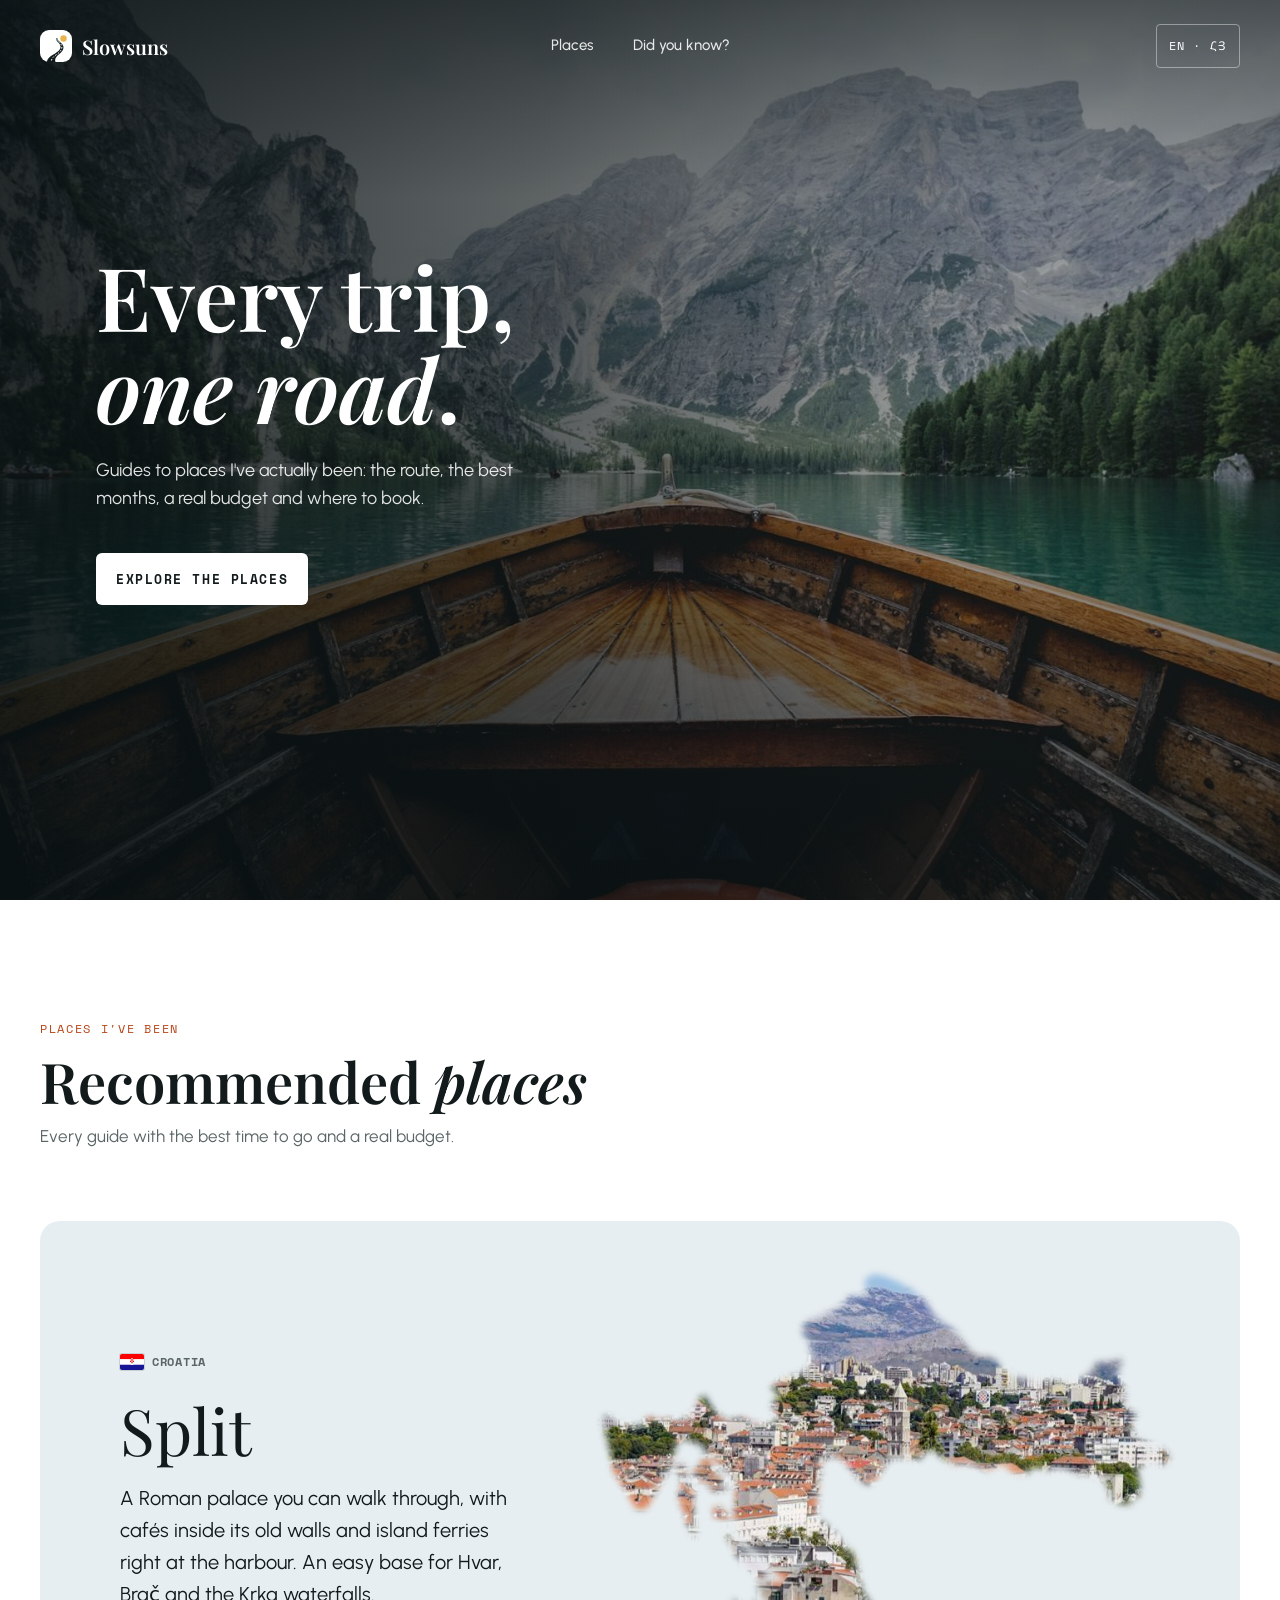
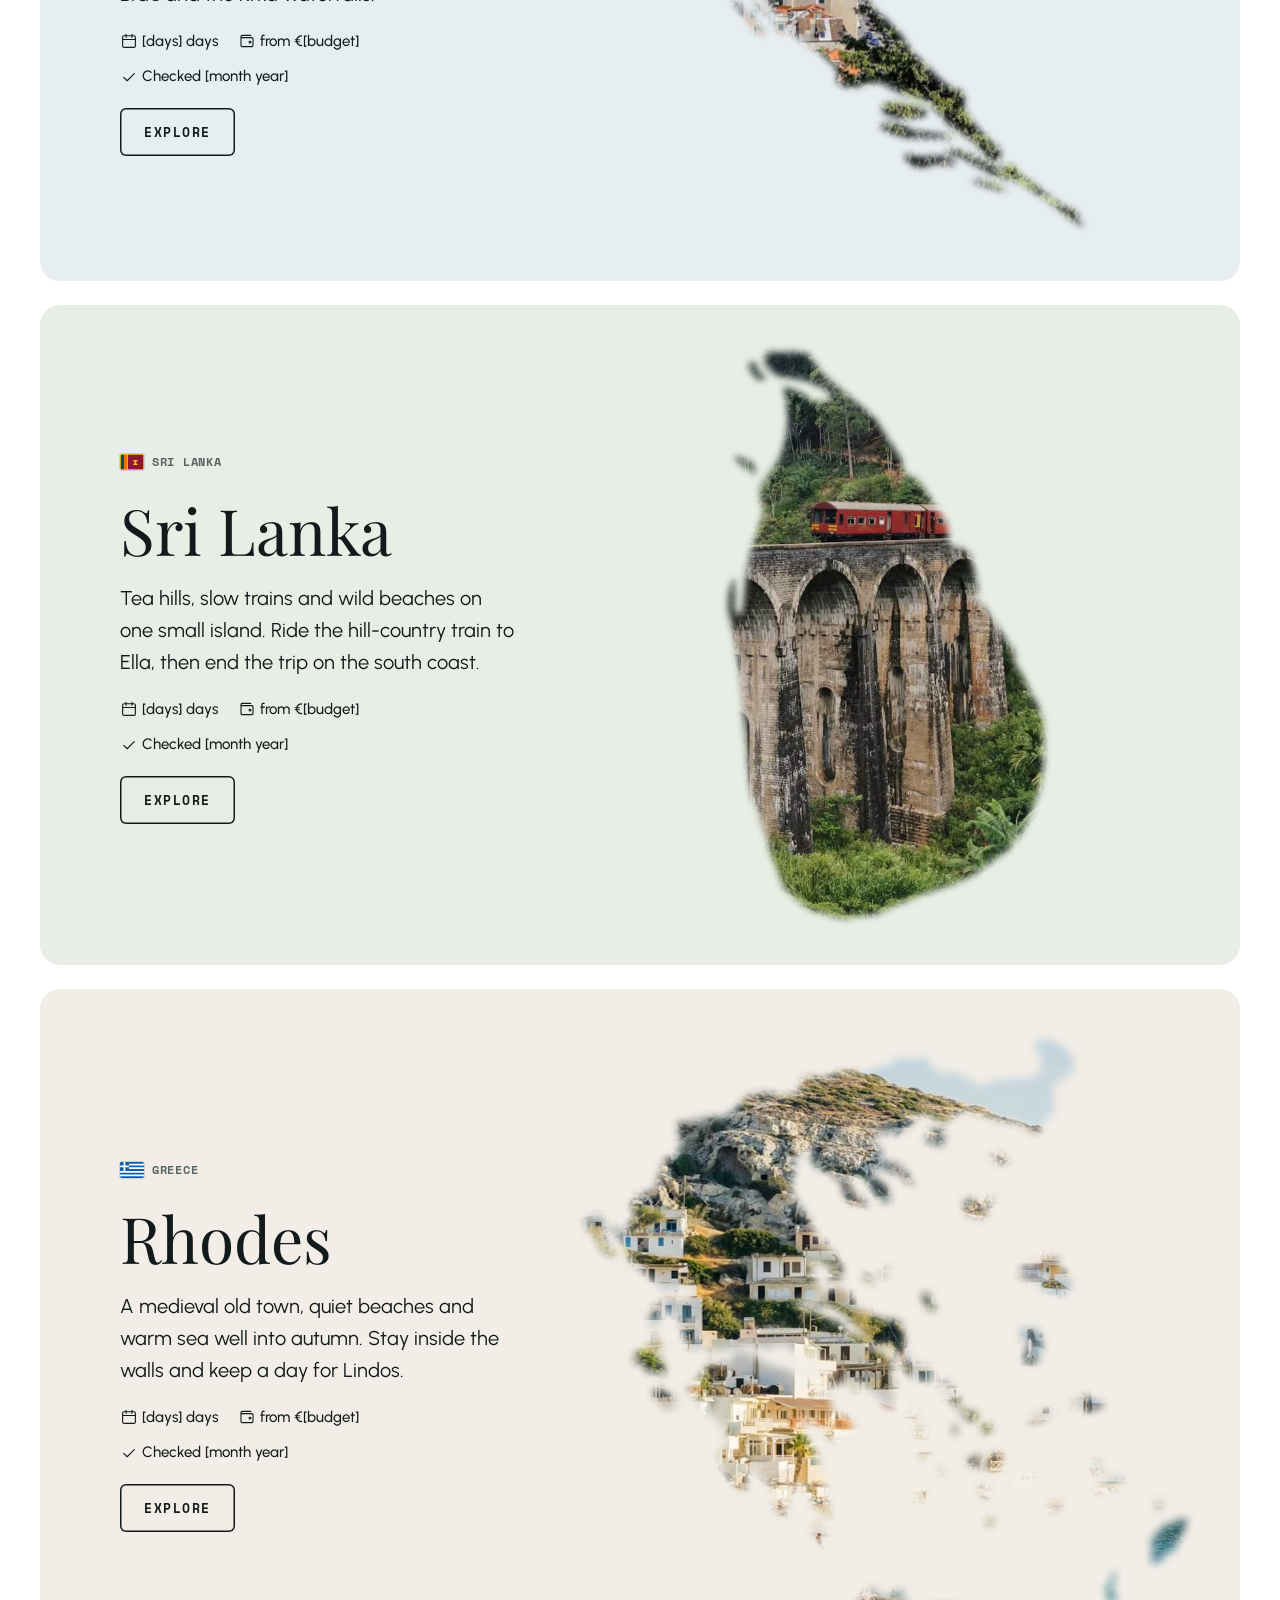
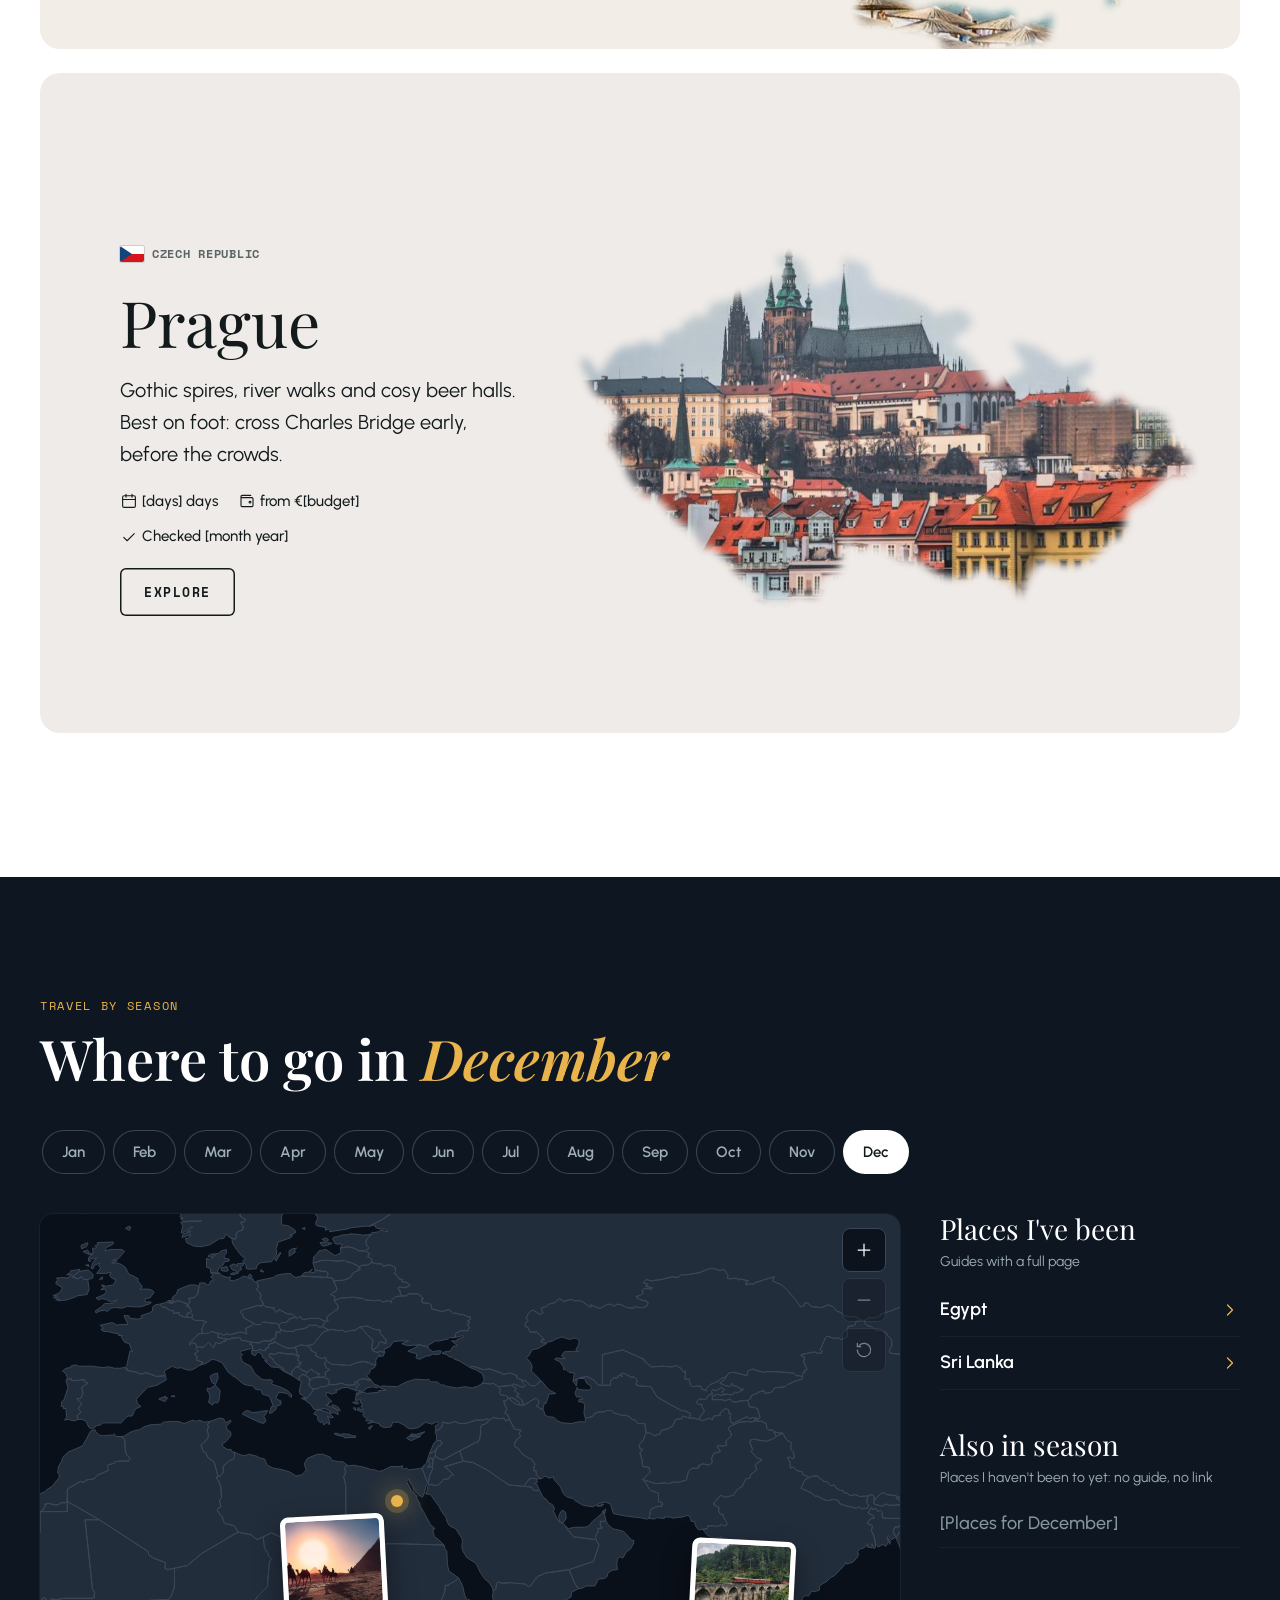
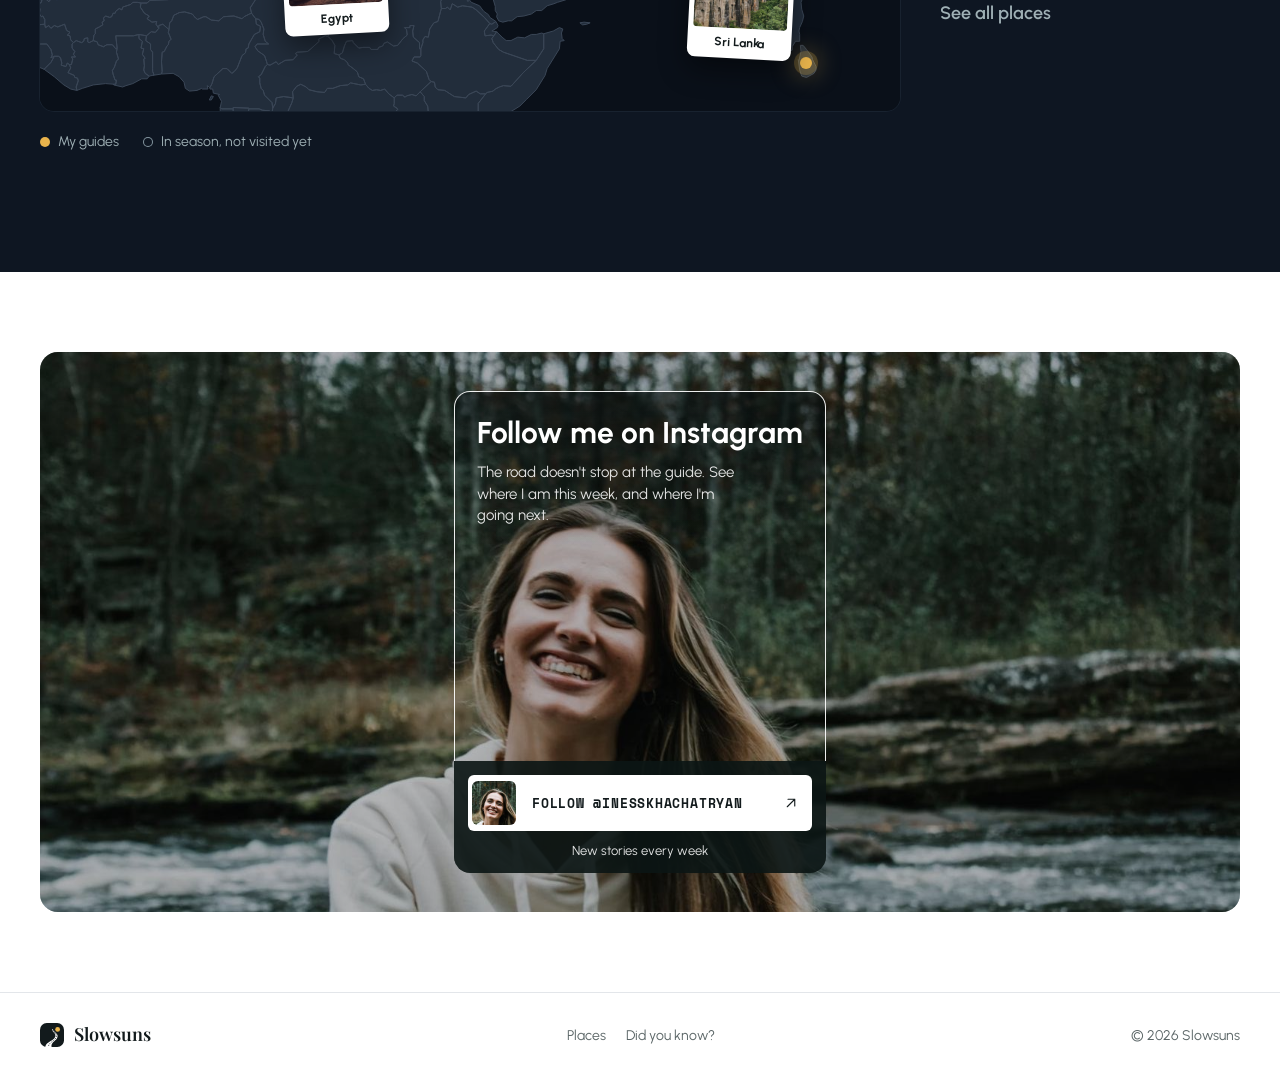
<file: index.html>
<!doctype html>
<html lang="en">
<head>
<meta charset="utf-8">
<meta name="viewport" content="width=device-width, initial-scale=1">
<title>Home · Slowsuns</title>
<link rel="stylesheet" href="tokens.css">
<link rel="stylesheet" href="components/index.css">
<script src="components/site.js" defer></script>
</head>
<body data-en-only>
<a class="skip-link" href="#main">Skip to content</a>

<!-- 1 · Hero: full-bleed moody photo, text left, no cards -->
<section class="hero" aria-label="Intro">
  <div class="hero__photo"><img src="assets/photos/hero.jpg" alt=""></div>
  <header class="site-header site-header--photo">
    <a class="logo" href="index.html"><svg class="logo__mark" viewBox="0 0 32 32" aria-hidden="true"><rect class="logo__tile" width="32" height="32" rx="9"/><path class="logo__road" d="M7 32 C8 24 21 23.5 20.5 16.5 C20.1 12.5 15.6 11.6 16.2 8.2 L17.4 8.2 C17 11.3 22.8 12.4 23.4 16.6 C24.3 23.8 13.5 25 15.5 32 Z"/><path class="logo__lane" d="M11.4 30.5 C12.4 25 21.6 23.8 21.9 17 C22 13.5 17.6 12 16.8 9.4" fill="none" stroke-width="1" stroke-dasharray="1.6 1.6"/><circle class="logo__sun" cx="23.5" cy="8.5" r="3.2"/></svg>Slowsuns</a>
    <nav class="site-nav" aria-label="Main">
      <a href="places.html" data-hy="Վայրեր">Places</a>
      <a href="facts.html" data-hy="Գիտե՞իր">Did you know?</a>
    </nav>
    <div class="site-header__end">
      <button class="lang-switch" type="button" data-toggle-lang aria-label="Switch language">EN · ՀՅ</button>
      <button class="btn-icon menu-btn" type="button" aria-label="Open menu" aria-expanded="false" aria-controls="menu-sheet" data-menu-open><span class="icon icon--menu icon--24" aria-hidden="true"></span></button>
    </div>
  </header>
<div class="offline-bar" data-offline-bar role="status" hidden><p>You're offline. Photos and the map will load when you're back online.</p><button type="button">Try again</button></div>
<div class="wrap"><div class="lang-note" role="note" hidden><span class="icon icon--info" aria-hidden="true"></span><div><p lang="hy">Այս էջը դեռ հայերեն չկա։ Ստորև՝ անգլերեն տարբերակը։</p><p class="lang-note__en">This page isn't in Armenian yet. Here is the English version.</p></div></div></div>
<div class="menu-sheet" id="menu-sheet" hidden>
  <div class="menu-sheet__top"><a class="logo" href="index.html"><svg class="logo__mark" viewBox="0 0 32 32" aria-hidden="true"><rect class="logo__tile" width="32" height="32" rx="9"/><path class="logo__road" d="M7 32 C8 24 21 23.5 20.5 16.5 C20.1 12.5 15.6 11.6 16.2 8.2 L17.4 8.2 C17 11.3 22.8 12.4 23.4 16.6 C24.3 23.8 13.5 25 15.5 32 Z"/><path class="logo__lane" d="M11.4 30.5 C12.4 25 21.6 23.8 21.9 17 C22 13.5 17.6 12 16.8 9.4" fill="none" stroke-width="1" stroke-dasharray="1.6 1.6"/><circle class="logo__sun" cx="23.5" cy="8.5" r="3.2"/></svg>Slowsuns</a><button class="btn-icon" type="button" aria-label="Close menu" data-menu-close><span class="icon icon--close icon--24" aria-hidden="true"></span></button></div>
  <nav aria-label="Main"><a href="places.html" data-hy="Վայրեր">Places</a>
      <a href="facts.html" data-hy="Գիտե՞իր">Did you know?</a></nav>
  <button class="lang-switch" type="button" data-toggle-lang aria-label="Switch language">EN · ՀՅ</button>
</div>
  <div class="hero__text">
    <h1 class="hero__title" data-hy="Ամեն ճամփորդություն՝ մեկ <em>ճանապարհ</em>։">Every trip, <em>one road</em>.</h1>
    <p class="hero__sub">Guides to places I've actually been: the route, the best months, a real budget and where to book.</p>
    <a class="btn btn--primary btn--mono" href="places.html" data-hy="Բացահայտիր վայրերը">Explore the places</a>
  </div>
  
</section>

<main id="main">
  <!-- 2 · Recommended places: full-width cards that stack on scroll -->
  <section aria-labelledby="rec-title">
    <div class="wrap places-intro">
      <p class="eyebrow">Places I've been</p>
      <h2 class="t-h2" id="rec-title">Recommended <em>places</em></h2>
      <p>Every guide with the best time to go and a real budget.</p>
    </div>
    <div class="place-stack">
      <article class="place-panel tint--split">
        <div class="place-panel__text">
          <span class="label label--plain"><img class="flag" src="assets/flags/hr.svg" alt=""><span>Croatia</span></span>
          <h3 class="place-panel__name">Split</h3>
          <p class="place-panel__desc">A Roman palace you can walk through, with cafés inside its old walls and island ferries right at the harbour. An easy base for Hvar, Brač and the Krka waterfalls.</p>
          <p class="meta"><span><span class="icon icon--calendar" aria-hidden="true"></span>[days] days</span><span><span class="icon icon--wallet" aria-hidden="true"></span>from €[budget]</span><span><span class="icon icon--check" aria-hidden="true"></span>Checked [month year]</span></p>
          <a class="btn btn--outline btn--mono place-panel__explore" href="split.html" aria-label="Explore: open the Split guide">Explore</a>
        </div>
        <div class="place-panel__pic"><div class="place-panel__shape shape--croatia place-panel__shape--tall"><img src="assets/photos/split.jpg" alt=""></div></div>
        <span class="place-panel__dim" aria-hidden="true"></span>
      </article>
      <article class="place-panel tint--srilanka">
        <div class="place-panel__text">
          <span class="label label--plain"><img class="flag" src="assets/flags/lk.svg" alt=""><span>Sri Lanka</span></span>
          <h3 class="place-panel__name">Sri Lanka</h3>
          <p class="place-panel__desc">Tea hills, slow trains and wild beaches on one small island. Ride the hill-country train to Ella, then end the trip on the south coast.</p>
          <p class="meta"><span><span class="icon icon--calendar" aria-hidden="true"></span>[days] days</span><span><span class="icon icon--wallet" aria-hidden="true"></span>from €[budget]</span><span><span class="icon icon--check" aria-hidden="true"></span>Checked [month year]</span></p>
          <a class="btn btn--outline btn--mono place-panel__explore" href="sri-lanka.html" aria-label="Explore: open the Sri Lanka guide">Explore</a>
        </div>
        <div class="place-panel__pic"><div class="place-panel__shape shape--sri-lanka place-panel__shape--tall"><img src="assets/photos/sri-lanka.jpg" alt="" loading="lazy"></div></div>
        <span class="place-panel__dim" aria-hidden="true"></span>
      </article>
      <article class="place-panel tint--rhodes">
        <div class="place-panel__text">
          <span class="label label--plain"><img class="flag" src="assets/flags/gr.svg" alt=""><span>Greece</span></span>
          <h3 class="place-panel__name">Rhodes</h3>
          <p class="place-panel__desc">A medieval old town, quiet beaches and warm sea well into autumn. Stay inside the walls and keep a day for Lindos.</p>
          <p class="meta"><span><span class="icon icon--calendar" aria-hidden="true"></span>[days] days</span><span><span class="icon icon--wallet" aria-hidden="true"></span>from €[budget]</span><span><span class="icon icon--check" aria-hidden="true"></span>Checked [month year]</span></p>
          <a class="btn btn--outline btn--mono place-panel__explore" href="rhodes.html" aria-label="Explore: open the Rhodes guide">Explore</a>
        </div>
        <div class="place-panel__pic"><div class="place-panel__shape shape--greece"><img src="assets/photos/rhodes.jpg" alt="" loading="lazy"></div></div>
        <span class="place-panel__dim" aria-hidden="true"></span>
      </article>
      <article class="place-panel tint--prague">
        <div class="place-panel__text">
          <span class="label label--plain"><img class="flag" src="assets/flags/cz.svg" alt=""><span>Czech Republic</span></span>
          <h3 class="place-panel__name">Prague</h3>
          <p class="place-panel__desc">Gothic spires, river walks and cosy beer halls. Best on foot: cross Charles Bridge early, before the crowds.</p>
          <p class="meta"><span><span class="icon icon--calendar" aria-hidden="true"></span>[days] days</span><span><span class="icon icon--wallet" aria-hidden="true"></span>from €[budget]</span><span><span class="icon icon--check" aria-hidden="true"></span>Checked [month year]</span></p>
          <a class="btn btn--outline btn--mono place-panel__explore" href="prague.html" aria-label="Explore: open the Prague guide">Explore</a>
        </div>
        <div class="place-panel__pic"><div class="place-panel__shape shape--czechia"><img src="assets/photos/prague.jpg" alt="" loading="lazy"></div></div>
        <span class="place-panel__dim" aria-hidden="true"></span>
      </article>
    </div>
  </section>

  <!-- 3 · Map: "Where to go in [month]" (navy) -->
  <section class="month-map-sec" id="map" data-theme="navy" data-month-map aria-labelledby="map-title">
    <div class="wrap">
      <p class="eyebrow">Travel by season</p>
      <h2 class="t-h2" id="map-title">Where to go in <em data-month-name>November</em></h2>
      <div class="months" role="group" aria-label="Choose a month">
          <button type="button" class="month-pill" aria-pressed="false" aria-label="January">Jan</button>
          <button type="button" class="month-pill" aria-pressed="false" aria-label="February">Feb</button>
          <button type="button" class="month-pill" aria-pressed="false" aria-label="March">Mar</button>
          <button type="button" class="month-pill" aria-pressed="false" aria-label="April">Apr</button>
          <button type="button" class="month-pill" aria-pressed="false" aria-label="May">May</button>
          <button type="button" class="month-pill" aria-pressed="false" aria-label="June">Jun</button>
          <button type="button" class="month-pill" aria-pressed="false" aria-label="July">Jul</button>
          <button type="button" class="month-pill" aria-pressed="false" aria-label="August">Aug</button>
          <button type="button" class="month-pill" aria-pressed="false" aria-label="September">Sep</button>
          <button type="button" class="month-pill" aria-pressed="false" aria-label="October">Oct</button>
          <button type="button" class="month-pill" aria-pressed="false" aria-label="November">Nov</button>
          <button type="button" class="month-pill" aria-pressed="false" aria-label="December">Dec</button>
      </div>
      <div class="month-map__grid">
        <div>
          <div class="month-map">
            <div class="month-map__clip">
              <svg class="month-map__land" preserveAspectRatio="none" aria-hidden="true" focusable="false" xmlns="http://www.w3.org/2000/svg" viewBox="0 0 1260 727"><rect class="month-map__sea" width="1260" height="727"/><path class="month-map__countries" d="M789,549L779,554L778,561L771,565L758,569L753,571L743,574L735,581L727,581L720,586L709,589L699,590L691,596L686,596L678,598L672,596L669,590L670,586L667,581L667,575L663,561L664,553L668,549L669,541L671,539L677,541L692,540L695,541L711,542L715,546L720,544L722,540L729,531L741,526L775,521L784,542ZM661,566L661,566L661,566ZM663,585L663,585L663,585ZM664,582L664,582L664,582ZM797,598L806,599L801,601L795,602L791,599ZM296,244L296,244L296,244ZM1005,239L1004,242L996,248L1003,251L1011,253L1014,248L1016,252L1020,252L1026,256L1031,257L1022,262L1019,261L1014,265L1005,264L1001,264L998,261L1003,258L999,254L990,259L986,257L984,260L985,264L980,265L975,272L966,271L961,276L965,279L970,279L970,283L973,288L973,290L967,297L966,301L958,299L951,299L953,292L943,288L940,288L923,279L904,268L895,253L878,252L873,250L875,244L871,239L866,239L855,233L850,235L854,238L848,236L846,240L841,240L836,244L836,251L824,251L824,206L854,199L856,200L885,213L886,216L896,224L911,223L926,224L932,222L939,226L943,232L946,230L945,242L951,242L953,251L955,253L968,252L970,257L977,259L976,256L982,250L995,244L998,241ZM1001,255L1001,255L1001,255ZM1008,268L1008,268L1008,268ZM1015,267L1015,267L1015,267ZM121,155L121,155L121,155ZM115,152L115,152L115,152ZM92,95L87,96L91,92ZM113,126L105,129L96,125L90,124L86,126L82,123L92,119L97,115L96,110L89,111L96,106L107,104L110,100L111,95L107,95L102,91L104,85L97,87L83,87L89,79L86,76L87,72L80,75L78,80L75,80L77,72L83,64L77,66L71,64L78,58L77,50L83,50L81,46L85,45L84,42L108,41L106,45L97,49L95,54L104,52L120,52L124,55L114,66L106,68L113,69L105,72L114,72L119,74L125,78L130,88L137,91L144,95L143,97L150,107L146,110L158,110L165,112L167,115L161,123L154,124L154,129L163,129L162,131L148,136L136,136L128,135L121,138L109,137L104,138L99,143L95,141L88,142L82,145L81,142L90,136L95,131L107,131ZM95,105L92,107L90,104ZM114,34L114,34L114,34ZM133,18L133,18L133,18ZM130,18L133,19L131,24L125,21ZM136,14L136,14L136,14ZM107,39L107,39L107,39ZM110,39L110,39L110,39ZM108,36L108,36L108,36ZM112,34L112,34L112,34ZM65,66L65,66L65,66ZM84,79L84,79L84,79ZM75,69L71,69L71,65ZM71,74L72,77L67,75ZM73,75L73,75L73,75ZM70,44L68,48L61,51L60,46L70,42ZM69,61L69,61L69,61ZM71,54L71,57L77,58L73,60L63,55L70,53ZM58,52L58,52L58,52ZM58,59L58,59L58,59ZM56,61L56,61L56,61ZM70,96L65,96L60,92L56,95L47,92L58,84L71,82L78,89L77,94ZM132,137L132,137L132,137ZM827,440L829,449L825,451L821,450L821,457L824,460L817,461L818,464L814,472L814,476L813,477L782,473L770,459L770,457L774,461L783,459L798,459L804,457L809,451L823,439L825,435ZM827,445L827,445L827,445ZM792,457L792,457L792,457ZM783,457L783,457L783,457ZM799,458L799,458L799,458ZM805,455L805,455L805,455ZM608,181L600,181L598,183L585,186L579,186L573,190L568,192L569,197L566,194L553,191L552,193L548,192L539,193L530,190L540,186L527,186L518,187L512,195L504,198L505,203L499,201L494,203L487,200L496,193L496,189L499,187L507,190L507,184L504,182L503,179L499,176L498,170L490,169L479,164L468,166L462,170L454,171L447,173L443,170L438,171L426,169L423,170L414,165L418,157L422,157L420,151L433,141L436,140L437,135L431,127L441,123L459,122L474,124L476,126L492,127L498,126L501,129L511,127L515,130L515,126L521,121L530,120L537,120L539,117L554,117L562,124L559,125L560,130L570,131L573,133L574,139L589,143L599,140L606,146L609,145L617,148L620,147L627,151L630,150L631,154L626,157L630,159L626,162L629,166L627,171L617,171L609,175ZM533,191L533,191L533,191ZM513,737L524,726L523,724L518,721L519,717L519,709L523,705L531,705L535,708L537,706L545,704L551,706L557,700L563,707L563,713L568,721L569,731L567,736L566,737L513,737ZM789,281L789,281L789,281ZM824,251L836,251L836,244L841,240L846,240L848,236L854,238L850,235L855,233L866,239L871,239L875,244L873,250L878,252L895,253L904,268L923,279L940,288L943,288L953,292L951,299L942,296L940,300L931,301L927,311L919,315L910,317L909,322L900,325L896,322L888,320L886,307L876,307L872,302L867,301L864,297L858,295L853,295L840,291L838,288L829,288L827,290L819,290L813,292L809,297L799,299L797,292L798,280L796,276L789,275L790,271L795,272L793,268L786,268L784,262L787,254L789,257L797,258L804,258L808,256L807,252L801,248L798,241L789,241L787,243L786,252L781,245L791,240L801,238L811,243L818,251ZM460,265L460,265L460,265ZM648,248L660,249L664,248L672,253L675,258L673,261L675,265L682,266L688,270L688,271L686,269L683,274L679,274L684,286L681,292L685,294L688,301L682,303L680,299L673,300L664,298L659,302L657,300L648,302L639,302L630,305L622,307L615,307L608,304L599,307L590,305L589,312L583,317L580,316L579,311L584,307L582,304L574,308L565,305L554,313L543,315L538,313L533,309L525,305L517,305L514,312L505,313L498,310L497,307L488,305L480,307L488,303L477,303L479,301L473,295L475,291L464,287L467,283L468,286L474,286L470,282L473,280L469,275L470,272L462,273L463,267L469,262L476,261L478,263L497,261L496,259L507,258L497,254L501,252L524,253L527,251L537,246L550,242L566,243L569,242L573,246L582,246L588,251L591,250L594,252L610,255L623,253L633,255L642,252ZM485,243L489,249L497,252L494,255L487,253L479,255L476,258L470,261L463,266L463,263L470,259L462,259L461,258L464,255L464,252L468,250L464,246L467,243L476,241L479,243ZM285,349L285,358L277,362L268,370L269,378L265,383L261,385L255,363L246,357L243,350L239,348L236,338L245,330L247,325L245,317L247,311L245,309L249,304L263,299L269,300L272,306L279,302L280,304L273,311L274,316L279,319L280,324L273,333L267,337L268,341L275,345L280,345L281,348ZM282,330L282,330L282,330ZM278,343L278,343L278,343ZM156,618L155,625L162,630L162,638L165,642L165,666L165,670L167,675L165,676L160,677L154,673L152,668L153,662L152,652L154,651L150,645L152,637L148,636L150,626L145,622L145,616ZM966,301L967,297L973,290L973,288L970,283L970,279L965,279L961,276L966,271L975,272L980,265L985,264L984,260L986,257L990,259L999,254L1003,258L998,261L1001,264L1005,264L999,266L993,264L985,267L985,272L1001,272L1002,274L1011,271L1015,275L1020,276L1025,274L1037,273L1040,283L1045,283L1051,285L1055,298L1053,300L1045,298L1039,300L1036,297L1029,300L1015,307L1013,306L1011,301L1012,292L1009,292L1009,287L1004,285L996,292L997,295L987,296L985,302L981,299L970,303ZM1001,255L1001,255L1001,255ZM1002,269L1002,269L1002,269ZM580,316L583,317L589,312L590,305L599,307L608,304L615,307L622,307L630,305L639,302L648,302L657,300L659,302L652,308L647,309L645,314L646,319L644,330L642,334L638,335L615,347L591,360L586,359L579,355L580,346L583,341L589,337L587,332L581,332L581,324L579,320ZM261,175L261,178L261,181L272,183L272,187L269,186L266,189L261,190L258,188L254,196L247,188L240,195L230,195L227,189L223,189L219,192L219,189L230,178L231,176L238,175L247,175L250,172ZM376,50L373,52L374,56L365,62L365,54L370,51ZM346,69L344,66L352,56L353,57ZM362,-10L364,-7L358,-5L354,3L354,16L363,17L373,23L375,27L366,31L370,31L367,35L349,41L346,51L347,55L346,60L339,70L324,71L318,75L317,80L307,81L302,80L302,75L297,69L301,65L296,62L288,52L282,43L281,35L283,36L283,36L286,37L288,33L287,29L290,26L297,23L298,19L294,12L299,12L301,8L293,3L294,-3L292,-7L293,-10L362,-10ZM377,49L377,49L377,49ZM369,36L369,36L369,36ZM371,31L371,31L371,31ZM557,700L551,706L545,704L537,706L535,708L531,705L523,705L519,709L511,703L505,696L499,698L493,697L487,698L482,695L477,689L474,681L467,678L465,671L459,666L451,660L451,658L446,653L440,651L438,646L443,643L446,633L449,626L458,625L459,628L467,636L473,635L483,635L485,638L495,638L496,635L502,633L504,629L509,627L518,633L524,632L532,622L538,617L537,609L534,606L542,606L542,603L548,603L546,611L547,620L556,628L556,637L558,637L558,647L557,649L548,649L545,655L553,658L566,670L570,682L573,685ZM558,637L556,637L556,628L547,620L546,611L548,603L542,603L542,606L534,606L537,609L538,617L532,622L524,632L518,633L509,627L504,629L502,633L496,635L495,638L485,638L483,635L473,635L467,636L459,628L458,625L449,626L446,633L443,643L438,646L431,644L432,632L428,625L422,619L423,614L419,610L416,598L410,596L415,590L413,585L418,580L417,575L420,573L425,561L436,560L436,515L436,509L448,509L448,485L520,483L592,485L593,490L596,494L597,514L599,523L613,533L608,538L600,542L599,544L594,544L593,554L587,568L588,578L583,597L577,599L571,608L569,620L564,619L561,624L561,628ZM1114,634L1114,634L1114,634ZM1113,642L1113,642L1113,642ZM1114,632L1118,632L1123,638L1131,649L1132,653L1137,663L1137,668L1134,673L1123,679L1116,677L1113,668L1111,653L1112,654L1115,641ZM165,283L165,283L165,283ZM183,269L187,269L183,275L174,271L184,267ZM197,268L192,267L197,266ZM163,280L163,280L163,280ZM124,225L128,227L127,229L142,232L145,234L153,234L154,232L163,235L166,236L170,238L184,237L185,243L171,251L158,254L144,268L141,272L143,278L148,282L141,285L138,289L135,296L129,296L124,300L119,306L92,306L89,309L83,310L77,315L72,313L67,303L62,301L56,301L54,296L60,290L56,285L61,278L54,271L60,270L63,262L61,254L70,248L66,246L65,243L59,243L56,244L46,244L46,241L39,243L40,239L37,233L33,230L38,226L45,225L45,223L52,221L57,223L77,223L91,225L102,224L109,226L117,226ZM642,737L642,717L646,712L653,703L655,701L664,699L667,696L673,693L679,691L690,692L708,672L727,654L738,637L738,615L752,611L761,606L766,608L764,614L765,622L768,625L762,626L761,637L743,666L740,676L727,697L713,711L703,721L690,729L682,734L679,737L642,737ZM738,615L738,637L727,654L714,654L679,642L672,638L664,628L662,622L665,618L669,612L677,620L683,625L690,625L700,620L710,621L720,616L727,616L735,614ZM418,157L414,165L409,166L405,163L394,163L392,166L386,168L373,170L372,172L361,172L353,170L350,165L351,162L354,159L361,159L365,154L374,151L377,153L381,150L385,155L395,153L408,153ZM345,188L335,191L335,196L330,197L331,200L325,200L321,198L319,200L310,200L312,199L311,192L307,191L311,188L321,189L327,186L339,186L340,183ZM-10,638L-9,638L-6,632L1,630L10,630L16,638L18,646L16,650L21,648L21,648L16,657L9,664L6,667L-6,662L-6,658L-10,656L-10,638ZM-6,661L-6,661L-6,661ZM420,215L417,218L419,225L424,228L418,232L418,237L416,239L407,239L409,234L405,233L397,227L392,232L382,228L378,224L381,222L379,219L383,218L377,214L380,207L376,208L377,204L374,195L382,192L391,193L397,197L397,200L405,204L404,208L413,212L418,210ZM-10,567L-3,572L-3,572L0,579L-1,586L2,590L4,589L7,594L7,601L-4,602L-10,600L-10,567ZM592,444L592,444L592,444ZM654,549L654,549L654,549ZM775,521L741,526L729,531L722,540L720,544L715,546L711,542L695,541L692,540L677,541L671,539L669,541L668,549L664,553L663,548L658,540L651,534L645,525L639,512L625,503L619,493L618,486L619,480L618,475L609,461L600,457L596,450L595,445L588,435L585,429L572,411L565,410L567,406L569,396L582,398L587,394L591,389L599,388L601,384L606,382L593,370L618,363L620,362L634,364L655,375L687,397L707,399L709,399L720,400L723,405L732,405L737,415L742,418L744,422L751,426L754,432L752,435L758,447L761,451L766,453L770,457L770,459L782,473L813,477L814,476L819,485L811,509ZM589,440L589,440L589,440ZM235,732L235,732L235,732ZM297,219L297,219L297,219ZM1270,137L1264,135L1244,143L1231,147L1232,149L1224,152L1214,152L1209,156L1203,156L1195,150L1189,151L1178,149L1175,145L1167,142L1162,136L1155,133L1145,137L1132,136L1128,134L1125,130L1120,131L1120,134L1114,136L1108,127L1096,113L1087,104L1073,98L1076,92L1062,96L1047,101L1046,103L1040,102L1034,104L1035,99L1038,98L1025,95L1023,97L1021,94L1010,95L1007,94L1008,90L1002,81L996,83L987,80L981,80L966,86L948,89L939,89L935,93L926,92L910,96L896,98L888,96L884,101L891,103L887,106L897,108L896,110L885,109L882,112L884,116L880,119L873,121L878,125L889,128L891,130L889,135L884,137L876,137L872,135L870,138L859,137L852,133L846,132L841,135L836,132L830,133L821,138L818,138L807,133L807,137L800,132L792,127L782,127L779,125L767,128L761,124L754,130L745,132L743,135L734,138L737,145L732,147L723,141L719,142L715,147L712,153L715,156L711,160L711,165L715,166L718,173L728,173L739,184L734,185L734,187L742,190L730,197L721,199L716,208L712,210L719,218L721,224L720,230L734,244L725,252L718,251L712,245L708,244L698,240L699,237L689,233L678,235L676,233L659,227L649,228L638,224L632,223L630,225L614,215L608,213L604,210L599,209L596,206L589,204L593,202L601,201L605,194L612,193L603,186L612,186L611,184L621,180L620,178L608,181L609,175L617,171L627,171L629,166L626,162L630,159L626,157L631,154L630,150L627,151L620,147L617,148L609,145L606,146L599,140L589,143L574,139L573,133L570,131L560,130L559,125L562,124L554,117L539,117L537,120L530,120L528,117L527,111L524,109L526,107L535,108L542,105L539,101L530,99L531,96L526,95L523,90L519,87L521,84L520,78L514,75L508,75L503,77L501,73L494,73L486,71L486,66L480,62L483,58L477,54L482,50L478,45L478,38L485,30L485,28L496,26L499,24L510,26L505,22L498,22L492,20L491,16L482,18L500,9L524,-7L527,-10L1270,-10ZM727,200L727,200L727,200ZM399,81L395,85L402,86L403,82L413,84L419,84L422,87L421,93L383,91L387,86L394,85L399,81ZM552,193L553,191L566,194L569,197L576,202L585,200L588,201L586,205L580,206L576,205L570,208L566,208L556,213L551,211L552,205L539,201L553,194ZM487,200L494,203L499,201L505,203L503,208L497,209L497,206L492,214L492,221L485,220L483,218L474,216L463,218L454,222L427,220L420,215L418,210L413,212L404,208L405,204L397,200L397,197L391,193L400,191L415,173L423,170L426,169L438,171L443,170L447,173L454,171L462,170L468,166L472,168L477,174L485,182L488,186L486,194ZM766,453L761,451L760,443L763,436L766,434L770,437L771,446ZM39,243L46,241L46,244L56,244L59,243L65,243L66,246L70,248L61,254L63,262L60,270L54,271L61,278L56,285L60,290L54,296L56,301L50,303L41,301L36,302L39,298L38,285L34,285L35,282L31,282L32,275L35,272L38,264L41,254L38,244ZM431,127L437,135L436,140L433,141L420,151L422,157L418,157L408,153L395,153L385,155L381,150L377,153L374,151L370,147L362,146L350,140L347,144L342,140L344,138L331,136L327,133L325,135L327,130L322,123L324,120L322,115L317,111L320,106L318,100L318,98L318,98L342,93L346,90L355,88L367,87L372,92L375,93L383,91L421,93L429,94L430,98L435,109L434,113L429,115L426,118L432,121ZM1075,319L1079,326L1073,330L1063,333L1046,330L1041,331L1040,335L1044,345L1042,348L1050,357L1058,360L1048,367L1050,375L1041,382L1040,387L1034,388L1029,399L1022,403L1016,412L1004,415L998,412L988,422L987,426L995,430L994,435L997,440L1001,440L1001,443L1006,452L1006,456L1002,457L1000,455L990,458L988,457L978,457L978,461L971,462L965,463L961,458L959,451L954,450L953,446L950,441L941,444L930,445L929,446L923,444L915,444L915,446L903,445L900,447L892,446L895,433L902,429L911,428L912,423L906,421L906,409L895,405L892,402L888,395L883,389L902,395L916,394L922,395L927,393L935,393L947,390L950,377L956,372L961,373L966,371L964,369L971,366L980,368L985,364L984,358L987,351L997,348L992,340L993,339L998,340L1006,339L1005,333L1013,325L1012,320L1008,314L1013,310L1025,305L1039,304L1042,305L1048,303L1058,304L1064,307L1065,314L1068,317L1073,316ZM857,506L857,506L857,506ZM789,549L784,542L775,521L811,509L819,485L814,476L814,472L818,464L817,461L824,460L821,457L821,450L825,451L829,449L832,455L839,461L855,465L867,478L870,478L870,482L865,491L859,495L854,504L849,502L846,506L845,514L846,521L838,522L832,526L831,531L827,534L818,535L813,545L800,545L795,548ZM827,440L825,435L829,432ZM827,445L827,445L827,445ZM293,-10L292,-7L294,-3L293,3L301,8L299,12L294,12L298,19L297,23L290,26L287,29L288,33L286,37L283,36L277,34L273,29L269,36L263,36L249,45L236,48L225,47L215,42L213,36L217,36L221,30L210,34L208,34L210,29L221,26L215,26L224,19L220,20L212,26L207,28L209,17L206,12L218,11L231,11L237,10L226,10L210,11L206,7L210,6L205,4L208,-2L221,-7L227,-8L239,-7L243,-9L228,-9L229,-10L293,-10ZM205,11L205,11L205,11ZM207,21L207,21L207,21ZM234,698L234,698L234,698ZM310,585L316,593L317,601L323,604L322,612L314,616L306,630L305,636L302,637L301,643L296,647L289,665L285,670L281,673L274,666L268,666L255,678L252,688L249,694L245,691L246,696L238,696L237,695L230,698L219,699L213,695L211,686L204,678L195,673L178,674L179,670L178,656L179,642L182,641L186,633L188,631L189,626L192,623L188,613L189,609L190,599L193,596L196,588L204,584L212,583L223,586L228,592L231,594L240,590L243,590L251,595L262,596L269,590L284,589L296,593L299,590L307,586ZM310,585L307,586L299,590L296,593L284,589L269,590L262,596L251,595L243,590L240,590L231,594L228,592L223,586L212,583L204,584L196,588L193,596L190,599L189,609L180,601L174,603L174,607L170,601L171,597L164,598L157,593L160,589L153,585L147,576L148,570L157,570L161,566L188,565L192,560L196,550L197,545L197,519L216,515L236,498L290,466L309,470L318,477L327,473L329,490L334,497L334,500L339,505L336,510L333,546L319,560L308,577ZM218,136L214,135L216,132L203,127L197,129L187,127L196,126L193,123L200,117L202,111L219,104L228,104L233,106L231,117L227,122L217,124L220,127L217,133ZM197,129L193,131L186,129ZM222,103L222,103L222,103ZM217,103L217,103L217,103ZM207,105L207,105L207,105ZM210,104L210,104L210,104ZM205,108L205,108L205,108ZM193,124L193,124L193,124ZM227,102L227,102L227,102ZM1213,413L1211,422L1214,427L1212,431L1203,432L1200,429L1196,431L1179,427L1171,424L1170,420L1164,418L1154,420L1148,418L1139,413L1137,414L1129,408L1115,402L1118,395L1121,389L1127,386L1132,384L1139,384L1141,386L1149,392L1153,392L1158,398L1164,397L1166,401L1172,405L1177,405L1177,408L1183,409L1187,413L1194,411L1201,414ZM-10,413L0,410L7,407L11,403L18,399L28,386L28,382L26,379L27,370L32,362L33,357L41,349L62,340L68,330L74,318L81,316L81,318L87,324L93,325L101,324L107,324L109,322L111,326L118,326L118,326L124,330L125,347L127,353L132,358L130,362L116,362L110,363L109,365L99,368L99,373L101,375L93,379L85,382L79,388L67,390L65,393L59,392L52,396L40,403L40,416L39,423L31,423L27,426L21,426L13,424L7,425L8,428L3,435L0,436L-5,450L-10,454L-10,413ZM-10,454L-5,450L0,436L3,435L8,428L7,425L13,424L21,426L27,426L31,423L39,423L40,416L40,416L40,421L40,436L0,436L0,467L-8,469L-10,471L-10,454ZM378,224L382,228L392,232L388,236L384,235L379,240L380,244L370,237L369,236L369,231L375,224ZM1270,206L1270,206L1255,205L1246,204L1244,200L1248,193L1248,187L1246,182L1242,178L1240,174L1230,170L1224,170L1218,165L1211,163L1208,159L1209,156L1209,156L1214,152L1224,152L1232,149L1231,147L1244,143L1264,135L1270,137L1270,206ZM468,166L479,164L490,169L498,170L499,176L503,179L504,182L507,184L507,190L499,187L496,189L496,193L487,200L486,194L488,186L485,182L477,174L472,168ZM236,221L235,221L236,221ZM-10,471L-8,469L0,467L0,436L40,436L40,421L87,448L66,448L77,550L80,554L79,563L34,563L25,565L16,564L13,568L6,562L3,564L2,569L-3,572L-3,572L-10,567L-10,471ZM322,317L322,317L322,317ZM319,315L319,315L319,315ZM7,601L7,594L4,589L2,590L-1,586L0,579L-3,572L2,569L3,564L6,562L13,568L16,564L25,565L34,563L79,563L80,554L77,550L66,448L87,448L159,495L159,499L166,504L184,511L183,519L187,521L197,519L197,545L196,550L192,560L188,565L161,566L157,570L148,570L143,569L136,569L133,572L121,576L120,580L116,578L111,582L110,585L107,585L105,590L102,591L96,589L93,592L94,596L91,598L92,602L87,605L81,608L81,615L79,617L78,625L72,628L70,627L70,621L65,622L64,626L61,628L53,625L49,628L45,624L44,618L40,617L44,613L39,610L36,601L26,605L21,603L16,607L13,603L8,606ZM1035,712L1035,712L1035,712ZM1036,701L1036,701L1036,701ZM407,239L416,239L422,242L424,246L423,250L418,253L411,253L407,256L399,256L394,251L395,244L401,240ZM220,144L224,148L222,152L216,151L215,146ZM399,81L399,81L399,81ZM421,93L422,87L419,84L413,84L403,82L400,72L413,68L423,68L438,69L447,68L449,70L455,71L468,77L466,81L470,81L459,86L455,93L445,97L430,98L429,94ZM261,181L261,178L261,181ZM261,385L265,383L269,378L268,370L277,362L285,358L285,349L294,353L300,354L306,352L318,355L321,357L329,359L333,368L341,372L356,375L366,378L375,384L384,382L390,375L387,366L392,358L401,354L407,352L414,352L425,356L428,361L438,363L444,363L450,368L446,372L448,378L445,385L448,398L448,485L448,509L436,509L436,515L388,490L339,467L327,473L318,477L309,470L290,466L285,457L270,453L267,444L260,435L260,432L265,429L263,420L266,415L265,400L262,392L258,386ZM6,667L9,664L16,657L21,648L27,648L30,650L32,658L31,661L38,663L40,658L43,660L45,665L41,672L50,676L51,679L55,680L56,684L53,693L54,698L45,696L35,690L21,678ZM581,332L587,332L589,337L583,341L580,346L574,350L571,350L577,336ZM468,77L455,71L449,70L447,68L438,69L423,68L413,68L400,72L401,63L404,60L409,54L419,52L432,61L441,57L440,50L450,48L460,50L467,54L477,54L483,58L480,62L486,66L486,71L480,75L473,75ZM1005,264L1014,265L1019,261L1022,262L1031,257L1026,256L1020,252L1016,252L1014,248L1011,253L1003,251L996,248L1004,242L1005,239L1009,233L1015,232L1021,233L1036,237L1037,230L1044,227L1052,230L1062,232L1064,231L1078,231L1104,233L1108,237L1114,237L1117,240L1117,242L1106,245L1095,250L1092,253L1076,255L1072,261L1062,263L1061,259L1052,261L1052,262L1042,266L1041,271L1037,273L1025,274L1020,276L1015,275L1011,271L1002,274L1001,272L985,272L985,267L993,264L999,266ZM1008,268L1008,268L1008,268ZM1015,267L1015,267L1015,267ZM1002,269L1002,269L1002,269ZM730,392L730,392L730,392ZM732,405L723,405L720,400L709,399L717,388L723,387L727,388L729,393L724,395L728,396ZM392,232L397,227L405,233L409,234L407,239L401,240L395,244L394,240L388,236ZM566,737L567,736L569,731L568,721L563,713L563,707L557,700L573,685L578,686L579,693L583,697L593,698L607,707L624,709L628,704L639,699L645,703L653,703L646,712L642,717L642,737L566,737ZM753,208L753,208L753,208ZM755,206L755,206L755,206ZM784,201L784,201L784,201ZM1005,239L998,241L995,244L982,250L976,256L977,259L970,257L968,252L955,253L953,251L951,242L945,242L946,230L943,232L939,226L932,222L926,224L911,223L896,224L886,216L885,213L856,200L854,199L824,206L824,251L818,251L811,243L801,238L791,240L781,245L783,233L775,232L771,228L767,228L767,224L761,216L754,213L756,211L770,212L764,208L768,202L782,201L790,202L785,199L789,192L790,186L786,182L781,182L776,184L765,180L756,183L751,186L743,188L742,190L734,187L734,185L739,184L728,173L718,173L715,166L711,165L711,160L715,156L712,153L715,147L719,142L723,141L732,147L737,145L734,138L743,135L745,132L754,130L761,124L767,128L779,125L782,127L792,127L800,132L807,137L807,133L818,138L821,138L830,133L836,132L841,135L846,132L852,133L859,137L870,138L872,135L876,137L884,137L889,135L891,130L889,128L878,125L873,121L880,119L884,116L882,112L885,109L896,110L897,108L887,106L891,103L884,101L888,96L896,98L910,96L926,92L935,93L939,89L948,89L966,86L981,80L987,80L996,83L1002,81L1008,90L1007,94L1010,95L1021,94L1023,97L1025,95L1038,98L1035,99L1034,104L1040,102L1046,103L1047,101L1062,96L1076,92L1073,98L1087,104L1096,113L1108,127L1114,136L1120,134L1120,131L1125,130L1128,134L1132,136L1145,137L1155,133L1162,136L1167,142L1175,145L1178,149L1189,151L1195,150L1203,156L1196,157L1194,163L1184,165L1182,171L1183,179L1181,181L1173,184L1171,182L1163,182L1153,179L1151,181L1143,199L1146,201L1145,204L1139,204L1135,202L1115,206L1115,208L1120,209L1119,217L1124,228L1119,230L1121,232L1117,234L1117,240L1114,237L1108,237L1104,233L1078,231L1064,231L1062,232L1052,230L1044,227L1037,230L1036,237L1021,233L1015,232L1009,233ZM579,355L586,359L591,360L615,347L620,362L618,363L593,370L606,382L601,384L599,388L591,389L587,394L582,398L569,396L569,393L571,383L575,374L575,370L576,359ZM230,195L240,195L247,188L254,196L258,188L261,190L266,189L269,186L272,187L272,183L279,184L280,182L293,181L295,185L311,188L307,191L311,192L312,199L310,197L294,201L293,203L297,206L294,209L296,215L299,218L309,223L315,234L325,242L329,243L339,243L341,245L339,249L353,254L363,259L369,265L368,269L362,263L350,261L346,268L346,271L353,274L353,279L346,282L346,286L340,291L336,292L339,282L342,282L339,274L336,267L326,264L324,258L316,257L312,252L304,251L298,249L286,239L282,237L275,231L267,218L258,214L252,213L243,219L236,221L238,217L229,214L231,209L226,205L232,201L228,197ZM296,244L296,244L296,244ZM297,219L297,219L297,219ZM271,232L271,232L271,232ZM314,258L314,258L314,258ZM291,306L291,306L291,306ZM334,288L328,297L331,303L328,307L321,305L296,293L300,289L305,288L311,291L321,290L325,289ZM262,256L264,260L262,274L260,277L255,276L253,280L247,276L249,268L248,263L245,259L245,255L249,256L257,251ZM248,278L248,278L248,278ZM246,254L246,254L246,254ZM580,346L579,355L576,359L572,357L569,362L572,366L568,371L575,370L575,374L571,383L569,393L568,394L560,373L563,368L566,365L571,350L574,350ZM563,368L560,373L560,372ZM576,359L575,370L568,371L572,366L569,362L572,357ZM25,98L25,98L25,98ZM58,84L47,92L56,95L60,92L65,96L70,96L72,110L69,118L54,120L53,121L39,126L26,127L29,125L23,126L27,123L20,123L25,120L19,120L29,115L33,108L23,102L26,96L24,94L33,93L42,94L41,93L47,89L39,89L44,86L45,83L54,82L58,81ZM659,302L664,298L673,300L680,299L682,303L688,301L695,315L705,317L702,321L704,326L699,330L696,334L695,340L701,344L707,352L716,358L719,358L725,366L723,376L727,376L727,382L734,388L727,388L723,387L717,388L709,399L707,399L687,397L655,375L634,364L620,362L615,347L638,335L642,334L644,330L646,319L645,314L647,309L652,308ZM826,425L823,428L816,428ZM799,299L809,297L813,292L819,290L827,290L829,288L838,288L840,291L853,295L858,295L864,297L867,301L872,302L876,307L886,307L888,320L884,331L878,338L879,344L883,345L879,350L882,360L883,370L892,371L894,378L883,389L888,395L892,402L895,405L906,409L906,421L912,423L911,428L902,429L895,433L892,446L889,447L880,445L861,443L840,439L836,425L828,422L820,424L810,429L796,427L784,420L781,417L771,414L767,410L762,399L753,389L752,385L746,387L740,384L734,388L727,382L727,376L723,376L725,366L719,358L716,358L707,352L701,344L695,340L696,334L699,330L704,326L702,321L705,317L695,315L688,301L685,294L681,292L684,286L679,274L683,274L686,269L688,271L693,276L698,279L704,280L709,280L724,271L727,270L731,274L730,279L727,281L734,286L737,285L740,295L745,297L753,298L758,303L765,306L778,307L792,304L799,305ZM1270,485L1267,485L1266,476L1263,464L1259,466L1255,473L1252,471L1250,465L1252,459L1259,458L1265,448L1261,446L1241,446L1234,445L1234,437L1231,434L1227,436L1224,431L1220,433L1218,430L1213,438L1221,442L1222,446L1217,446L1212,453L1220,457L1218,464L1222,472L1224,483L1224,489L1221,490L1219,483L1219,489L1212,488L1213,483L1208,489L1201,491L1198,494L1199,500L1196,505L1191,510L1182,513L1181,510L1178,515L1164,530L1159,532L1153,538L1146,542L1142,546L1142,551L1136,553L1130,553L1126,560L1122,559L1118,561L1115,569L1116,579L1119,589L1117,597L1113,606L1112,611L1113,616L1113,626L1107,626L1102,634L1102,639L1095,641L1093,643L1091,650L1085,653L1078,649L1073,643L1070,637L1070,631L1063,614L1056,605L1051,593L1047,576L1041,569L1041,565L1036,557L1034,552L1032,538L1028,525L1027,515L1026,511L1028,502L1028,495L1025,491L1030,488L1024,488L1026,485L1021,482L1018,487L1021,490L1018,495L1006,500L999,499L994,495L981,482L996,478L999,473L989,475L984,474L977,470L971,462L971,462L978,461L978,457L988,457L990,458L1000,455L1002,457L1006,456L1006,452L1001,443L1001,440L997,440L994,435L995,430L987,426L988,422L998,412L1004,415L1016,412L1022,403L1029,399L1034,388L1040,387L1041,382L1050,375L1048,367L1058,360L1050,357L1042,348L1044,345L1040,335L1041,331L1046,330L1063,333L1073,330L1079,326L1088,321L1094,331L1102,336L1100,338L1100,345L1104,349L1105,357L1102,359L1099,356L1095,357L1099,364L1099,372L1104,371L1109,376L1117,378L1117,381L1127,386L1121,389L1118,395L1115,402L1129,408L1137,414L1139,413L1148,418L1154,420L1164,418L1170,420L1171,424L1179,427L1196,431L1200,429L1203,432L1212,431L1214,427L1211,422L1213,413L1219,411L1222,414L1222,420L1222,425L1233,428L1240,425L1245,427L1261,426L1260,419L1255,417L1256,415L1260,415L1268,413L1269,410L1270,409L1270,485ZM1270,640L1270,640L1270,640ZM1266,623L1266,623L1266,623ZM1268,613L1268,613L1268,613ZM1270,607L1269,611L1269,611L1266,607L1269,601L1270,592L1270,607ZM1269,595L1269,595L1269,595ZM1027,615L1027,615L1027,615ZM1031,651L1031,651L1031,651ZM414,165L423,170L415,173L400,191L391,193L382,192L374,195L369,197L361,196L356,194L345,188L340,183L345,182L346,173L352,173L353,170L361,172L372,172L373,170L386,168L392,166L394,163L405,163L409,166ZM-10,600L-4,602L7,601L8,606L13,603L16,607L21,603L26,605L36,601L39,610L44,613L40,617L44,618L45,624L49,628L47,630L47,636L51,641L49,645L52,649L46,649L48,652L46,660L43,660L40,658L38,663L31,661L32,658L30,650L27,648L21,648L21,648L16,650L18,646L16,638L10,630L1,630L-6,632L-9,638L-10,638L-10,600ZM483,308L483,308L483,308ZM395,286L395,286L395,286ZM398,293L398,293L398,293ZM396,283L396,283L396,283ZM397,287L397,287L397,287ZM389,273L383,270L386,269ZM429,279L437,283L440,288L433,286L427,281ZM433,277L433,277L433,277ZM435,277L435,277L435,277ZM444,281L444,281L444,281ZM446,259L446,259L446,259ZM431,292L431,292L431,292ZM425,313L425,313L425,313ZM475,321L475,321L475,321ZM473,303L473,303L473,303ZM472,306L472,306L472,306ZM455,303L455,303L455,303ZM452,302L452,302L452,302ZM454,310L454,310L454,310ZM453,307L453,307L453,307ZM470,293L470,293L470,293ZM461,296L461,296L461,296ZM459,305L459,305L459,305ZM466,308L466,308L466,308ZM440,296L440,296L440,296ZM441,299L441,299L441,299ZM443,306L443,306L443,306ZM448,297L448,297L448,297ZM448,294L448,294L448,294ZM451,296L451,296L451,296ZM445,304L445,304L445,304ZM462,288L459,284L462,284ZM465,275L467,278L462,278L458,276ZM457,261L457,261L457,261ZM454,267L454,267L454,267ZM453,298L453,298L453,298ZM443,301L443,301L443,301ZM483,316L481,313L487,310ZM434,321L440,323L445,322L454,323L457,325L462,325L463,327L446,328L445,326L435,324L431,322ZM464,246L468,250L464,252L464,255L461,258L450,254L442,255L437,258L433,257L435,261L428,264L420,261L419,266L428,275L422,276L424,278L419,280L427,283L436,287L437,294L431,291L424,292L430,298L426,299L421,296L424,303L424,309L421,305L416,309L413,303L411,306L407,302L407,296L401,293L405,288L410,287L423,291L426,289L417,285L406,287L401,286L397,279L391,275L388,270L392,269L400,259L399,256L407,256L411,253L418,253L423,250L432,250L442,248L451,251L462,250L461,246ZM145,616L145,622L150,626L148,636L152,637L150,645L154,651L152,652L153,662L152,668L154,673L160,677L157,681L149,681L136,688L126,691L121,693L108,690L108,689L109,689L111,689L112,683L110,683L107,674L106,669L109,664L112,655L115,652L112,642L113,636L111,618L137,618ZM261,175L250,172L247,175L238,175L237,169L240,162L244,158L236,156L227,156L222,152L224,148L220,144L222,142L218,136L217,133L220,127L217,124L227,122L231,117L233,106L234,101L242,101L245,104L248,103L250,98L254,98L253,94L250,92L254,90L250,86L263,87L268,91L275,93L279,92L278,97L283,98L292,95L298,91L303,92L308,95L312,95L313,99L318,100L320,106L317,111L322,115L324,120L322,123L327,130L325,135L319,134L296,141L293,144L297,147L298,152L313,160L311,163L301,168L303,176L299,174L293,173L278,177L272,175L270,178L264,175ZM311,92L307,94L305,90L308,88ZM318,98L318,98L318,98ZM282,92L282,92L282,92ZM246,87L246,87L246,87ZM249,88L249,88L249,88ZM672,253L664,248L660,249L648,248L651,243L648,234L640,229L630,225L632,223L638,224L649,228L659,227L676,233L678,235L689,233L699,237L698,240L708,244L705,245L711,251L708,254L694,249L691,251ZM283,737L283,725L283,723L306,724L306,725L306,725L305,731L306,736L313,734L317,735L319,737L283,737ZM260,233L261,240L257,250L252,247L249,238L251,236ZM238,175L231,176L230,178L219,189L219,192L223,189L227,189L230,195L228,197L232,201L226,205L231,209L229,214L238,217L236,221L236,221L235,221L224,228L219,229L211,227L207,225L201,226L194,223L185,228L182,231L184,237L170,238L166,236L163,235L154,232L153,234L145,234L142,232L127,229L128,227L124,225L127,223L132,200L136,202L133,197L131,190L124,188L119,180L121,178L115,178L116,176L98,172L93,172L89,169L93,168L88,163L106,159L113,163L116,162L129,162L123,149L130,149L132,153L143,154L150,152L148,149L160,145L165,142L165,136L169,133L176,132L180,137L183,136L190,141L196,142L196,146L204,144L204,148L212,151L216,151L222,152L227,156L236,156L244,158L240,162L237,169ZM131,195L131,195L131,195ZM388,20L388,23L384,21ZM384,22L384,22L384,22ZM395,24L395,24L395,24ZM527,-10L524,-7L500,9L482,18L475,18L456,20L450,22L424,26L426,24L422,22L418,24L419,20L405,17L404,13L407,5L403,0L404,-3L401,-8L404,-10L527,-10ZM412,20L412,20L412,20ZM414,20L414,20L414,20ZM405,18L405,18L405,18ZM410,23L410,23L410,23ZM407,23L407,23L407,23ZM573,685L570,682L566,670L553,658L545,655L548,649L557,649L558,647L558,637L561,628L561,624L564,619L569,620L571,608L577,599L583,597L588,578L594,578L597,576L601,580L604,571L612,576L619,574L633,576L639,580L651,591L659,600L651,611L652,618L661,617L665,618L662,622L664,628L672,638L679,642L714,654L727,654L708,672L690,692L679,691L673,693L667,696L664,699L655,701L653,703L645,703L639,699L628,704L624,709L607,707L593,698L583,697L579,693L578,686ZM477,54L467,54L460,50L450,48L440,50L443,44L433,44L429,37L430,34L437,33L441,31L454,30L454,29L468,30L472,31L485,30L478,38L478,45L482,50ZM419,41L428,43L421,46L414,47L410,42ZM423,38L418,40L413,37L419,35ZM428,42L428,42L428,42ZM588,578L587,568L593,554L594,544L599,544L600,542L608,538L613,533L617,540L620,548L622,558L627,568L628,564L632,569L644,574L650,582L657,587L659,591L668,597L662,601L659,600L651,591L639,580L633,576L619,574L612,576L604,571L601,580L597,576L594,578ZM631,556L631,556L631,556ZM632,561L632,561L632,561ZM251,706L254,707L251,712L248,712ZM259,737L264,728L264,723L266,725L283,725L283,725L283,737L259,737ZM592,485L520,483L448,485L448,398L445,385L448,378L446,372L450,368L453,369L459,368L475,371L484,374L491,375L496,377L502,376L514,370L527,370L532,369L530,372L534,374L537,372L540,375L556,373L560,372L560,373L568,394L566,397L562,412L560,415L554,411L548,405L546,399L542,393L540,388L537,392L544,405L552,413L552,417L556,423L557,428L564,440L572,455L579,461L576,461L576,467L578,473L584,477ZM669,612L665,618L661,617L652,618L651,611L659,600L662,601L668,597L671,603L670,606L662,611ZM65,2L65,2L65,2ZM64,7L64,7L64,7ZM58,-2L58,-2L58,-2ZM65,-3L64,0L58,-3ZM68,-3L68,-3L68,-3ZM298,75L293,79L296,81L292,83L289,88L287,83L282,82L278,76L284,73L289,76L289,73L298,72ZM263,87L250,86L250,80L244,78L244,65L250,67L257,60L254,60L252,64L246,62L250,59L261,58L266,54L273,52L273,58L270,61L270,65L277,66L277,69L270,70L269,74L262,79L260,84ZM274,77L276,83L272,84L266,83L265,79ZM283,86L288,87L284,89L279,88ZM275,88L275,88L275,88ZM297,85L297,85L297,85ZM299,78L299,78L299,78ZM272,87L272,87L272,87ZM267,86L267,86L267,86ZM274,75L274,75L274,75ZM279,58L279,58L279,58ZM328,85L323,84L324,81ZM374,151L365,154L361,159L354,159L351,162L345,160L340,160L327,158L323,162L316,162L313,160L298,152L297,147L293,144L296,141L319,134L325,135L327,133L331,136L344,138L342,140L347,144L350,140L362,146L370,147ZM557,326L542,325L544,322L551,323L564,319L557,324ZM542,325L557,326L544,332L539,330L537,328ZM310,200L319,200L321,198L325,200L331,200L330,197L335,196L335,191L345,188L356,194L361,196L369,197L374,195L377,204L376,208L372,205L361,205L350,203L343,206L337,204L336,209L341,212L342,215L348,221L355,225L358,231L350,225L339,224L329,215L333,215L326,210L325,205L319,202L315,208L310,205ZM347,230L347,230L347,230ZM354,229L354,229L354,229ZM349,227L349,227L349,227ZM330,217L330,217L330,217ZM325,206L325,206L325,206ZM325,209L325,209L325,209ZM329,214L329,214L329,214ZM329,219L329,219L329,219ZM332,218L332,218L332,218ZM321,210L321,210L321,210ZM359,233L359,233L359,233ZM369,236L370,237L359,231ZM108,689L108,690L108,689ZM49,628L53,625L61,628L64,626L65,622L70,621L70,627L72,628L78,625L84,627L85,631L93,634L98,631L106,631L111,637L113,636L112,642L115,652L112,655L109,664L106,669L107,674L110,683L112,683L111,689L109,689L96,688L78,690L62,695L54,698L53,693L56,684L55,680L51,679L50,676L41,672L45,665L43,660L46,660L48,652L46,649L52,649L49,645L51,641L47,636L47,630ZM362,737L364,727L369,716L371,709L370,700L376,692L382,689L390,693L394,697L406,700L417,701L421,695L429,695L440,691L451,690L455,687L470,690L477,689L482,695L487,698L493,697L499,698L505,696L511,703L519,709L519,717L518,721L523,724L524,726L513,737L362,737ZM319,737L317,735L313,734L306,736L305,731L306,725L321,725L326,727L336,728L340,731L341,724L345,717L346,709L357,707L371,709L369,716L364,727L362,737L319,737ZM1270,409L1269,410L1268,413L1260,415L1256,415L1255,413L1240,411L1236,408L1230,411L1222,420L1222,414L1219,411L1213,413L1201,414L1194,411L1187,413L1183,409L1177,408L1177,405L1172,405L1166,401L1164,397L1158,398L1153,392L1149,392L1141,386L1139,384L1132,384L1127,386L1117,381L1117,378L1109,376L1104,371L1099,372L1099,364L1095,357L1099,356L1102,359L1105,357L1104,349L1100,345L1100,338L1102,336L1094,331L1088,321L1084,321L1075,319L1073,316L1068,317L1065,314L1064,307L1058,304L1048,303L1046,301L1053,300L1055,298L1051,285L1045,283L1040,283L1037,273L1041,271L1042,266L1052,262L1052,261L1061,259L1062,263L1072,261L1076,255L1092,253L1095,250L1106,245L1117,242L1117,240L1117,234L1121,232L1119,230L1124,228L1119,217L1120,209L1115,208L1115,206L1135,202L1139,204L1145,204L1146,201L1143,199L1151,181L1153,179L1163,182L1171,182L1173,184L1181,181L1183,179L1182,171L1184,165L1194,163L1196,157L1203,156L1209,156L1208,159L1211,163L1218,165L1224,170L1230,170L1240,174L1242,178L1246,182L1248,187L1248,193L1244,200L1246,204L1255,205L1270,206L1270,206L1270,409ZM436,515L436,560L425,561L420,573L417,575L418,580L413,585L415,590L410,596L416,598L419,610L423,614L422,619L418,618L408,623L409,626L397,637L392,641L377,642L374,644L377,646L371,653L359,654L349,660L346,656L337,661L333,660L332,656L329,647L319,640L315,634L318,630L335,630L330,626L327,616L328,608L324,598L321,594L316,593L310,585L308,577L319,560L333,546L336,510L339,505L334,500L334,497L329,490L327,473L339,467L388,490ZM438,646L440,651L446,653L451,658L451,660L459,666L465,671L467,678L474,681L477,689L470,690L455,687L451,690L440,691L429,695L421,695L417,701L406,700L394,697L390,693L382,689L376,692L370,700L371,709L357,707L346,709L345,717L341,724L340,716L329,705L327,698L324,695L322,687L322,680L320,678L324,675L330,663L333,660L337,661L346,656L349,660L359,654L371,653L377,646L374,644L377,642L392,641L397,637L409,626L408,623L418,618L422,619L428,625L432,632L431,644ZM249,694L252,688L255,678L268,666L274,666L281,673L285,670L289,665L296,647L301,643L302,637L305,636L306,630L314,616L322,612L323,604L317,601L316,593L321,594L324,598L328,608L327,616L330,626L335,630L318,630L315,634L319,640L329,647L332,656L333,660L330,663L324,675L320,678L322,680L322,687L324,695L327,698L329,705L340,716L341,724L340,731L336,728L326,727L321,725L306,725L306,724L283,723L283,725L266,725L264,723L266,714L261,705L263,704L254,702L253,696L249,696ZM1270,505L1269,505L1264,499L1262,493L1268,493L1267,485L1270,485L1270,505ZM156,618L145,616L137,618L111,618L113,636L111,637L106,631L98,631L93,634L85,631L84,627L78,625L79,617L81,615L81,608L87,605L92,602L91,598L94,596L93,592L96,589L102,591L105,590L107,585L110,585L111,582L116,578L120,580L121,576L133,572L136,569L143,569L148,570L147,576L153,585L160,589L157,593L164,598L171,597L170,601L174,607L169,613L163,612ZM485,243L479,243L476,241L467,243L464,246L461,246L462,250L451,251L442,248L432,250L423,250L424,246L422,242L416,239L418,237L418,232L424,228L419,225L417,218L420,215L427,220L454,222L463,218L474,216L483,218L485,220L492,221L490,225L484,228L483,233L478,237ZM378,224L375,224L369,231L369,236L359,231L358,231L355,225L348,221L342,215L341,212L336,209L337,204L343,206L350,203L361,205L372,205L376,208L380,207L377,214L383,218L379,219L381,222ZM1256,415L1255,417L1260,419L1261,426L1245,427L1240,425L1233,428L1222,425L1222,420L1230,411L1236,408L1240,411L1255,413ZM165,676L167,675L165,670L165,666L165,642L162,638L162,630L155,625L156,618L163,612L169,613L174,607L174,603L180,601L189,609L188,613L192,623L189,626L188,631L186,633L182,641L179,642L178,656L179,670L178,674ZM197,129L203,127L216,132L214,135L218,136L222,142L220,144L215,146L216,151L212,151L204,148L204,144L196,146L196,142L190,141L183,136L180,137L176,132L186,129L193,131ZM530,120L521,121L515,126L515,130L511,127L501,129L498,126L492,127L476,126L474,124L459,122L441,123L431,127L432,121L426,118L429,115L434,113L435,109L430,98L445,97L455,93L459,86L470,81L466,81L468,77L473,75L480,75L486,71L494,73L501,73L503,77L508,75L514,75L520,78L521,84L519,87L523,90L526,95L531,96L530,99L539,101L542,105L535,108L526,107L524,109L527,111L528,117ZM1224,483L1222,472L1218,464L1220,457L1212,453L1217,446L1222,446L1221,442L1213,438L1218,430L1220,433L1224,431L1227,436L1231,434L1234,437L1234,445L1241,446L1261,446L1265,448L1259,458L1252,459L1250,465L1252,471L1255,473L1259,466L1263,464L1266,476L1267,485L1268,493L1262,493L1264,499L1261,495L1260,488L1254,474L1247,477L1243,471L1241,475L1243,481L1239,487L1235,484L1228,488ZM1250,483L1250,483L1250,483ZM1255,480L1255,480L1255,480ZM1245,484L1242,474L1246,479ZM1258,487L1258,487L1258,487ZM1259,491L1259,491L1259,491ZM1244,473L1244,473L1244,473ZM759,438L759,438L759,438ZM688,271L688,270L691,269L700,274L704,280L698,279L693,276ZM737,285L734,286L727,281L730,279L731,274L727,270L724,271L709,280L705,271L698,267L702,264L695,259L698,256L691,251L694,249L708,254L711,251L705,245L708,244L712,245L718,251L725,252L734,244L740,251L742,254L748,259L756,263L746,264L741,278L739,277ZM697,259L697,259L697,259ZM691,254L691,254L691,254ZM261,178L261,175L264,175L270,178L272,175L278,177L293,173L299,174L303,176L301,168L311,163L313,160L316,162L323,162L327,158L340,160L345,160L351,162L350,165L353,170L352,173L346,173L345,182L340,183L339,186L327,186L321,189L311,188L295,185L293,181L280,182L279,184L272,183L261,181ZM688,270L682,266L675,265L673,261L675,258L672,253L691,251L698,256L695,259L702,264L698,267L705,271L709,280L704,280L700,274L691,269ZM691,254L691,254L691,254ZM697,259L697,259L697,259ZM166,236L163,235L166,236ZM249,304L245,309L247,311L245,317L247,325L245,330L236,338L239,348L243,350L246,357L255,363L261,385L258,386L262,392L265,400L266,415L263,420L265,429L260,432L260,435L267,444L270,453L285,457L290,466L236,498L216,515L197,519L187,521L183,519L184,511L166,504L159,499L159,495L87,448L40,421L40,416L40,403L52,396L59,392L65,393L67,390L79,388L85,382L93,379L101,375L99,373L99,368L109,365L110,363L116,362L130,362L132,358L127,353L125,347L124,330L118,326L122,326L132,320L140,317L146,316L152,312L161,309L177,308L181,305L191,304L203,304L211,307L224,302L229,304L233,302L241,305ZM380,244L379,240L384,235L388,236L394,240L395,244L394,251L399,256L400,259L392,269L388,270L386,266L381,264L380,259L383,245ZM951,299L958,299L966,301L970,303L981,299L985,302L987,296L997,295L996,292L1004,285L1009,287L1009,292L1012,292L1011,301L1013,306L1015,307L1029,300L1036,297L1039,300L1045,298L1053,300L1046,301L1048,303L1042,305L1039,304L1025,305L1013,310L1008,314L1012,320L1013,325L1005,333L1006,339L998,340L993,339L992,340L997,348L987,351L984,358L985,364L980,368L971,366L964,369L966,371L961,373L956,372L950,377L947,390L935,393L927,393L922,395L916,394L902,395L883,389L894,378L892,371L883,370L882,360L879,350L883,345L879,344L878,338L884,331L888,320L896,322L900,325L909,322L910,317L919,315L927,311L931,301L940,300L942,296ZM1079,326L1075,319L1084,321L1088,321Z"/></svg>
              <div class="month-map__marks"></div>
            </div>
            <div class="map-failed state" data-map-failed hidden><p class="state__title">The map didn't load.</p><p class="state__text">Every place for this month is in the list. You can also see all the guides on one page.</p><div class="state__actions"><a class="btn btn--mono btn--outline" href="places.html">See all places</a></div></div>
            <div class="month-map__empty" hidden><p data-month-empty>No guides for this month yet.</p></div>
            <div class="map-zoom" role="group" aria-label="Map zoom">
              <button type="button" data-zoom="in" aria-label="Zoom in"><span class="icon icon--plus" aria-hidden="true"></span></button>
              <button type="button" data-zoom="out" aria-label="Zoom out"><span class="icon icon--minus" aria-hidden="true"></span></button>
              <button type="button" data-zoom="reset" aria-label="Reset map"><span class="icon icon--reset" aria-hidden="true"></span></button>
            </div>
          </div>
          <div class="map-legend">
            <span><i class="is-guide"></i>My guides</span>
            <span><i class="is-plain"></i>In season, not visited yet</span>
          </div>
        </div>
        <aside class="place-list" aria-label="Places this month">
          <h3>Places I've been</h3>
          <p class="place-list__note">Guides with a full page</p>
          <ul data-list="visited"></ul>
          <h3>Also in season</h3>
          <p class="place-list__note">Places I haven't been to yet: no guide, no link</p>
          <ul data-list="plain"></ul>
          <p class="place-list__note"><a href="places.html">See all places</a></p>
        </aside>
      </div>
    </div>
    <script type="application/json" id="month-data">{"places": {"split": {"name": "Split", "x": 27.3, "y": 30.8, "t": "translate(-110%, -112%) rotate(-4deg)", "img": "assets/photos/split.jpg", "href": "split.html"}, "srilanka": {"name": "Sri Lanka", "x": 89.1, "y": 90.3, "t": "translate(-112%, -104%) rotate(3deg)", "img": "assets/photos/sri-lanka.jpg", "href": "sri-lanka.html"}, "rhodes": {"name": "Rhodes", "x": 38.5, "y": 42.8, "t": "translate(-118%, -112%) rotate(-5deg)", "img": "assets/photos/rhodes.jpg", "href": "rhodes.html"}, "prague": {"name": "Prague", "x": 25.4, "y": 19.9, "t": "translate(14%, -112%) rotate(3deg)", "img": "assets/photos/prague.jpg", "href": "prague.html"}, "cyprus": {"name": "Cyprus", "x": 43.5, "y": 45.0, "t": "translate(18%, -118%) rotate(4deg)", "img": "assets/photos/cyprus.jpg", "href": "cyprus.html"}, "egypt": {"name": "Egypt", "x": 41.5, "y": 57.8, "t": "translate(-110%, 12%) rotate(-3deg)", "img": "assets/photos/egypt.jpg", "href": "egypt.html"}}, "months": [{"visited": [{"id": "egypt", "temp": ""}, {"id": "srilanka", "temp": ""}], "plain": []}, {"visited": [{"id": "egypt", "temp": ""}, {"id": "srilanka", "temp": ""}], "plain": []}, {"visited": [{"id": "egypt", "temp": ""}, {"id": "srilanka", "temp": ""}], "plain": []}, {"visited": [{"id": "prague", "temp": ""}, {"id": "cyprus", "temp": ""}, {"id": "egypt", "temp": ""}, {"id": "srilanka", "temp": ""}], "plain": []}, {"visited": [{"id": "split", "temp": ""}, {"id": "prague", "temp": ""}, {"id": "rhodes", "temp": ""}, {"id": "cyprus", "temp": ""}], "plain": []}, {"visited": [{"id": "split", "temp": ""}, {"id": "rhodes", "temp": ""}, {"id": "cyprus", "temp": ""}], "plain": []}, {"visited": [], "plain": []}, {"visited": [], "plain": []}, {"visited": [{"id": "split", "temp": ""}, {"id": "prague", "temp": ""}, {"id": "rhodes", "temp": ""}, {"id": "cyprus", "temp": ""}], "plain": []}, {"visited": [{"id": "prague", "temp": ""}, {"id": "rhodes", "temp": ""}, {"id": "cyprus", "temp": ""}, {"id": "egypt", "temp": ""}], "plain": []}, {"visited": [{"id": "rhodes", "temp": "14–21 °C"}, {"id": "cyprus", "temp": "13–23 °C"}, {"id": "egypt", "temp": "15–26 °C"}, {"id": "srilanka", "temp": "23–30 °C"}], "plain": [{"name": "Jordan", "temp": "9–19 °C"}, {"name": "Oman", "temp": "22–30 °C"}]}, {"visited": [{"id": "egypt", "temp": ""}, {"id": "srilanka", "temp": ""}], "plain": []}]}</script>
  </section>

  <!-- 4 · Instagram band -->
  <section class="ig-sec" aria-labelledby="ig-title">
    <div class="wrap">
      <div class="ig">
        <img src="assets/photos/instagram.jpg" alt="" loading="lazy">
        <div class="ig__card">
          <div class="ig__frame">
            <h2 class="ig__title" id="ig-title">Follow me on <em>Instagram</em></h2>
            <p>The road doesn't stop at the guide. See where I am this week, and where I'm going next.</p>
          </div>
          <div class="ig__panel">
            <a class="btn btn--instagram btn--mono" href="https://www.instagram.com/inesskhachatryan/" target="_blank" rel="noopener"><img src="assets/photos/profile.jpg" alt=""><span>Follow @inesskhachatryan</span><span class="icon icon--arrow-up-right" aria-hidden="true"></span></a>
            <span class="ig__note">New stories every week</span>
          </div>
        </div>
        
      </div>
    </div>
  </section>
</main>

<footer class="site-footer">
  <div class="wrap site-footer__in">
    <a class="logo" href="index.html"><svg class="logo__mark" viewBox="0 0 32 32" aria-hidden="true"><rect class="logo__tile" width="32" height="32" rx="9"/><path class="logo__road" d="M7 32 C8 24 21 23.5 20.5 16.5 C20.1 12.5 15.6 11.6 16.2 8.2 L17.4 8.2 C17 11.3 22.8 12.4 23.4 16.6 C24.3 23.8 13.5 25 15.5 32 Z"/><path class="logo__lane" d="M11.4 30.5 C12.4 25 21.6 23.8 21.9 17 C22 13.5 17.6 12 16.8 9.4" fill="none" stroke-width="1" stroke-dasharray="1.6 1.6"/><circle class="logo__sun" cx="23.5" cy="8.5" r="3.2"/></svg>Slowsuns</a>
    <nav aria-label="Footer"><a href="places.html">Places</a><a href="facts.html">Did you know?</a></nav>
    <span>© 2026 Slowsuns</span>
  </div>
</footer>
</body>
</html>
</file>
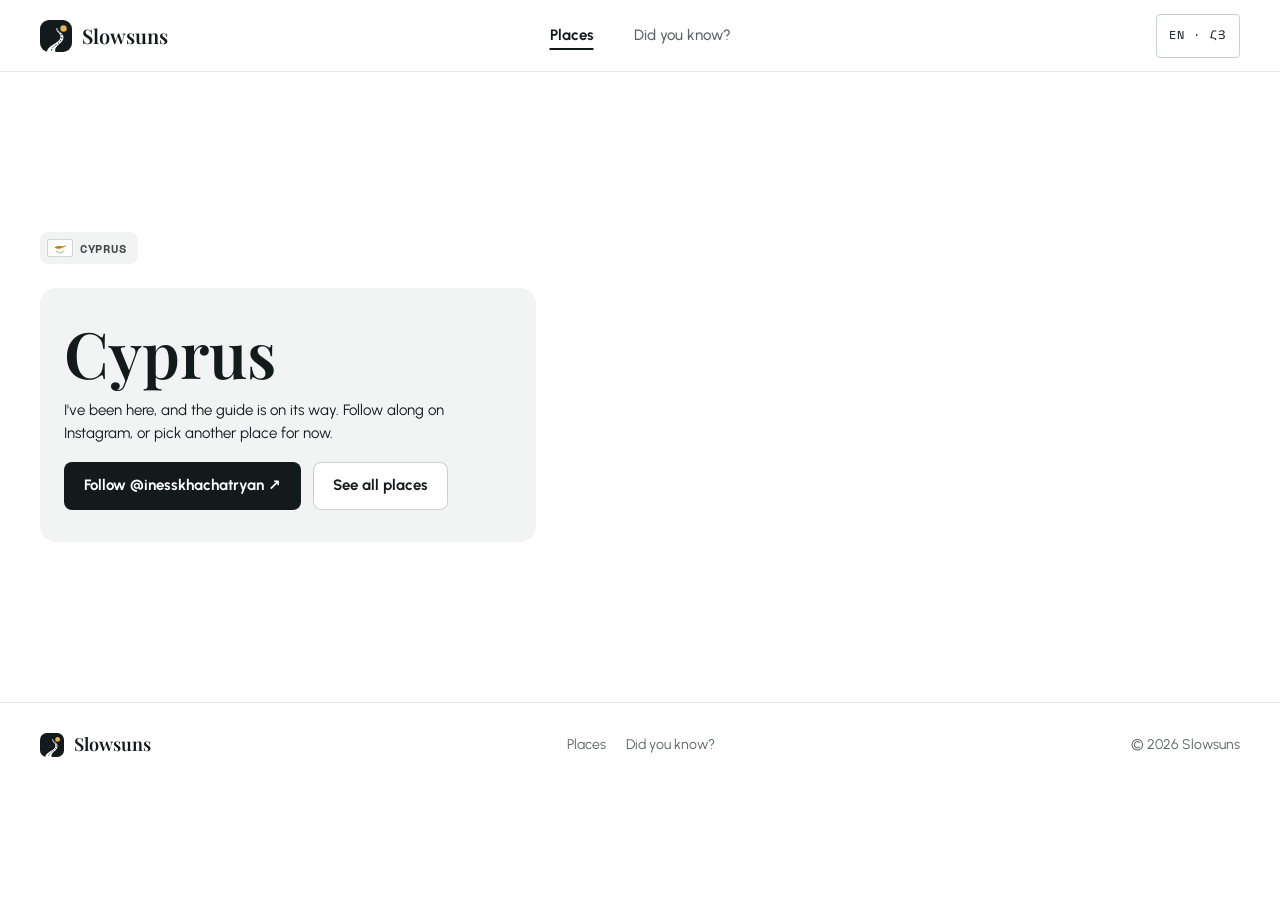
<file: cyprus.html>
<!doctype html>
<html lang="en">
<head>
<meta charset="utf-8">
<meta name="viewport" content="width=device-width, initial-scale=1">
<title>Cyprus: guide coming soon · Slowsuns</title>
<link rel="stylesheet" href="tokens.css">
<link rel="stylesheet" href="components/index.css">
<script src="components/site.js" defer></script>
</head>
<body data-en-only>
<a class="skip-link" href="#main">Skip to content</a>

<header class="site-header">
    <a class="logo" href="index.html"><svg class="logo__mark" viewBox="0 0 32 32" aria-hidden="true"><rect class="logo__tile" width="32" height="32" rx="9"/><path class="logo__road" d="M7 32 C8 24 21 23.5 20.5 16.5 C20.1 12.5 15.6 11.6 16.2 8.2 L17.4 8.2 C17 11.3 22.8 12.4 23.4 16.6 C24.3 23.8 13.5 25 15.5 32 Z"/><path class="logo__lane" d="M11.4 30.5 C12.4 25 21.6 23.8 21.9 17 C22 13.5 17.6 12 16.8 9.4" fill="none" stroke-width="1" stroke-dasharray="1.6 1.6"/><circle class="logo__sun" cx="23.5" cy="8.5" r="3.2"/></svg>Slowsuns</a>
    <nav class="site-nav" aria-label="Main">
      <a href="places.html" aria-current="page" data-hy="Վայրեր">Places</a>
      <a href="facts.html" data-hy="Գիտե՞իր">Did you know?</a>
    </nav>
    <div class="site-header__end">
      <button class="lang-switch" type="button" data-toggle-lang aria-label="Switch language">EN · ՀՅ</button>
      <button class="btn-icon menu-btn" type="button" aria-label="Open menu" aria-expanded="false" aria-controls="menu-sheet" data-menu-open><span class="icon icon--menu icon--24" aria-hidden="true"></span></button>
    </div>
  </header>
<div class="offline-bar" data-offline-bar role="status" hidden><p>You're offline. Photos and the map will load when you're back online.</p><button type="button">Try again</button></div>
<div class="wrap"><div class="lang-note" role="note" hidden><span class="icon icon--info" aria-hidden="true"></span><div><p lang="hy">Այս էջը դեռ հայերեն չկա։ Ստորև՝ անգլերեն տարբերակը։</p><p class="lang-note__en">This page isn't in Armenian yet. Here is the English version.</p></div></div></div>
<div class="menu-sheet" id="menu-sheet" hidden>
  <div class="menu-sheet__top"><a class="logo" href="index.html"><svg class="logo__mark" viewBox="0 0 32 32" aria-hidden="true"><rect class="logo__tile" width="32" height="32" rx="9"/><path class="logo__road" d="M7 32 C8 24 21 23.5 20.5 16.5 C20.1 12.5 15.6 11.6 16.2 8.2 L17.4 8.2 C17 11.3 22.8 12.4 23.4 16.6 C24.3 23.8 13.5 25 15.5 32 Z"/><path class="logo__lane" d="M11.4 30.5 C12.4 25 21.6 23.8 21.9 17 C22 13.5 17.6 12 16.8 9.4" fill="none" stroke-width="1" stroke-dasharray="1.6 1.6"/><circle class="logo__sun" cx="23.5" cy="8.5" r="3.2"/></svg>Slowsuns</a><button class="btn-icon" type="button" aria-label="Close menu" data-menu-close><span class="icon icon--close icon--24" aria-hidden="true"></span></button></div>
  <nav aria-label="Main"><a href="places.html" aria-current="page" data-hy="Վայրեր">Places</a>
      <a href="facts.html" data-hy="Գիտե՞իր">Did you know?</a></nav>
  <button class="lang-switch" type="button" data-toggle-lang aria-label="Switch language">EN · ՀՅ</button>
</div>

<main id="main" class="wrap lost">
  <span class="label"><img class="flag" src="assets/flags/cy.svg" alt=""><span>Cyprus</span></span>
  <div class="state state--sunken">
    <h1 class="t-page">Cyprus</h1>
    <p class="state__text">I've been here, and the guide is on its way. Follow along on Instagram, or pick another place for now.</p>
    <div class="state__actions">
      <a class="btn btn--small btn--solid" href="https://www.instagram.com/inesskhachatryan/" target="_blank" rel="noopener">Follow @inesskhachatryan ↗</a>
      <a class="btn btn--small btn--ghost" href="places.html">See all places</a>
    </div>
  </div>
</main>


<footer class="site-footer">
  <div class="wrap site-footer__in">
    <a class="logo" href="index.html"><svg class="logo__mark" viewBox="0 0 32 32" aria-hidden="true"><rect class="logo__tile" width="32" height="32" rx="9"/><path class="logo__road" d="M7 32 C8 24 21 23.5 20.5 16.5 C20.1 12.5 15.6 11.6 16.2 8.2 L17.4 8.2 C17 11.3 22.8 12.4 23.4 16.6 C24.3 23.8 13.5 25 15.5 32 Z"/><path class="logo__lane" d="M11.4 30.5 C12.4 25 21.6 23.8 21.9 17 C22 13.5 17.6 12 16.8 9.4" fill="none" stroke-width="1" stroke-dasharray="1.6 1.6"/><circle class="logo__sun" cx="23.5" cy="8.5" r="3.2"/></svg>Slowsuns</a>
    <nav aria-label="Footer"><a href="places.html">Places</a><a href="facts.html">Did you know?</a></nav>
    <span>© 2026 Slowsuns</span>
  </div>
</footer>
</body>
</html>
</file>
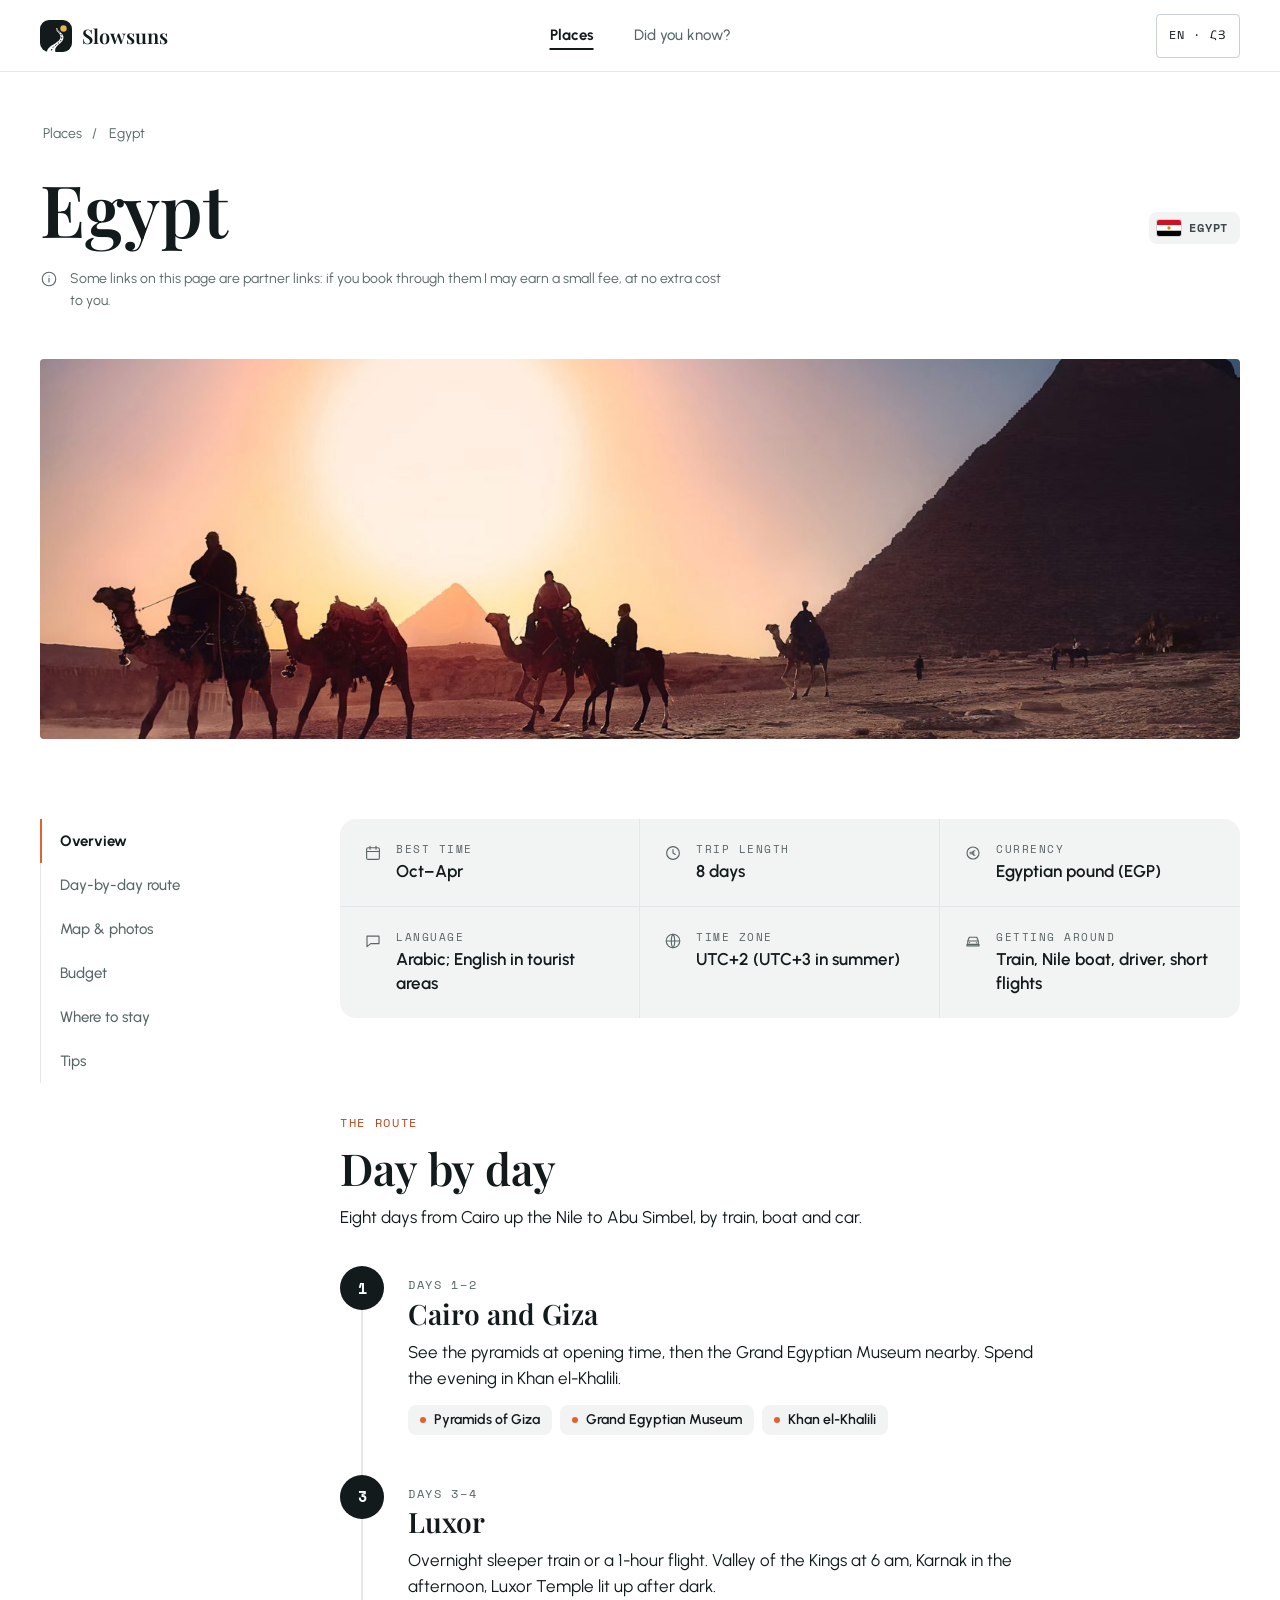
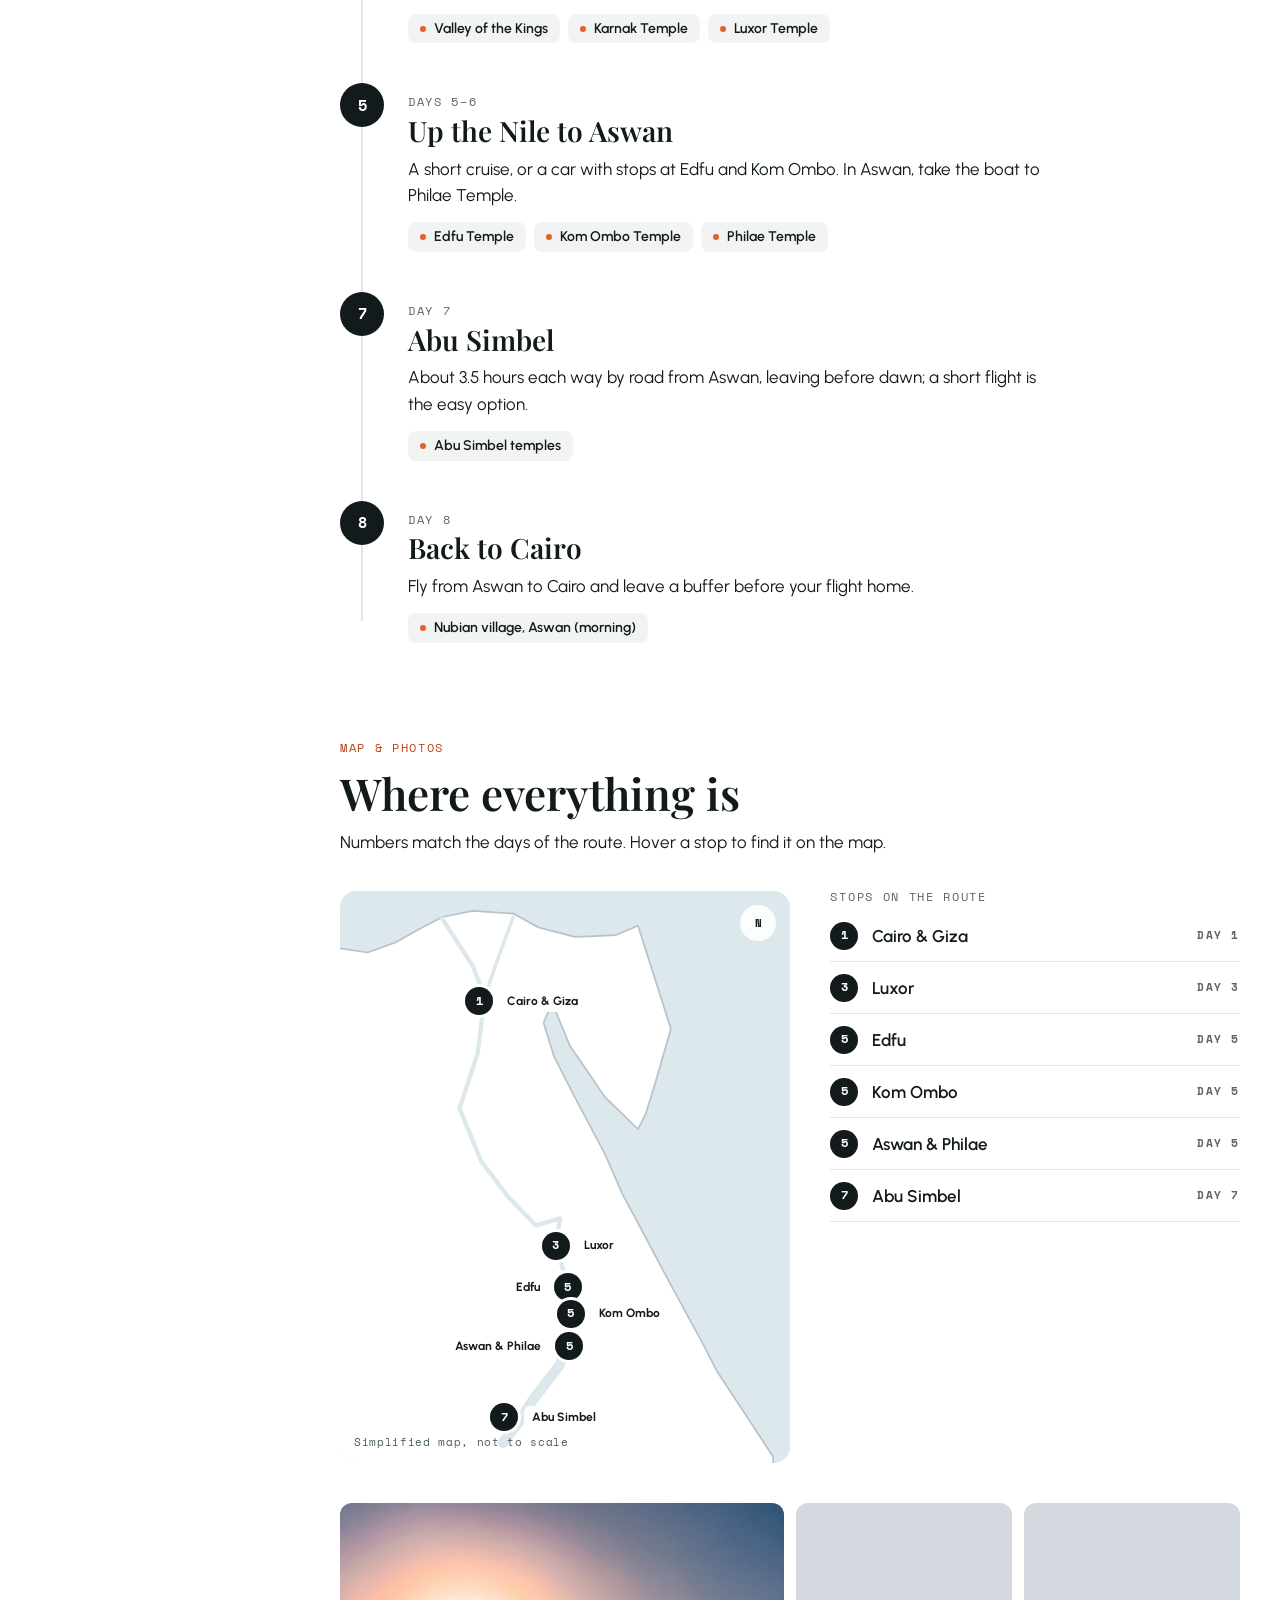
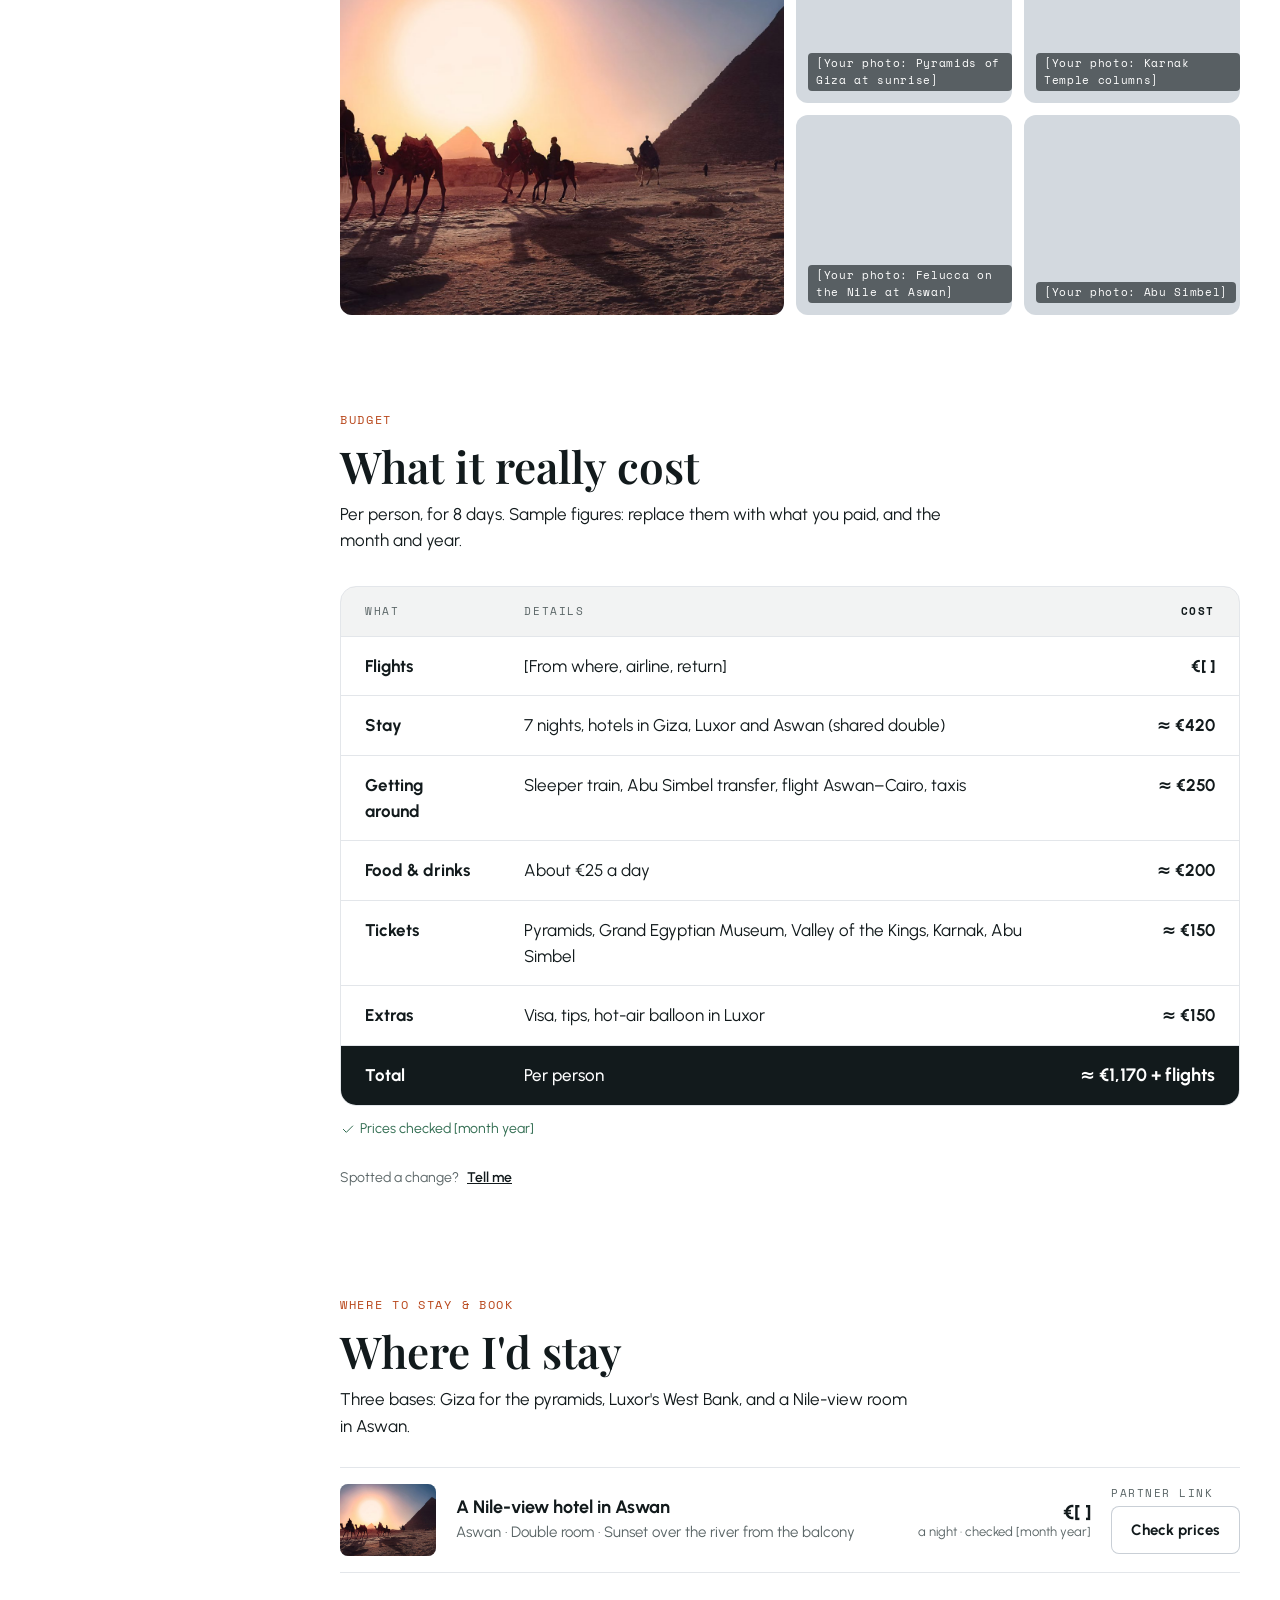
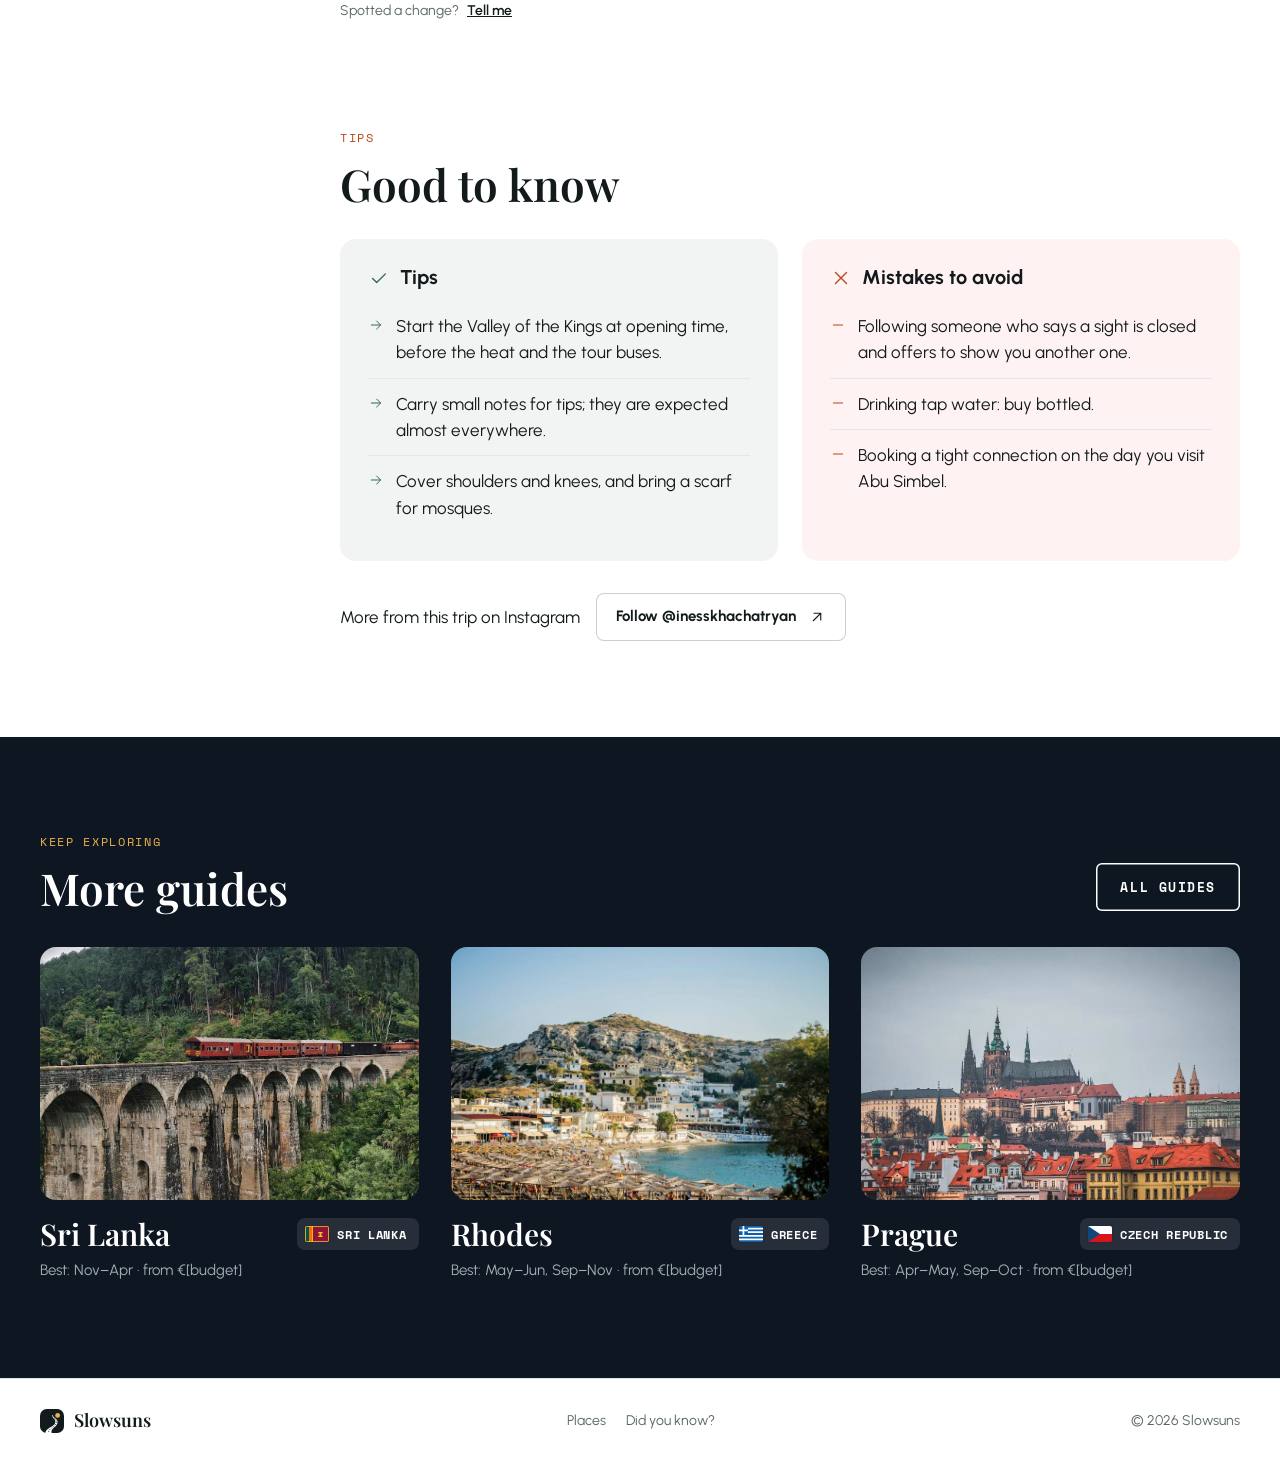
<file: egypt.html>
<!doctype html>
<html lang="en">
<head>
<meta charset="utf-8">
<meta name="viewport" content="width=device-width, initial-scale=1">
<title>Egypt guide · Slowsuns</title>
<link rel="stylesheet" href="tokens.css">
<link rel="stylesheet" href="components/index.css">
<script src="components/site.js" defer></script>
</head>
<body data-en-only>
<a class="skip-link" href="#main">Skip to content</a>
<header class="site-header">
    <a class="logo" href="index.html"><svg class="logo__mark" viewBox="0 0 32 32" aria-hidden="true"><rect class="logo__tile" width="32" height="32" rx="9"/><path class="logo__road" d="M7 32 C8 24 21 23.5 20.5 16.5 C20.1 12.5 15.6 11.6 16.2 8.2 L17.4 8.2 C17 11.3 22.8 12.4 23.4 16.6 C24.3 23.8 13.5 25 15.5 32 Z"/><path class="logo__lane" d="M11.4 30.5 C12.4 25 21.6 23.8 21.9 17 C22 13.5 17.6 12 16.8 9.4" fill="none" stroke-width="1" stroke-dasharray="1.6 1.6"/><circle class="logo__sun" cx="23.5" cy="8.5" r="3.2"/></svg>Slowsuns</a>
    <nav class="site-nav" aria-label="Main">
      <a href="places.html" aria-current="page" data-hy="Վայրեր">Places</a>
      <a href="facts.html" data-hy="Գիտե՞իր">Did you know?</a>
    </nav>
    <div class="site-header__end">
      <button class="lang-switch" type="button" data-toggle-lang aria-label="Switch language">EN · ՀՅ</button>
      <button class="btn-icon menu-btn" type="button" aria-label="Open menu" aria-expanded="false" aria-controls="menu-sheet" data-menu-open><span class="icon icon--menu icon--24" aria-hidden="true"></span></button>
    </div>
  </header>
<div class="offline-bar" data-offline-bar role="status" hidden><p>You're offline. Photos and the map will load when you're back online.</p><button type="button">Try again</button></div>
<div class="wrap"><div class="lang-note" role="note" hidden><span class="icon icon--info" aria-hidden="true"></span><div><p lang="hy">Այս էջը դեռ հայերեն չկա։ Ստորև՝ անգլերեն տարբերակը։</p><p class="lang-note__en">This page isn't in Armenian yet. Here is the English version.</p></div></div></div>
<div class="menu-sheet" id="menu-sheet" hidden>
  <div class="menu-sheet__top"><a class="logo" href="index.html"><svg class="logo__mark" viewBox="0 0 32 32" aria-hidden="true"><rect class="logo__tile" width="32" height="32" rx="9"/><path class="logo__road" d="M7 32 C8 24 21 23.5 20.5 16.5 C20.1 12.5 15.6 11.6 16.2 8.2 L17.4 8.2 C17 11.3 22.8 12.4 23.4 16.6 C24.3 23.8 13.5 25 15.5 32 Z"/><path class="logo__lane" d="M11.4 30.5 C12.4 25 21.6 23.8 21.9 17 C22 13.5 17.6 12 16.8 9.4" fill="none" stroke-width="1" stroke-dasharray="1.6 1.6"/><circle class="logo__sun" cx="23.5" cy="8.5" r="3.2"/></svg>Slowsuns</a><button class="btn-icon" type="button" aria-label="Close menu" data-menu-close><span class="icon icon--close icon--24" aria-hidden="true"></span></button></div>
  <nav aria-label="Main"><a href="places.html" aria-current="page" data-hy="Վայրեր">Places</a>
      <a href="facts.html" data-hy="Գիտե՞իր">Did you know?</a></nav>
  <button class="lang-switch" type="button" data-toggle-lang aria-label="Switch language">EN · ՀՅ</button>
</div>

<main id="main">
  <section class="wrap dest-head" aria-labelledby="d-title">
    <ol class="crumbs" aria-label="Breadcrumb"><li><a href="places.html">Places</a></li><li aria-hidden="true">/</li><li><a href="places.html">Egypt</a></li></ol>
    <div class="dest-title">
      <h1 id="d-title">Egypt</h1>
      <span class="label"><img class="flag" src="assets/flags/eg.svg" alt=""><span>Egypt</span></span>
    </div>
    <p class="declaration"><span class="icon icon--info" aria-hidden="true"></span><span>Some links on this page are partner links: if you book through them I may earn a small fee, at no extra cost to you.</span></p>
    <figure class="photo cover"><img src="assets/photos/egypt.jpg" alt="Egypt"></figure>
  </section>

  <div class="wrap dest-layout">
    <nav class="toc" aria-label="On this page"><ol><li><a href="#d-overview" aria-current="true">Overview</a></li><li><a href="#d-route">Day-by-day route</a></li><li><a href="#d-map">Map &amp; photos</a></li><li><a href="#d-budget">Budget</a></li><li><a href="#d-stay">Where to stay</a></li><li><a href="#d-tips">Tips</a></li></ol></nav>

    <article class="dest-main">
      <section class="dest-sec" id="d-overview" aria-label="Overview">
        <dl class="quick-facts"><div><span class="icon icon--calendar" aria-hidden="true"></span><div><dt class="fact-label">Best time</dt><dd>Oct–Apr</dd></div></div><div><span class="icon icon--clock" aria-hidden="true"></span><div><dt class="fact-label">Trip length</dt><dd>8 days</dd></div></div><div><span class="icon icon--currency" aria-hidden="true"></span><div><dt class="fact-label">Currency</dt><dd>Egyptian pound (EGP)</dd></div></div><div><span class="icon icon--message" aria-hidden="true"></span><div><dt class="fact-label">Language</dt><dd>Arabic; English in tourist areas</dd></div></div><div><span class="icon icon--globe" aria-hidden="true"></span><div><dt class="fact-label">Time zone</dt><dd>UTC+2 (UTC+3 in summer)</dd></div></div><div><span class="icon icon--car" aria-hidden="true"></span><div><dt class="fact-label">Getting around</dt><dd>Train, Nile boat, driver, short flights</dd></div></div></dl>
      </section>

      <section class="dest-sec" id="d-route" aria-labelledby="d-route-h">
        <p class="eyebrow">The route</p>
        <h2 class="t-h2-page" id="d-route-h">Day by day</h2>
        <p class="t-body">Eight days from Cairo up the Nile to Abu Simbel, by train, boat and car.</p>
        <ol class="days">
          <li class="day"><span class="day__num" aria-hidden="true">1</span><div><span class="mono-label">Days 1–2</span><h3 class="day__title">Cairo and Giza</h3><p>See the pyramids at opening time, then the Grand Egyptian Museum nearby. Spend the evening in Khan el-Khalili.</p><ul class="stops"><li>Pyramids of Giza</li><li>Grand Egyptian Museum</li><li>Khan el-Khalili</li></ul></div></li>
          <li class="day"><span class="day__num" aria-hidden="true">3</span><div><span class="mono-label">Days 3–4</span><h3 class="day__title">Luxor</h3><p>Overnight sleeper train or a 1-hour flight. Valley of the Kings at 6 am, Karnak in the afternoon, Luxor Temple lit up after dark.</p><ul class="stops"><li>Valley of the Kings</li><li>Karnak Temple</li><li>Luxor Temple</li></ul></div></li>
          <li class="day"><span class="day__num" aria-hidden="true">5</span><div><span class="mono-label">Days 5–6</span><h3 class="day__title">Up the Nile to Aswan</h3><p>A short cruise, or a car with stops at Edfu and Kom Ombo. In Aswan, take the boat to Philae Temple.</p><ul class="stops"><li>Edfu Temple</li><li>Kom Ombo Temple</li><li>Philae Temple</li></ul></div></li>
          <li class="day"><span class="day__num" aria-hidden="true">7</span><div><span class="mono-label">Day 7</span><h3 class="day__title">Abu Simbel</h3><p>About 3.5 hours each way by road from Aswan, leaving before dawn; a short flight is the easy option.</p><ul class="stops"><li>Abu Simbel temples</li></ul></div></li>
          <li class="day"><span class="day__num" aria-hidden="true">8</span><div><span class="mono-label">Day 8</span><h3 class="day__title">Back to Cairo</h3><p>Fly from Aswan to Cairo and leave a buffer before your flight home.</p><ul class="stops"><li>Nubian village, Aswan (morning)</li></ul></div></li>
        </ol>
      </section>

      <section class="dest-sec" id="d-map" aria-labelledby="d-map-h">
        <p class="eyebrow">Map &amp; photos</p>
        <h2 class="t-h2-page" id="d-map-h">Where everything is</h2>
        <p class="t-body">Numbers match the days of the route. Hover a stop to find it on the map.</p>
        <div class="island">
          <div class="island__map">
            <svg viewBox="0 0 520 660" preserveAspectRatio="none" role="img" aria-label="Simplified map of Egypt with the Nile and the stops of the route"><path d="M-1 66 L32 71 L65 59 L88 46 L118 30 L153 23 L200 26 L229 42 L271 53 L318 51 L344 40 L382 159 L365 218 L353 257 L344 275 L306 238 L265 178 L245 129 L235 152 L247 191 L271 238 L306 304 L326 350 L347 389 L382 455 L418 521 L435 554 L500 653 L500 663 L-1 663 Z" class="island__land"></path><path d="M264 515 L263 502 L265 482 L263 455 L256 432 L249 409 L254 378 L226 386 L194 353 L163 312 L138 251 L159 187 L167 122 L153 86 L118 32" fill="none" class="island__water" stroke-linecap="round" stroke-linejoin="round" stroke-width="5"></path><path d="M167 122 L182 79 L200 30" fill="none" class="island__water" stroke-linecap="round" stroke-linejoin="round" stroke-width="4"></path><path d="M264 521 L253 548 L223 587 L206 614 L188 637" fill="none" class="island__water" stroke-linecap="round" stroke-linejoin="round" stroke-width="12"></path></svg>
            <span class="pin" style="left: 30.9%; top: 19.2%" data-stop="cai" aria-hidden="true"><b>1</b><span>Cairo &amp; Giza</span></span>
            <span class="pin" style="left: 47.9%; top: 62.0%" data-stop="lux" aria-hidden="true"><b>3</b><span>Luxor</span></span>
            <span class="pin pin--left" style="left: 50.6%; top: 69.2%" data-stop="edf" aria-hidden="true"><b>5</b><span>Edfu</span></span>
            <span class="pin" style="left: 51.2%; top: 73.9%" data-stop="kom" aria-hidden="true"><b>5</b><span>Kom Ombo</span></span>
            <span class="pin pin--left" style="left: 50.9%; top: 79.6%" data-stop="asw" aria-hidden="true"><b>5</b><span>Aswan &amp; Philae</span></span>
            <span class="pin" style="left: 36.5%; top: 92.0%" data-stop="abu" aria-hidden="true"><b>7</b><span>Abu Simbel</span></span>
            <span class="island__north" aria-hidden="true">N</span>
            <span class="island__note">Simplified map, not to scale</span>
          </div>
          <div class="island__legend">
            <h3>Stops on the route</h3>
            <ol>
              <li data-stop="cai"><b aria-hidden="true">1</b>Cairo &amp; Giza<small class="mono-label">Day 1</small></li>
              <li data-stop="lux"><b aria-hidden="true">3</b>Luxor<small class="mono-label">Day 3</small></li>
              <li data-stop="edf"><b aria-hidden="true">5</b>Edfu<small class="mono-label">Day 5</small></li>
              <li data-stop="kom"><b aria-hidden="true">5</b>Kom Ombo<small class="mono-label">Day 5</small></li>
              <li data-stop="asw"><b aria-hidden="true">5</b>Aswan &amp; Philae<small class="mono-label">Day 5</small></li>
              <li data-stop="abu"><b aria-hidden="true">7</b>Abu Simbel<small class="mono-label">Day 7</small></li>
            </ol>
            
          </div>
        </div>
        <div class="gallery">
          <figure class="photo"><img src="assets/photos/egypt.jpg" alt="Egypt" loading="lazy"></figure>
          <figure class="photo"><span class="photo__label">[Your photo: Pyramids of Giza at sunrise]</span></figure>
          <figure class="photo"><span class="photo__label">[Your photo: Karnak Temple columns]</span></figure>
          <figure class="photo"><span class="photo__label">[Your photo: Felucca on the Nile at Aswan]</span></figure>
          <figure class="photo"><span class="photo__label">[Your photo: Abu Simbel]</span></figure>
        </div>
      </section>

      <section class="dest-sec" id="d-budget" aria-labelledby="d-budget-h">
        <p class="eyebrow">Budget</p>
        <h2 class="t-h2-page" id="d-budget-h">What it really cost</h2>
        <p class="t-body">Per person, for 8 days. Sample figures: replace them with what you paid, and the month and year.</p>
        <div class="table-box">
          <table class="budget">
            <thead><tr><th scope="col">What</th><th scope="col">Details</th><th scope="col" class="num">Cost</th></tr></thead>
            <tbody>
              <tr><th scope="row">Flights</th><td>[From where, airline, return]</td><td class="num">€[ ]</td></tr>
              <tr><th scope="row">Stay</th><td>7 nights, hotels in Giza, Luxor and Aswan (shared double)</td><td class="num">≈ €420</td></tr>
              <tr><th scope="row">Getting around</th><td>Sleeper train, Abu Simbel transfer, flight Aswan–Cairo, taxis</td><td class="num">≈ €250</td></tr>
              <tr><th scope="row">Food &amp; drinks</th><td>About €25 a day</td><td class="num">≈ €200</td></tr>
              <tr><th scope="row">Tickets</th><td>Pyramids, Grand Egyptian Museum, Valley of the Kings, Karnak, Abu Simbel</td><td class="num">≈ €150</td></tr>
              <tr><th scope="row">Extras</th><td>Visa, tips, hot-air balloon in Luxor</td><td class="num">≈ €150</td></tr>
            </tbody>
            <tfoot><tr><th scope="row">Total</th><td>Per person</td><td class="num">≈ €1,170 + flights</td></tr></tfoot>
          </table>
        </div>
        <p class="table-note"><span class="checked"><span class="icon icon--check" aria-hidden="true"></span>Prices checked [month year]</span></p>
        <p class="spotted">Spotted a change? <a href="https://ig.me/m/inesskhachatryan" target="_blank" rel="noopener">Tell me</a></p>
      </section>

      <section class="dest-sec" id="d-stay" aria-labelledby="d-stay-h">
        <p class="eyebrow">Where to stay &amp; book</p>
        <h2 class="t-h2-page" id="d-stay-h">Where I'd stay</h2>
        <p class="t-body">Three bases: Giza for the pyramids, Luxor's West Bank, and a Nile-view room in Aswan.</p>
        <div class="hotel">
          <figure class="photo hotel__thumb"><img src="assets/photos/egypt.jpg" alt="" loading="lazy"></figure>
          <div class="hotel__info"><h3>A Nile-view hotel in Aswan</h3><p>Aswan · Double room · Sunset over the river from the balcony</p></div>
          <p class="hotel__price"><b>€[ ]</b><span>a night · checked [month year]</span></p>
          <div class="hotel__book"><span class="partner-tag">Partner link</span><a class="btn btn--small btn--ghost" href="#" rel="sponsored noopener" target="_blank">Check prices</a></div>
        </div>
        <p class="spotted">Spotted a change? <a href="https://ig.me/m/inesskhachatryan" target="_blank" rel="noopener">Tell me</a></p>
      </section>

      <section class="dest-sec" id="d-tips" aria-labelledby="d-tips-h">
        <p class="eyebrow">Tips</p>
        <h2 class="t-h2-page" id="d-tips-h">Good to know</h2>
        <div class="tips">
          <div class="tips--good">
            <h3><span class="icon icon--check" aria-hidden="true"></span>Tips</h3>
            <ul>
              <li><span class="icon icon--arrow-right" aria-hidden="true"></span>Start the Valley of the Kings at opening time, before the heat and the tour buses.</li>
              <li><span class="icon icon--arrow-right" aria-hidden="true"></span>Carry small notes for tips; they are expected almost everywhere.</li>
              <li><span class="icon icon--arrow-right" aria-hidden="true"></span>Cover shoulders and knees, and bring a scarf for mosques.</li>
            </ul>
          </div>
          <div class="tips--bad">
            <h3><span class="icon icon--close" aria-hidden="true"></span>Mistakes to avoid</h3>
            <ul>
              <li><span class="icon icon--dash" aria-hidden="true"></span>Following someone who says a sight is closed and offers to show you another one.</li>
              <li><span class="icon icon--dash" aria-hidden="true"></span>Drinking tap water: buy bottled.</li>
              <li><span class="icon icon--dash" aria-hidden="true"></span>Booking a tight connection on the day you visit Abu Simbel.</li>
            </ul>
          </div>
        </div>
        <div class="follow"><p class="t-body">More from this trip on Instagram</p><a class="btn btn--small btn--ghost" href="https://www.instagram.com/inesskhachatryan/" target="_blank" rel="noopener">Follow @inesskhachatryan <span class="icon icon--arrow-up-right" aria-hidden="true"></span></a></div>
      </section>
    </article>
  </div>

  <section class="more" data-theme="navy" aria-labelledby="more-h">
    <div class="wrap">
      <div class="more__head"><div><p class="eyebrow">Keep exploring</p><h2 class="t-h2-page" id="more-h">More guides</h2></div><a class="btn btn--outline btn--mono" href="places.html">All guides</a></div>
      <div class="guide-cards">
<a class="guide-card" href="sri-lanka.html"><figure class="photo guide-card__photo"><img src="assets/photos/sri-lanka.jpg" alt="" loading="lazy"></figure><span class="guide-card__head"><span class="guide-card__name">Sri Lanka</span><span class="label"><img class="flag" src="assets/flags/lk.svg" alt=""><span>Sri Lanka</span></span></span><span class="guide-card__meta">Best: Nov–Apr · from €[budget]</span></a>
<a class="guide-card" href="rhodes.html"><figure class="photo guide-card__photo"><img src="assets/photos/rhodes.jpg" alt="" loading="lazy"></figure><span class="guide-card__head"><span class="guide-card__name">Rhodes</span><span class="label"><img class="flag" src="assets/flags/gr.svg" alt=""><span>Greece</span></span></span><span class="guide-card__meta">Best: May–Jun, Sep–Nov · from €[budget]</span></a>
<a class="guide-card" href="prague.html"><figure class="photo guide-card__photo"><img src="assets/photos/prague.jpg" alt="" loading="lazy"></figure><span class="guide-card__head"><span class="guide-card__name">Prague</span><span class="label"><img class="flag" src="assets/flags/cz.svg" alt=""><span>Czech Republic</span></span></span><span class="guide-card__meta">Best: Apr–May, Sep–Oct · from €[budget]</span></a>
      </div>
    </div>
  </section>
</main>

<footer class="site-footer">
  <div class="wrap site-footer__in">
    <a class="logo" href="index.html"><svg class="logo__mark" viewBox="0 0 32 32" aria-hidden="true"><rect class="logo__tile" width="32" height="32" rx="9"/><path class="logo__road" d="M7 32 C8 24 21 23.5 20.5 16.5 C20.1 12.5 15.6 11.6 16.2 8.2 L17.4 8.2 C17 11.3 22.8 12.4 23.4 16.6 C24.3 23.8 13.5 25 15.5 32 Z"/><path class="logo__lane" d="M11.4 30.5 C12.4 25 21.6 23.8 21.9 17 C22 13.5 17.6 12 16.8 9.4" fill="none" stroke-width="1" stroke-dasharray="1.6 1.6"/><circle class="logo__sun" cx="23.5" cy="8.5" r="3.2"/></svg>Slowsuns</a>
    <nav aria-label="Footer"><a href="places.html">Places</a><a href="facts.html">Did you know?</a></nav>
    <span>© 2026 Slowsuns</span>
  </div>
</footer>
</body>
</html>
</file>
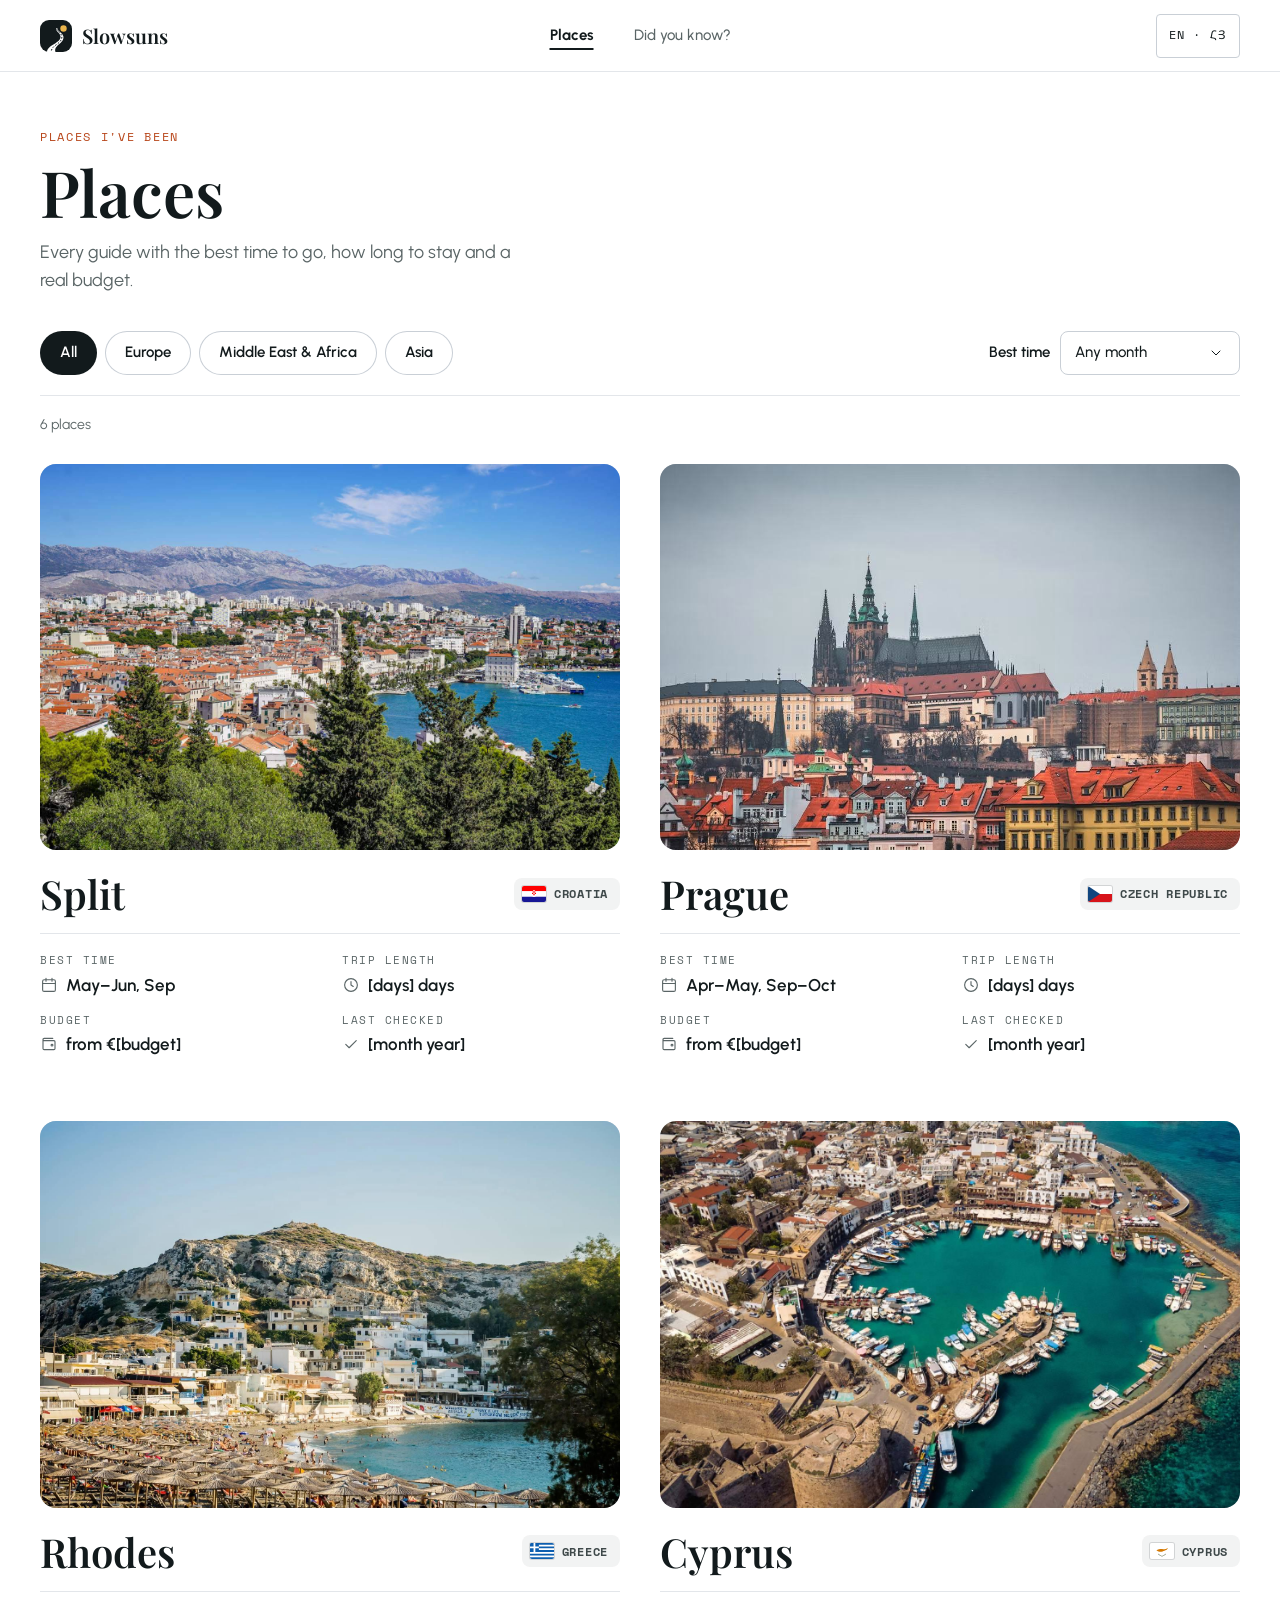
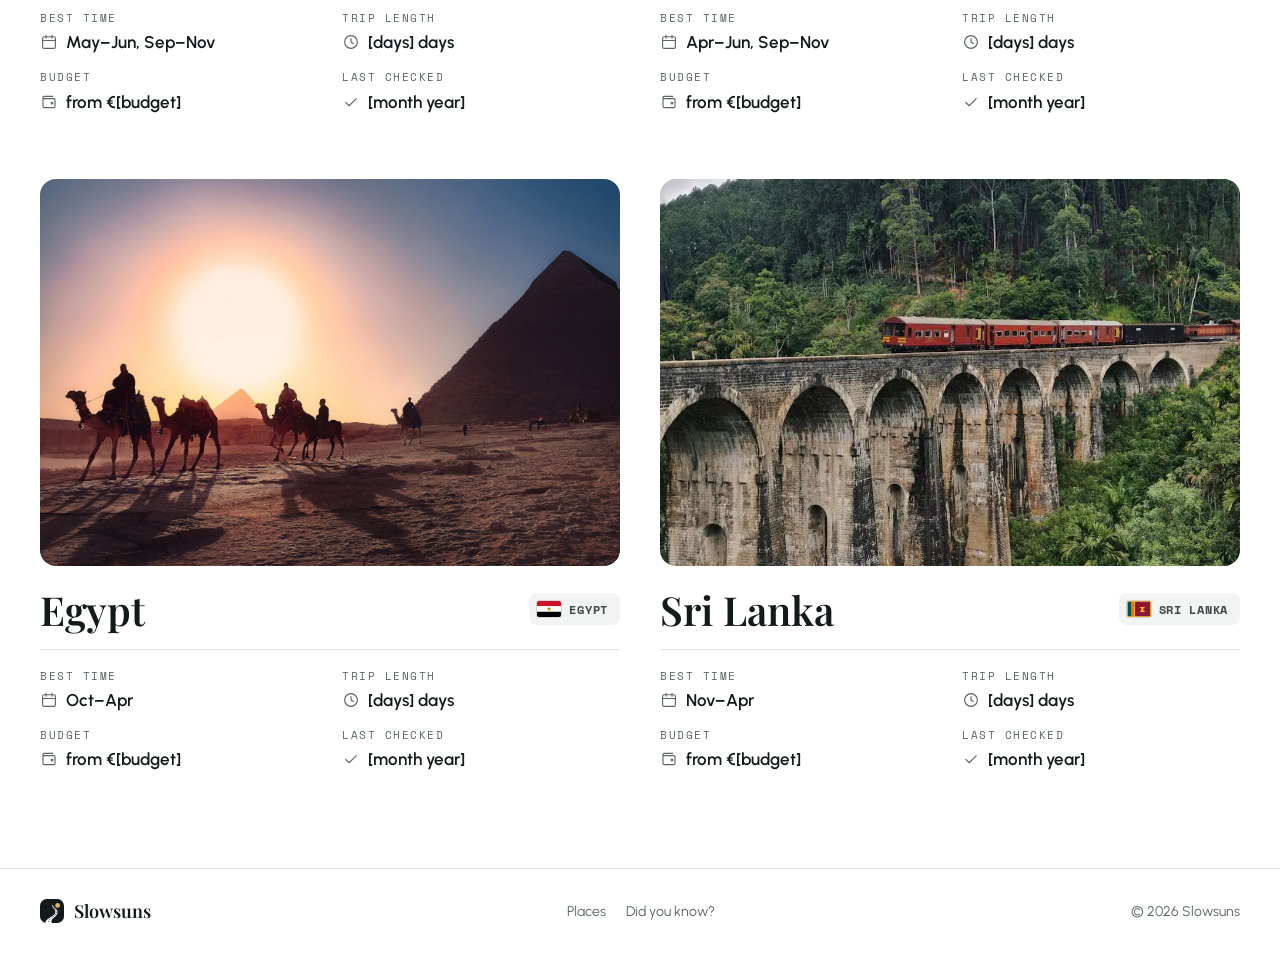
<file: places.html>
<!doctype html>
<html lang="en">
<head>
<meta charset="utf-8">
<meta name="viewport" content="width=device-width, initial-scale=1">
<title>Places · Slowsuns</title>
<link rel="stylesheet" href="tokens.css">
<link rel="stylesheet" href="components/index.css">
<script src="components/site.js" defer></script>
</head>
<body data-en-only>
<a class="skip-link" href="#main">Skip to content</a>
<header class="site-header">
    <a class="logo" href="index.html"><svg class="logo__mark" viewBox="0 0 32 32" aria-hidden="true"><rect class="logo__tile" width="32" height="32" rx="9"/><path class="logo__road" d="M7 32 C8 24 21 23.5 20.5 16.5 C20.1 12.5 15.6 11.6 16.2 8.2 L17.4 8.2 C17 11.3 22.8 12.4 23.4 16.6 C24.3 23.8 13.5 25 15.5 32 Z"/><path class="logo__lane" d="M11.4 30.5 C12.4 25 21.6 23.8 21.9 17 C22 13.5 17.6 12 16.8 9.4" fill="none" stroke-width="1" stroke-dasharray="1.6 1.6"/><circle class="logo__sun" cx="23.5" cy="8.5" r="3.2"/></svg>Slowsuns</a>
    <nav class="site-nav" aria-label="Main">
      <a href="places.html" aria-current="page" data-hy="Վայրեր">Places</a>
      <a href="facts.html" data-hy="Գիտե՞իր">Did you know?</a>
    </nav>
    <div class="site-header__end">
      <button class="lang-switch" type="button" data-toggle-lang aria-label="Switch language">EN · ՀՅ</button>
      <button class="btn-icon menu-btn" type="button" aria-label="Open menu" aria-expanded="false" aria-controls="menu-sheet" data-menu-open><span class="icon icon--menu icon--24" aria-hidden="true"></span></button>
    </div>
  </header>
<div class="offline-bar" data-offline-bar role="status" hidden><p>You're offline. Photos and the map will load when you're back online.</p><button type="button">Try again</button></div>
<div class="wrap"><div class="lang-note" role="note" hidden><span class="icon icon--info" aria-hidden="true"></span><div><p lang="hy">Այս էջը դեռ հայերեն չկա։ Ստորև՝ անգլերեն տարբերակը։</p><p class="lang-note__en">This page isn't in Armenian yet. Here is the English version.</p></div></div></div>
<div class="menu-sheet" id="menu-sheet" hidden>
  <div class="menu-sheet__top"><a class="logo" href="index.html"><svg class="logo__mark" viewBox="0 0 32 32" aria-hidden="true"><rect class="logo__tile" width="32" height="32" rx="9"/><path class="logo__road" d="M7 32 C8 24 21 23.5 20.5 16.5 C20.1 12.5 15.6 11.6 16.2 8.2 L17.4 8.2 C17 11.3 22.8 12.4 23.4 16.6 C24.3 23.8 13.5 25 15.5 32 Z"/><path class="logo__lane" d="M11.4 30.5 C12.4 25 21.6 23.8 21.9 17 C22 13.5 17.6 12 16.8 9.4" fill="none" stroke-width="1" stroke-dasharray="1.6 1.6"/><circle class="logo__sun" cx="23.5" cy="8.5" r="3.2"/></svg>Slowsuns</a><button class="btn-icon" type="button" aria-label="Close menu" data-menu-close><span class="icon icon--close icon--24" aria-hidden="true"></span></button></div>
  <nav aria-label="Main"><a href="places.html" aria-current="page" data-hy="Վայրեր">Places</a>
      <a href="facts.html" data-hy="Գիտե՞իր">Did you know?</a></nav>
  <button class="lang-switch" type="button" data-toggle-lang aria-label="Switch language">EN · ՀՅ</button>
</div>

<main id="main" class="wrap page-top page-end page-head">
  <p class="eyebrow">Places I've been</p>
  <h1 class="t-page">Places</h1>
  <p class="t-lede">Every guide with the best time to go, how long to stay and a real budget.</p>

  <div class="filters">
    <div class="filters__chips" role="group" aria-label="Filter by region">
      <button type="button" class="chip" data-region="all" aria-pressed="true">All</button>
      <button type="button" class="chip" data-region="eu" aria-pressed="false">Europe</button>
      <button type="button" class="chip" data-region="mea" aria-pressed="false">Middle East &amp; Africa</button>
      <button type="button" class="chip" data-region="asia" aria-pressed="false">Asia</button>
    </div>
    <label class="filters__month" for="best-month">Best time
      <span class="select"><select id="best-month"><option value="-1">Any month</option><option value="0">January</option><option value="1">February</option><option value="2">March</option><option value="3">April</option><option value="4">May</option><option value="5">June</option><option value="6">July</option><option value="7">August</option><option value="8">September</option><option value="9">October</option><option value="10">November</option><option value="11">December</option></select><span class="icon icon--chevron-down" aria-hidden="true"></span></span>
    </label>
  </div>

  <p class="count" data-count aria-live="polite">6 places</p>

  <div class="place-grid" data-place-grid>
      <a class="place-card" href="split.html" data-region="eu" data-best="4,5,8">
        <figure class="photo place-card__photo"><img src="assets/photos/split.jpg" alt="" loading="lazy"></figure>
        <span class="place-card__head"><span class="place-card__name">Split</span><span class="label"><img class="flag" src="assets/flags/hr.svg" alt=""><span>Croatia</span></span></span>
        <dl class="facts-2">
          <div><dt class="fact-label">Best time</dt><dd><span class="icon icon--calendar" aria-hidden="true"></span>May–Jun, Sep</dd></div>
          <div><dt class="fact-label">Trip length</dt><dd><span class="icon icon--clock" aria-hidden="true"></span>[days] days</dd></div>
          <div><dt class="fact-label">Budget</dt><dd><span class="icon icon--wallet" aria-hidden="true"></span>from €[budget]</dd></div>
          <div><dt class="fact-label">Last checked</dt><dd><span class="icon icon--check" aria-hidden="true"></span>[month year]</dd></div>
        </dl>
      </a>
      <a class="place-card" href="prague.html" data-region="eu" data-best="3,4,8,9">
        <figure class="photo place-card__photo"><img src="assets/photos/prague.jpg" alt="" loading="lazy"></figure>
        <span class="place-card__head"><span class="place-card__name">Prague</span><span class="label"><img class="flag" src="assets/flags/cz.svg" alt=""><span>Czech Republic</span></span></span>
        <dl class="facts-2">
          <div><dt class="fact-label">Best time</dt><dd><span class="icon icon--calendar" aria-hidden="true"></span>Apr–May, Sep–Oct</dd></div>
          <div><dt class="fact-label">Trip length</dt><dd><span class="icon icon--clock" aria-hidden="true"></span>[days] days</dd></div>
          <div><dt class="fact-label">Budget</dt><dd><span class="icon icon--wallet" aria-hidden="true"></span>from €[budget]</dd></div>
          <div><dt class="fact-label">Last checked</dt><dd><span class="icon icon--check" aria-hidden="true"></span>[month year]</dd></div>
        </dl>
      </a>
      <a class="place-card" href="rhodes.html" data-region="eu" data-best="4,5,8,9,10">
        <figure class="photo place-card__photo"><img src="assets/photos/rhodes.jpg" alt="" loading="lazy"></figure>
        <span class="place-card__head"><span class="place-card__name">Rhodes</span><span class="label"><img class="flag" src="assets/flags/gr.svg" alt=""><span>Greece</span></span></span>
        <dl class="facts-2">
          <div><dt class="fact-label">Best time</dt><dd><span class="icon icon--calendar" aria-hidden="true"></span>May–Jun, Sep–Nov</dd></div>
          <div><dt class="fact-label">Trip length</dt><dd><span class="icon icon--clock" aria-hidden="true"></span>[days] days</dd></div>
          <div><dt class="fact-label">Budget</dt><dd><span class="icon icon--wallet" aria-hidden="true"></span>from €[budget]</dd></div>
          <div><dt class="fact-label">Last checked</dt><dd><span class="icon icon--check" aria-hidden="true"></span>[month year]</dd></div>
        </dl>
      </a>
      <a class="place-card" href="cyprus.html" data-region="eu" data-best="3,4,5,8,9,10">
        <figure class="photo place-card__photo"><img src="assets/photos/cyprus.jpg" alt="" loading="lazy"></figure>
        <span class="place-card__head"><span class="place-card__name">Cyprus</span><span class="label"><img class="flag" src="assets/flags/cy.svg" alt=""><span>Cyprus</span></span></span>
        <dl class="facts-2">
          <div><dt class="fact-label">Best time</dt><dd><span class="icon icon--calendar" aria-hidden="true"></span>Apr–Jun, Sep–Nov</dd></div>
          <div><dt class="fact-label">Trip length</dt><dd><span class="icon icon--clock" aria-hidden="true"></span>[days] days</dd></div>
          <div><dt class="fact-label">Budget</dt><dd><span class="icon icon--wallet" aria-hidden="true"></span>from €[budget]</dd></div>
          <div><dt class="fact-label">Last checked</dt><dd><span class="icon icon--check" aria-hidden="true"></span>[month year]</dd></div>
        </dl>
      </a>
      <a class="place-card" href="egypt.html" data-region="mea" data-best="9,10,11,0,1,2,3">
        <figure class="photo place-card__photo"><img src="assets/photos/egypt.jpg" alt="" loading="lazy"></figure>
        <span class="place-card__head"><span class="place-card__name">Egypt</span><span class="label"><img class="flag" src="assets/flags/eg.svg" alt=""><span>Egypt</span></span></span>
        <dl class="facts-2">
          <div><dt class="fact-label">Best time</dt><dd><span class="icon icon--calendar" aria-hidden="true"></span>Oct–Apr</dd></div>
          <div><dt class="fact-label">Trip length</dt><dd><span class="icon icon--clock" aria-hidden="true"></span>[days] days</dd></div>
          <div><dt class="fact-label">Budget</dt><dd><span class="icon icon--wallet" aria-hidden="true"></span>from €[budget]</dd></div>
          <div><dt class="fact-label">Last checked</dt><dd><span class="icon icon--check" aria-hidden="true"></span>[month year]</dd></div>
        </dl>
      </a>
      <a class="place-card" href="sri-lanka.html" data-region="asia" data-best="10,11,0,1,2,3">
        <figure class="photo place-card__photo"><img src="assets/photos/sri-lanka.jpg" alt="" loading="lazy"></figure>
        <span class="place-card__head"><span class="place-card__name">Sri Lanka</span><span class="label"><img class="flag" src="assets/flags/lk.svg" alt=""><span>Sri Lanka</span></span></span>
        <dl class="facts-2">
          <div><dt class="fact-label">Best time</dt><dd><span class="icon icon--calendar" aria-hidden="true"></span>Nov–Apr</dd></div>
          <div><dt class="fact-label">Trip length</dt><dd><span class="icon icon--clock" aria-hidden="true"></span>[days] days</dd></div>
          <div><dt class="fact-label">Budget</dt><dd><span class="icon icon--wallet" aria-hidden="true"></span>from €[budget]</dd></div>
          <div><dt class="fact-label">Last checked</dt><dd><span class="icon icon--check" aria-hidden="true"></span>[month year]</dd></div>
        </dl>
      </a>
  </div>
  <div class="empty" data-empty hidden>
    <p>No guides match these filters yet.</p>
    <button type="button" class="btn btn--outline btn--mono" data-clear>Clear filters</button>
  </div>
</main>

<footer class="site-footer">
  <div class="wrap site-footer__in">
    <a class="logo" href="index.html"><svg class="logo__mark" viewBox="0 0 32 32" aria-hidden="true"><rect class="logo__tile" width="32" height="32" rx="9"/><path class="logo__road" d="M7 32 C8 24 21 23.5 20.5 16.5 C20.1 12.5 15.6 11.6 16.2 8.2 L17.4 8.2 C17 11.3 22.8 12.4 23.4 16.6 C24.3 23.8 13.5 25 15.5 32 Z"/><path class="logo__lane" d="M11.4 30.5 C12.4 25 21.6 23.8 21.9 17 C22 13.5 17.6 12 16.8 9.4" fill="none" stroke-width="1" stroke-dasharray="1.6 1.6"/><circle class="logo__sun" cx="23.5" cy="8.5" r="3.2"/></svg>Slowsuns</a>
    <nav aria-label="Footer"><a href="places.html">Places</a><a href="facts.html">Did you know?</a></nav>
    <span>© 2026 Slowsuns</span>
  </div>
</footer>
</body>
</html>
</file>
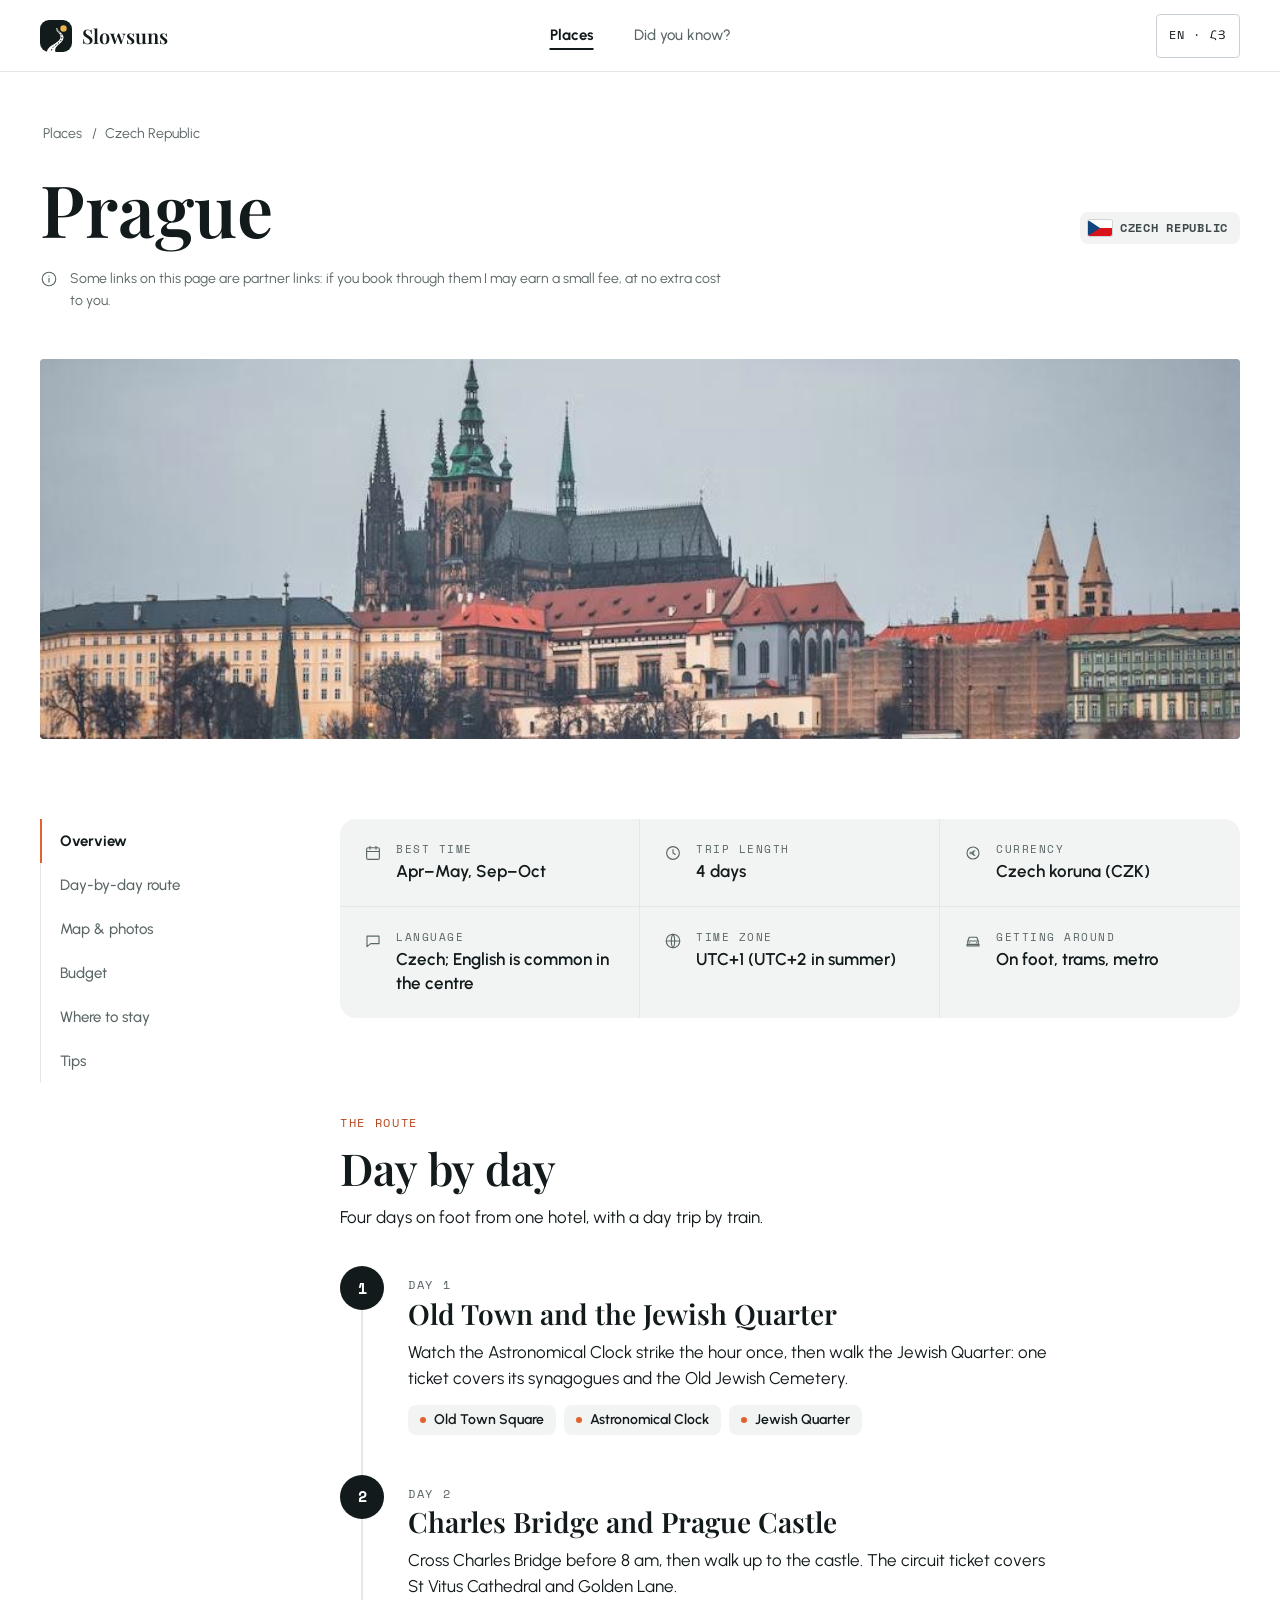
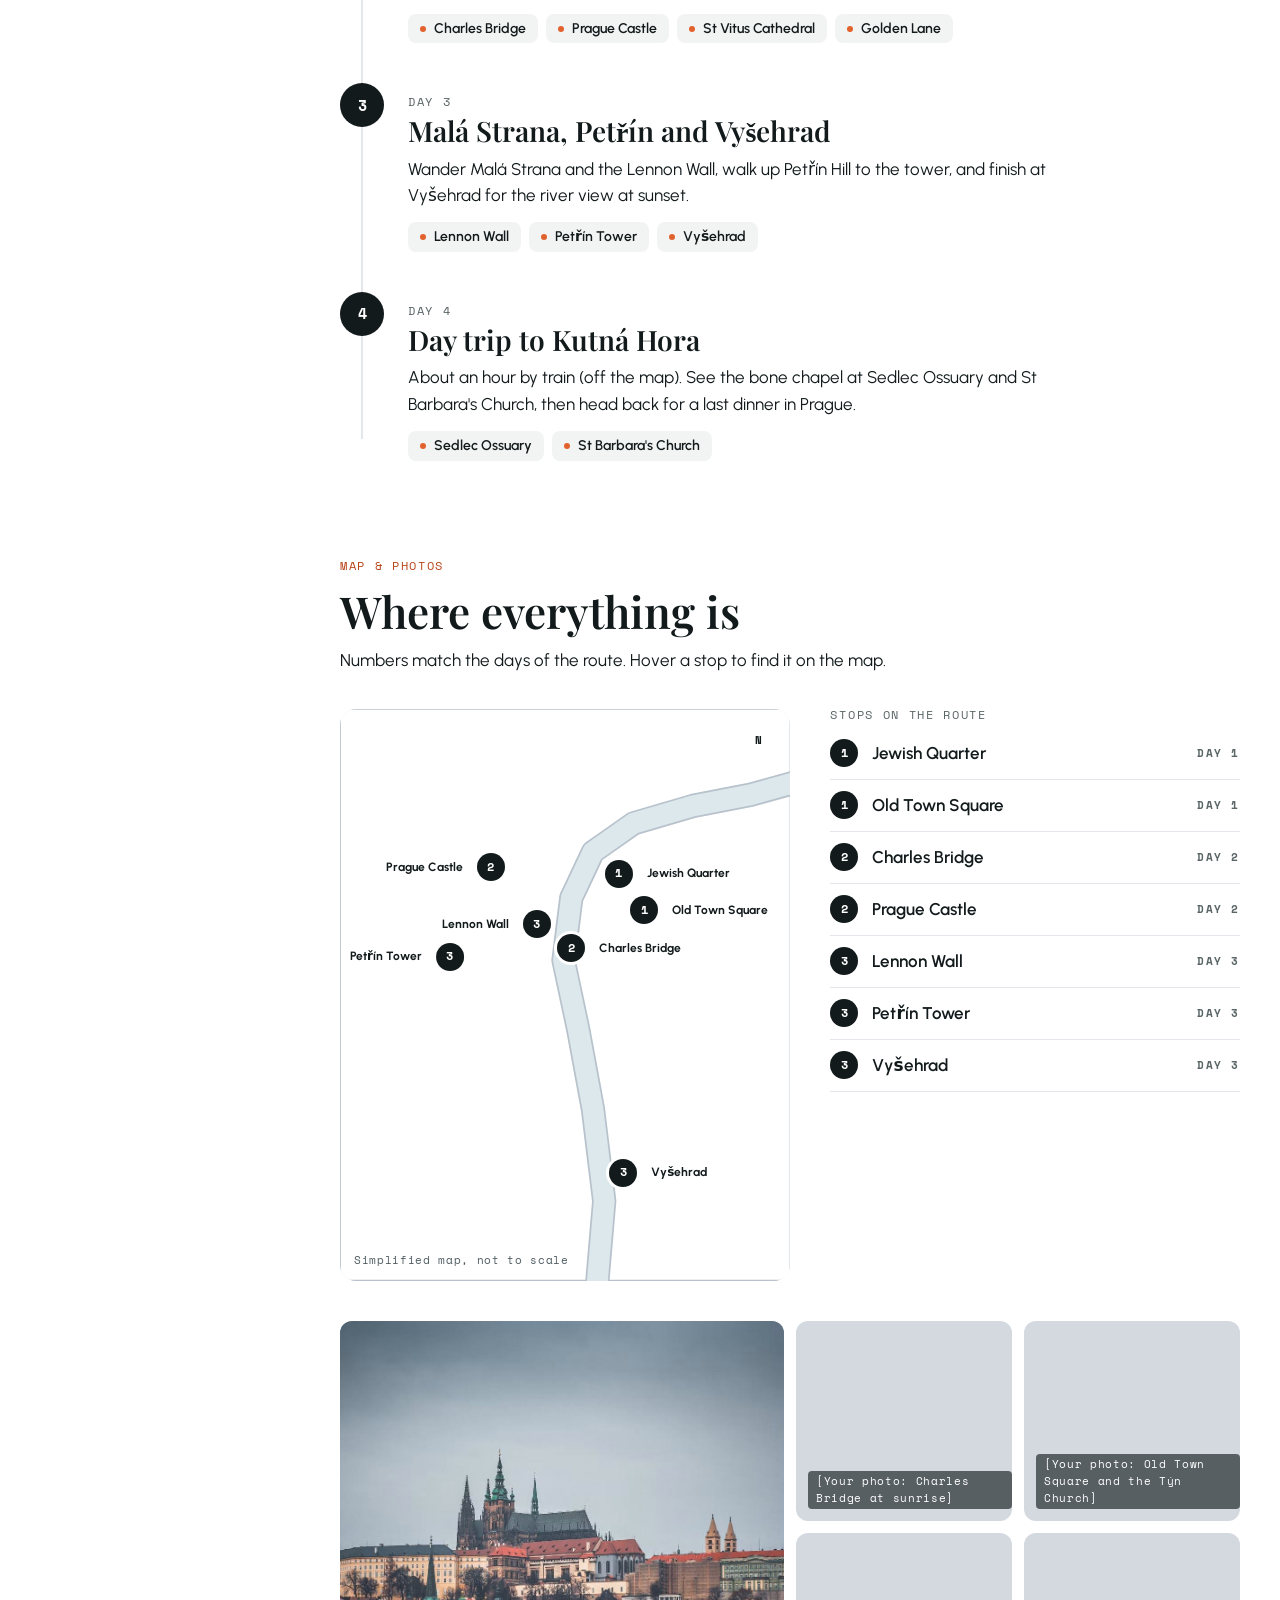
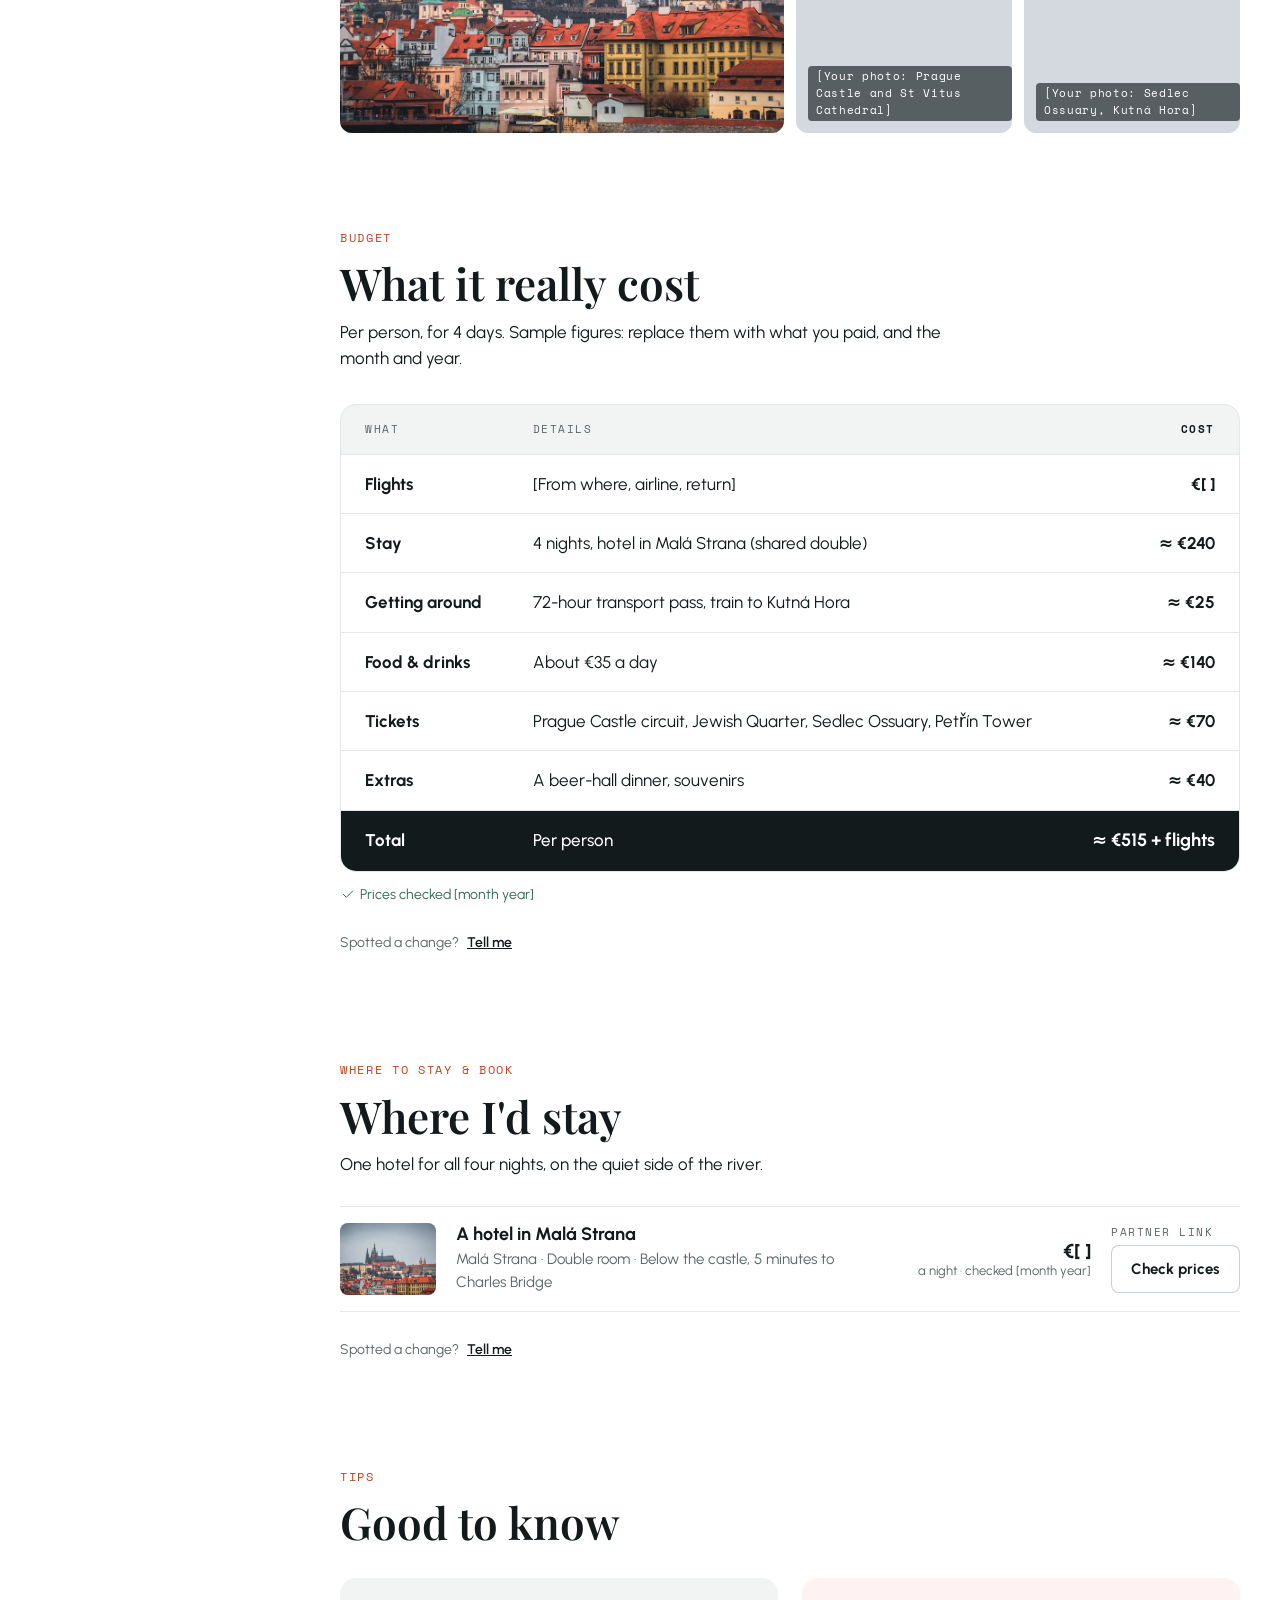
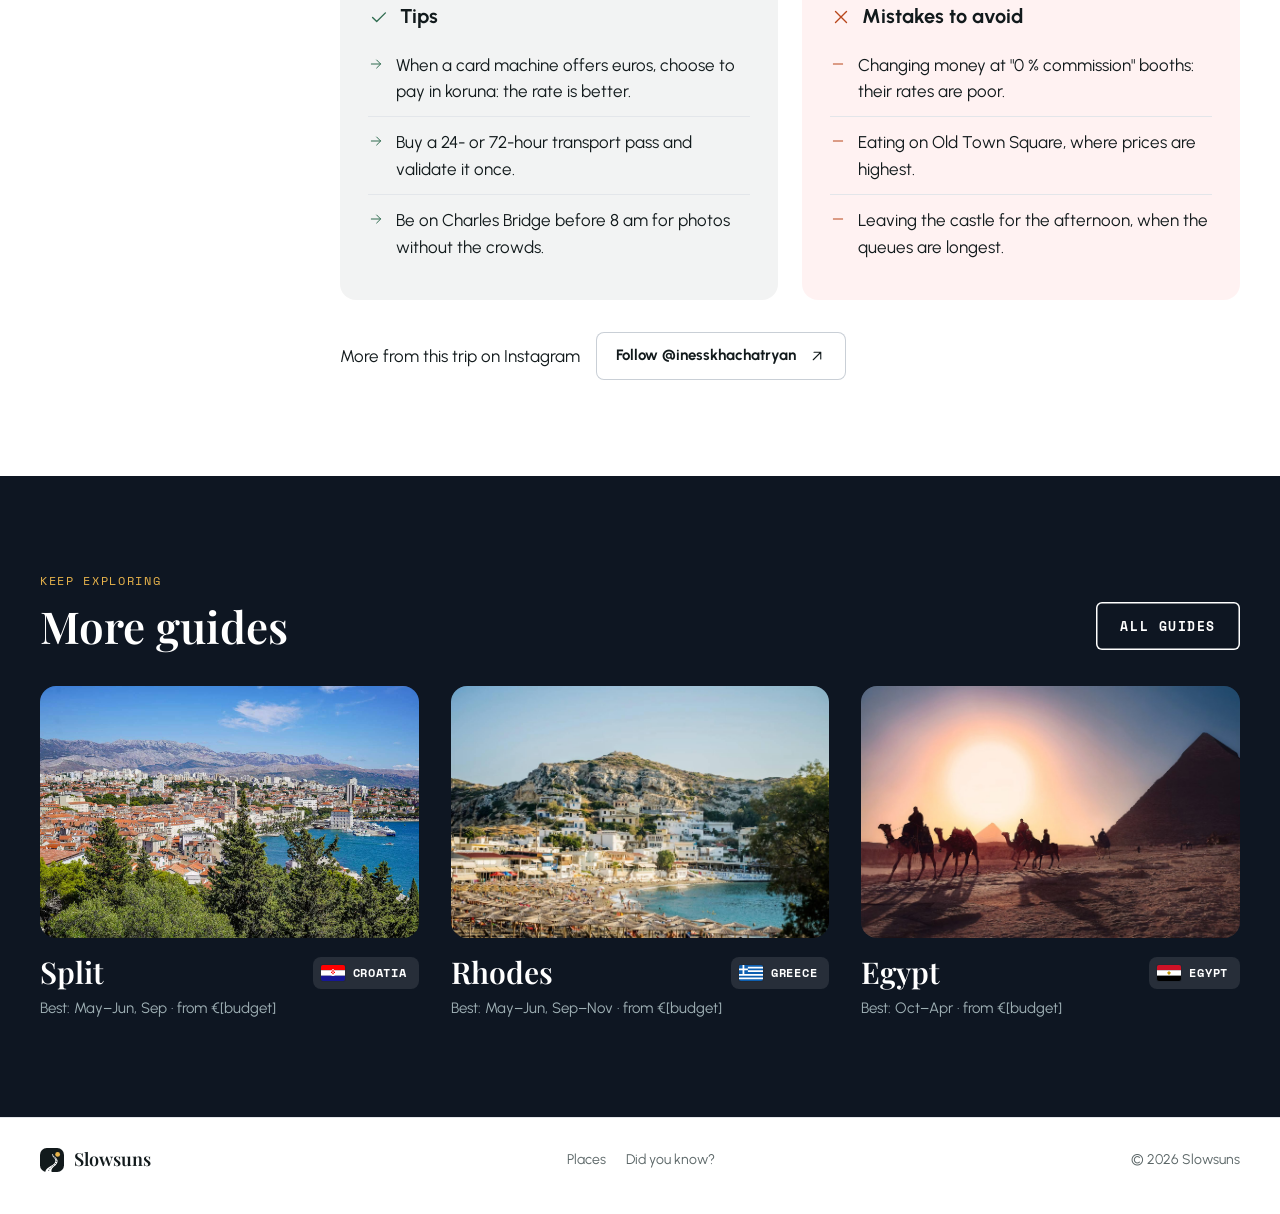
<file: prague.html>
<!doctype html>
<html lang="en">
<head>
<meta charset="utf-8">
<meta name="viewport" content="width=device-width, initial-scale=1">
<title>Prague guide · Slowsuns</title>
<link rel="stylesheet" href="tokens.css">
<link rel="stylesheet" href="components/index.css">
<script src="components/site.js" defer></script>
</head>
<body data-en-only>
<a class="skip-link" href="#main">Skip to content</a>
<header class="site-header">
    <a class="logo" href="index.html"><svg class="logo__mark" viewBox="0 0 32 32" aria-hidden="true"><rect class="logo__tile" width="32" height="32" rx="9"/><path class="logo__road" d="M7 32 C8 24 21 23.5 20.5 16.5 C20.1 12.5 15.6 11.6 16.2 8.2 L17.4 8.2 C17 11.3 22.8 12.4 23.4 16.6 C24.3 23.8 13.5 25 15.5 32 Z"/><path class="logo__lane" d="M11.4 30.5 C12.4 25 21.6 23.8 21.9 17 C22 13.5 17.6 12 16.8 9.4" fill="none" stroke-width="1" stroke-dasharray="1.6 1.6"/><circle class="logo__sun" cx="23.5" cy="8.5" r="3.2"/></svg>Slowsuns</a>
    <nav class="site-nav" aria-label="Main">
      <a href="places.html" aria-current="page" data-hy="Վայրեր">Places</a>
      <a href="facts.html" data-hy="Գիտե՞իր">Did you know?</a>
    </nav>
    <div class="site-header__end">
      <button class="lang-switch" type="button" data-toggle-lang aria-label="Switch language">EN · ՀՅ</button>
      <button class="btn-icon menu-btn" type="button" aria-label="Open menu" aria-expanded="false" aria-controls="menu-sheet" data-menu-open><span class="icon icon--menu icon--24" aria-hidden="true"></span></button>
    </div>
  </header>
<div class="offline-bar" data-offline-bar role="status" hidden><p>You're offline. Photos and the map will load when you're back online.</p><button type="button">Try again</button></div>
<div class="wrap"><div class="lang-note" role="note" hidden><span class="icon icon--info" aria-hidden="true"></span><div><p lang="hy">Այս էջը դեռ հայերեն չկա։ Ստորև՝ անգլերեն տարբերակը։</p><p class="lang-note__en">This page isn't in Armenian yet. Here is the English version.</p></div></div></div>
<div class="menu-sheet" id="menu-sheet" hidden>
  <div class="menu-sheet__top"><a class="logo" href="index.html"><svg class="logo__mark" viewBox="0 0 32 32" aria-hidden="true"><rect class="logo__tile" width="32" height="32" rx="9"/><path class="logo__road" d="M7 32 C8 24 21 23.5 20.5 16.5 C20.1 12.5 15.6 11.6 16.2 8.2 L17.4 8.2 C17 11.3 22.8 12.4 23.4 16.6 C24.3 23.8 13.5 25 15.5 32 Z"/><path class="logo__lane" d="M11.4 30.5 C12.4 25 21.6 23.8 21.9 17 C22 13.5 17.6 12 16.8 9.4" fill="none" stroke-width="1" stroke-dasharray="1.6 1.6"/><circle class="logo__sun" cx="23.5" cy="8.5" r="3.2"/></svg>Slowsuns</a><button class="btn-icon" type="button" aria-label="Close menu" data-menu-close><span class="icon icon--close icon--24" aria-hidden="true"></span></button></div>
  <nav aria-label="Main"><a href="places.html" aria-current="page" data-hy="Վայրեր">Places</a>
      <a href="facts.html" data-hy="Գիտե՞իր">Did you know?</a></nav>
  <button class="lang-switch" type="button" data-toggle-lang aria-label="Switch language">EN · ՀՅ</button>
</div>

<main id="main">
  <section class="wrap dest-head" aria-labelledby="d-title">
    <ol class="crumbs" aria-label="Breadcrumb"><li><a href="places.html">Places</a></li><li aria-hidden="true">/</li><li><a href="places.html">Czech Republic</a></li></ol>
    <div class="dest-title">
      <h1 id="d-title">Prague</h1>
      <span class="label"><img class="flag" src="assets/flags/cz.svg" alt=""><span>Czech Republic</span></span>
    </div>
    <p class="declaration"><span class="icon icon--info" aria-hidden="true"></span><span>Some links on this page are partner links: if you book through them I may earn a small fee, at no extra cost to you.</span></p>
    <figure class="photo cover"><img src="assets/photos/prague.jpg" alt="Prague Castle above the river"></figure>
  </section>

  <div class="wrap dest-layout">
    <nav class="toc" aria-label="On this page"><ol><li><a href="#d-overview" aria-current="true">Overview</a></li><li><a href="#d-route">Day-by-day route</a></li><li><a href="#d-map">Map &amp; photos</a></li><li><a href="#d-budget">Budget</a></li><li><a href="#d-stay">Where to stay</a></li><li><a href="#d-tips">Tips</a></li></ol></nav>

    <article class="dest-main">
      <section class="dest-sec" id="d-overview" aria-label="Overview">
        <dl class="quick-facts"><div><span class="icon icon--calendar" aria-hidden="true"></span><div><dt class="fact-label">Best time</dt><dd>Apr–May, Sep–Oct</dd></div></div><div><span class="icon icon--clock" aria-hidden="true"></span><div><dt class="fact-label">Trip length</dt><dd>4 days</dd></div></div><div><span class="icon icon--currency" aria-hidden="true"></span><div><dt class="fact-label">Currency</dt><dd>Czech koruna (CZK)</dd></div></div><div><span class="icon icon--message" aria-hidden="true"></span><div><dt class="fact-label">Language</dt><dd>Czech; English is common in the centre</dd></div></div><div><span class="icon icon--globe" aria-hidden="true"></span><div><dt class="fact-label">Time zone</dt><dd>UTC+1 (UTC+2 in summer)</dd></div></div><div><span class="icon icon--car" aria-hidden="true"></span><div><dt class="fact-label">Getting around</dt><dd>On foot, trams, metro</dd></div></div></dl>
      </section>

      <section class="dest-sec" id="d-route" aria-labelledby="d-route-h">
        <p class="eyebrow">The route</p>
        <h2 class="t-h2-page" id="d-route-h">Day by day</h2>
        <p class="t-body">Four days on foot from one hotel, with a day trip by train.</p>
        <ol class="days">
          <li class="day"><span class="day__num" aria-hidden="true">1</span><div><span class="mono-label">Day 1</span><h3 class="day__title">Old Town and the Jewish Quarter</h3><p>Watch the Astronomical Clock strike the hour once, then walk the Jewish Quarter: one ticket covers its synagogues and the Old Jewish Cemetery.</p><ul class="stops"><li>Old Town Square</li><li>Astronomical Clock</li><li>Jewish Quarter</li></ul></div></li>
          <li class="day"><span class="day__num" aria-hidden="true">2</span><div><span class="mono-label">Day 2</span><h3 class="day__title">Charles Bridge and Prague Castle</h3><p>Cross Charles Bridge before 8 am, then walk up to the castle. The circuit ticket covers St Vitus Cathedral and Golden Lane.</p><ul class="stops"><li>Charles Bridge</li><li>Prague Castle</li><li>St Vitus Cathedral</li><li>Golden Lane</li></ul></div></li>
          <li class="day"><span class="day__num" aria-hidden="true">3</span><div><span class="mono-label">Day 3</span><h3 class="day__title">Malá Strana, Petřín and Vyšehrad</h3><p>Wander Malá Strana and the Lennon Wall, walk up Petřín Hill to the tower, and finish at Vyšehrad for the river view at sunset.</p><ul class="stops"><li>Lennon Wall</li><li>Petřín Tower</li><li>Vyšehrad</li></ul></div></li>
          <li class="day"><span class="day__num" aria-hidden="true">4</span><div><span class="mono-label">Day 4</span><h3 class="day__title">Day trip to Kutná Hora</h3><p>About an hour by train (off the map). See the bone chapel at Sedlec Ossuary and St Barbara's Church, then head back for a last dinner in Prague.</p><ul class="stops"><li>Sedlec Ossuary</li><li>St Barbara's Church</li></ul></div></li>
        </ol>
      </section>

      <section class="dest-sec" id="d-map" aria-labelledby="d-map-h">
        <p class="eyebrow">Map &amp; photos</p>
        <h2 class="t-h2-page" id="d-map-h">Where everything is</h2>
        <p class="t-body">Numbers match the days of the route. Hover a stop to find it on the map.</p>
        <div class="island">
          <div class="island__map">
            <svg viewBox="0 0 520 660" preserveAspectRatio="none" role="img" aria-label="Simplified map of central Prague with the Vltava river and the stops of the route"><rect width="520" height="660" class="island__land"></rect><path d="M296 673 L305 568 L292 462 L275 370 L258 290 L267 218 L292 165 L339 132 L407 112 L474 99 L546 79" fill="none" class="island__coast-line" stroke-width="28" stroke-linecap="round" stroke-linejoin="round"></path><path d="M296 673 L305 568 L292 462 L275 370 L258 290 L267 218 L292 165 L339 132 L407 112 L474 99 L546 79" fill="none" class="island__water" stroke-width="24" stroke-linecap="round" stroke-linejoin="round"></path></svg>
            <span class="pin" style="left: 61.9%; top: 28.8%" data-stop="jew" aria-hidden="true"><b>1</b><span>Jewish Quarter</span></span>
            <span class="pin" style="left: 67.5%; top: 35.2%" data-stop="ots" aria-hidden="true"><b>1</b><span>Old Town Square</span></span>
            <span class="pin" style="left: 51.3%; top: 41.8%" data-stop="chb" aria-hidden="true"><b>2</b><span>Charles Bridge</span></span>
            <span class="pin pin--left" style="left: 33.5%; top: 27.7%" data-stop="cas" aria-hidden="true"><b>2</b><span>Prague Castle</span></span>
            <span class="pin pin--left" style="left: 43.7%; top: 37.6%" data-stop="len" aria-hidden="true"><b>3</b><span>Lennon Wall</span></span>
            <span class="pin pin--left" style="left: 24.4%; top: 43.3%" data-stop="pet" aria-hidden="true"><b>3</b><span>Petřín Tower</span></span>
            <span class="pin" style="left: 62.9%; top: 81.1%" data-stop="vys" aria-hidden="true"><b>3</b><span>Vyšehrad</span></span>
            <span class="island__north" aria-hidden="true">N</span>
            <span class="island__note">Simplified map, not to scale</span>
          </div>
          <div class="island__legend">
            <h3>Stops on the route</h3>
            <ol>
              <li data-stop="jew"><b aria-hidden="true">1</b>Jewish Quarter<small class="mono-label">Day 1</small></li>
              <li data-stop="ots"><b aria-hidden="true">1</b>Old Town Square<small class="mono-label">Day 1</small></li>
              <li data-stop="chb"><b aria-hidden="true">2</b>Charles Bridge<small class="mono-label">Day 2</small></li>
              <li data-stop="cas"><b aria-hidden="true">2</b>Prague Castle<small class="mono-label">Day 2</small></li>
              <li data-stop="len"><b aria-hidden="true">3</b>Lennon Wall<small class="mono-label">Day 3</small></li>
              <li data-stop="pet"><b aria-hidden="true">3</b>Petřín Tower<small class="mono-label">Day 3</small></li>
              <li data-stop="vys"><b aria-hidden="true">3</b>Vyšehrad<small class="mono-label">Day 3</small></li>
            </ol>
            
          </div>
        </div>
        <div class="gallery">
          <figure class="photo"><img src="assets/photos/prague.jpg" alt="Prague Castle above the river" loading="lazy"></figure>
          <figure class="photo"><span class="photo__label">[Your photo: Charles Bridge at sunrise]</span></figure>
          <figure class="photo"><span class="photo__label">[Your photo: Old Town Square and the Týn Church]</span></figure>
          <figure class="photo"><span class="photo__label">[Your photo: Prague Castle and St Vitus Cathedral]</span></figure>
          <figure class="photo"><span class="photo__label">[Your photo: Sedlec Ossuary, Kutná Hora]</span></figure>
        </div>
      </section>

      <section class="dest-sec" id="d-budget" aria-labelledby="d-budget-h">
        <p class="eyebrow">Budget</p>
        <h2 class="t-h2-page" id="d-budget-h">What it really cost</h2>
        <p class="t-body">Per person, for 4 days. Sample figures: replace them with what you paid, and the month and year.</p>
        <div class="table-box">
          <table class="budget">
            <thead><tr><th scope="col">What</th><th scope="col">Details</th><th scope="col" class="num">Cost</th></tr></thead>
            <tbody>
              <tr><th scope="row">Flights</th><td>[From where, airline, return]</td><td class="num">€[ ]</td></tr>
              <tr><th scope="row">Stay</th><td>4 nights, hotel in Malá Strana (shared double)</td><td class="num">≈ €240</td></tr>
              <tr><th scope="row">Getting around</th><td>72-hour transport pass, train to Kutná Hora</td><td class="num">≈ €25</td></tr>
              <tr><th scope="row">Food &amp; drinks</th><td>About €35 a day</td><td class="num">≈ €140</td></tr>
              <tr><th scope="row">Tickets</th><td>Prague Castle circuit, Jewish Quarter, Sedlec Ossuary, Petřín Tower</td><td class="num">≈ €70</td></tr>
              <tr><th scope="row">Extras</th><td>A beer-hall dinner, souvenirs</td><td class="num">≈ €40</td></tr>
            </tbody>
            <tfoot><tr><th scope="row">Total</th><td>Per person</td><td class="num">≈ €515 + flights</td></tr></tfoot>
          </table>
        </div>
        <p class="table-note"><span class="checked"><span class="icon icon--check" aria-hidden="true"></span>Prices checked [month year]</span></p>
        <p class="spotted">Spotted a change? <a href="https://ig.me/m/inesskhachatryan" target="_blank" rel="noopener">Tell me</a></p>
      </section>

      <section class="dest-sec" id="d-stay" aria-labelledby="d-stay-h">
        <p class="eyebrow">Where to stay &amp; book</p>
        <h2 class="t-h2-page" id="d-stay-h">Where I'd stay</h2>
        <p class="t-body">One hotel for all four nights, on the quiet side of the river.</p>
        <div class="hotel">
          <figure class="photo hotel__thumb"><img src="assets/photos/prague.jpg" alt="" loading="lazy"></figure>
          <div class="hotel__info"><h3>A hotel in Malá Strana</h3><p>Malá Strana · Double room · Below the castle, 5 minutes to Charles Bridge</p></div>
          <p class="hotel__price"><b>€[ ]</b><span>a night · checked [month year]</span></p>
          <div class="hotel__book"><span class="partner-tag">Partner link</span><a class="btn btn--small btn--ghost" href="#" rel="sponsored noopener" target="_blank">Check prices</a></div>
        </div>
        <p class="spotted">Spotted a change? <a href="https://ig.me/m/inesskhachatryan" target="_blank" rel="noopener">Tell me</a></p>
      </section>

      <section class="dest-sec" id="d-tips" aria-labelledby="d-tips-h">
        <p class="eyebrow">Tips</p>
        <h2 class="t-h2-page" id="d-tips-h">Good to know</h2>
        <div class="tips">
          <div class="tips--good">
            <h3><span class="icon icon--check" aria-hidden="true"></span>Tips</h3>
            <ul>
              <li><span class="icon icon--arrow-right" aria-hidden="true"></span>When a card machine offers euros, choose to pay in koruna: the rate is better.</li>
              <li><span class="icon icon--arrow-right" aria-hidden="true"></span>Buy a 24- or 72-hour transport pass and validate it once.</li>
              <li><span class="icon icon--arrow-right" aria-hidden="true"></span>Be on Charles Bridge before 8 am for photos without the crowds.</li>
            </ul>
          </div>
          <div class="tips--bad">
            <h3><span class="icon icon--close" aria-hidden="true"></span>Mistakes to avoid</h3>
            <ul>
              <li><span class="icon icon--dash" aria-hidden="true"></span>Changing money at "0 % commission" booths: their rates are poor.</li>
              <li><span class="icon icon--dash" aria-hidden="true"></span>Eating on Old Town Square, where prices are highest.</li>
              <li><span class="icon icon--dash" aria-hidden="true"></span>Leaving the castle for the afternoon, when the queues are longest.</li>
            </ul>
          </div>
        </div>
        <div class="follow"><p class="t-body">More from this trip on Instagram</p><a class="btn btn--small btn--ghost" href="https://www.instagram.com/inesskhachatryan/" target="_blank" rel="noopener">Follow @inesskhachatryan <span class="icon icon--arrow-up-right" aria-hidden="true"></span></a></div>
      </section>
    </article>
  </div>

  <section class="more" data-theme="navy" aria-labelledby="more-h">
    <div class="wrap">
      <div class="more__head"><div><p class="eyebrow">Keep exploring</p><h2 class="t-h2-page" id="more-h">More guides</h2></div><a class="btn btn--outline btn--mono" href="places.html">All guides</a></div>
      <div class="guide-cards">
<a class="guide-card" href="split.html"><figure class="photo guide-card__photo"><img src="assets/photos/split.jpg" alt="" loading="lazy"></figure><span class="guide-card__head"><span class="guide-card__name">Split</span><span class="label"><img class="flag" src="assets/flags/hr.svg" alt=""><span>Croatia</span></span></span><span class="guide-card__meta">Best: May–Jun, Sep · from €[budget]</span></a>
<a class="guide-card" href="rhodes.html"><figure class="photo guide-card__photo"><img src="assets/photos/rhodes.jpg" alt="" loading="lazy"></figure><span class="guide-card__head"><span class="guide-card__name">Rhodes</span><span class="label"><img class="flag" src="assets/flags/gr.svg" alt=""><span>Greece</span></span></span><span class="guide-card__meta">Best: May–Jun, Sep–Nov · from €[budget]</span></a>
<a class="guide-card" href="egypt.html"><figure class="photo guide-card__photo"><img src="assets/photos/egypt.jpg" alt="" loading="lazy"></figure><span class="guide-card__head"><span class="guide-card__name">Egypt</span><span class="label"><img class="flag" src="assets/flags/eg.svg" alt=""><span>Egypt</span></span></span><span class="guide-card__meta">Best: Oct–Apr · from €[budget]</span></a>
      </div>
    </div>
  </section>
</main>

<footer class="site-footer">
  <div class="wrap site-footer__in">
    <a class="logo" href="index.html"><svg class="logo__mark" viewBox="0 0 32 32" aria-hidden="true"><rect class="logo__tile" width="32" height="32" rx="9"/><path class="logo__road" d="M7 32 C8 24 21 23.5 20.5 16.5 C20.1 12.5 15.6 11.6 16.2 8.2 L17.4 8.2 C17 11.3 22.8 12.4 23.4 16.6 C24.3 23.8 13.5 25 15.5 32 Z"/><path class="logo__lane" d="M11.4 30.5 C12.4 25 21.6 23.8 21.9 17 C22 13.5 17.6 12 16.8 9.4" fill="none" stroke-width="1" stroke-dasharray="1.6 1.6"/><circle class="logo__sun" cx="23.5" cy="8.5" r="3.2"/></svg>Slowsuns</a>
    <nav aria-label="Footer"><a href="places.html">Places</a><a href="facts.html">Did you know?</a></nav>
    <span>© 2026 Slowsuns</span>
  </div>
</footer>
</body>
</html>
</file>
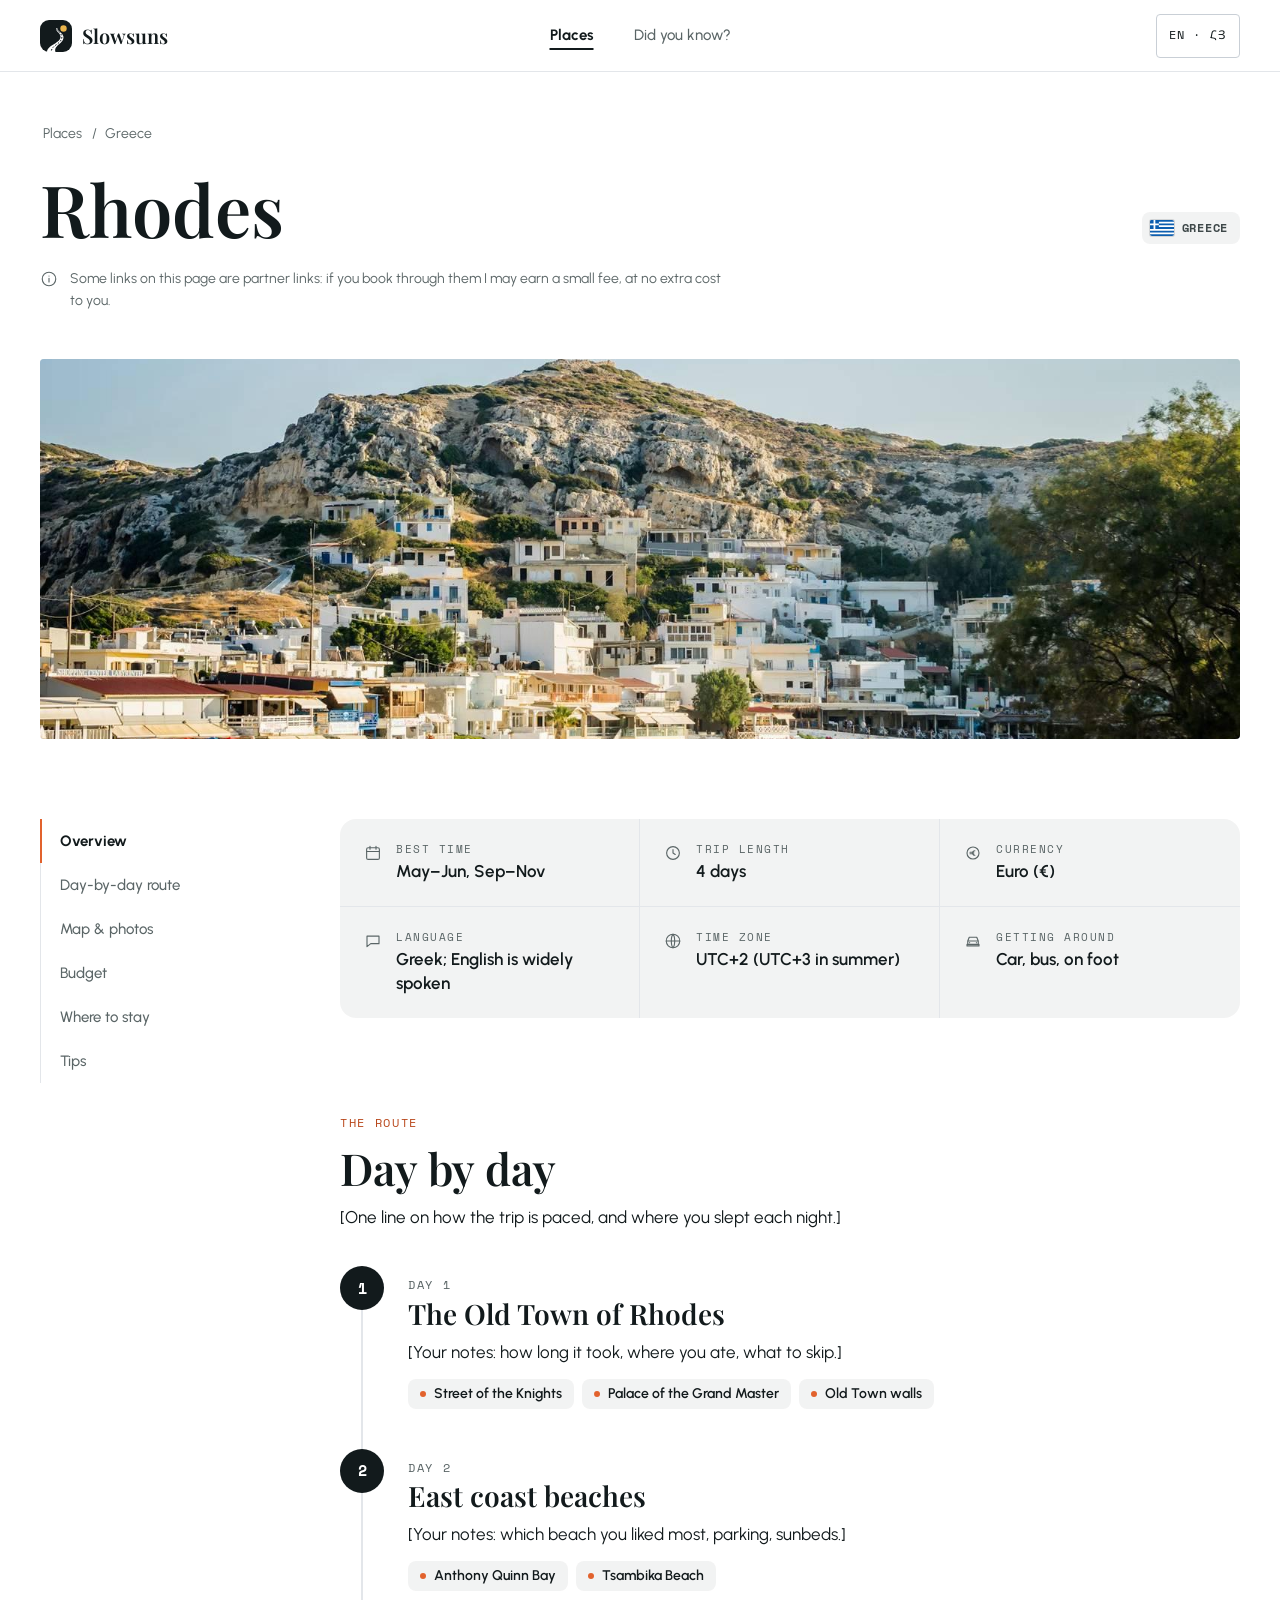
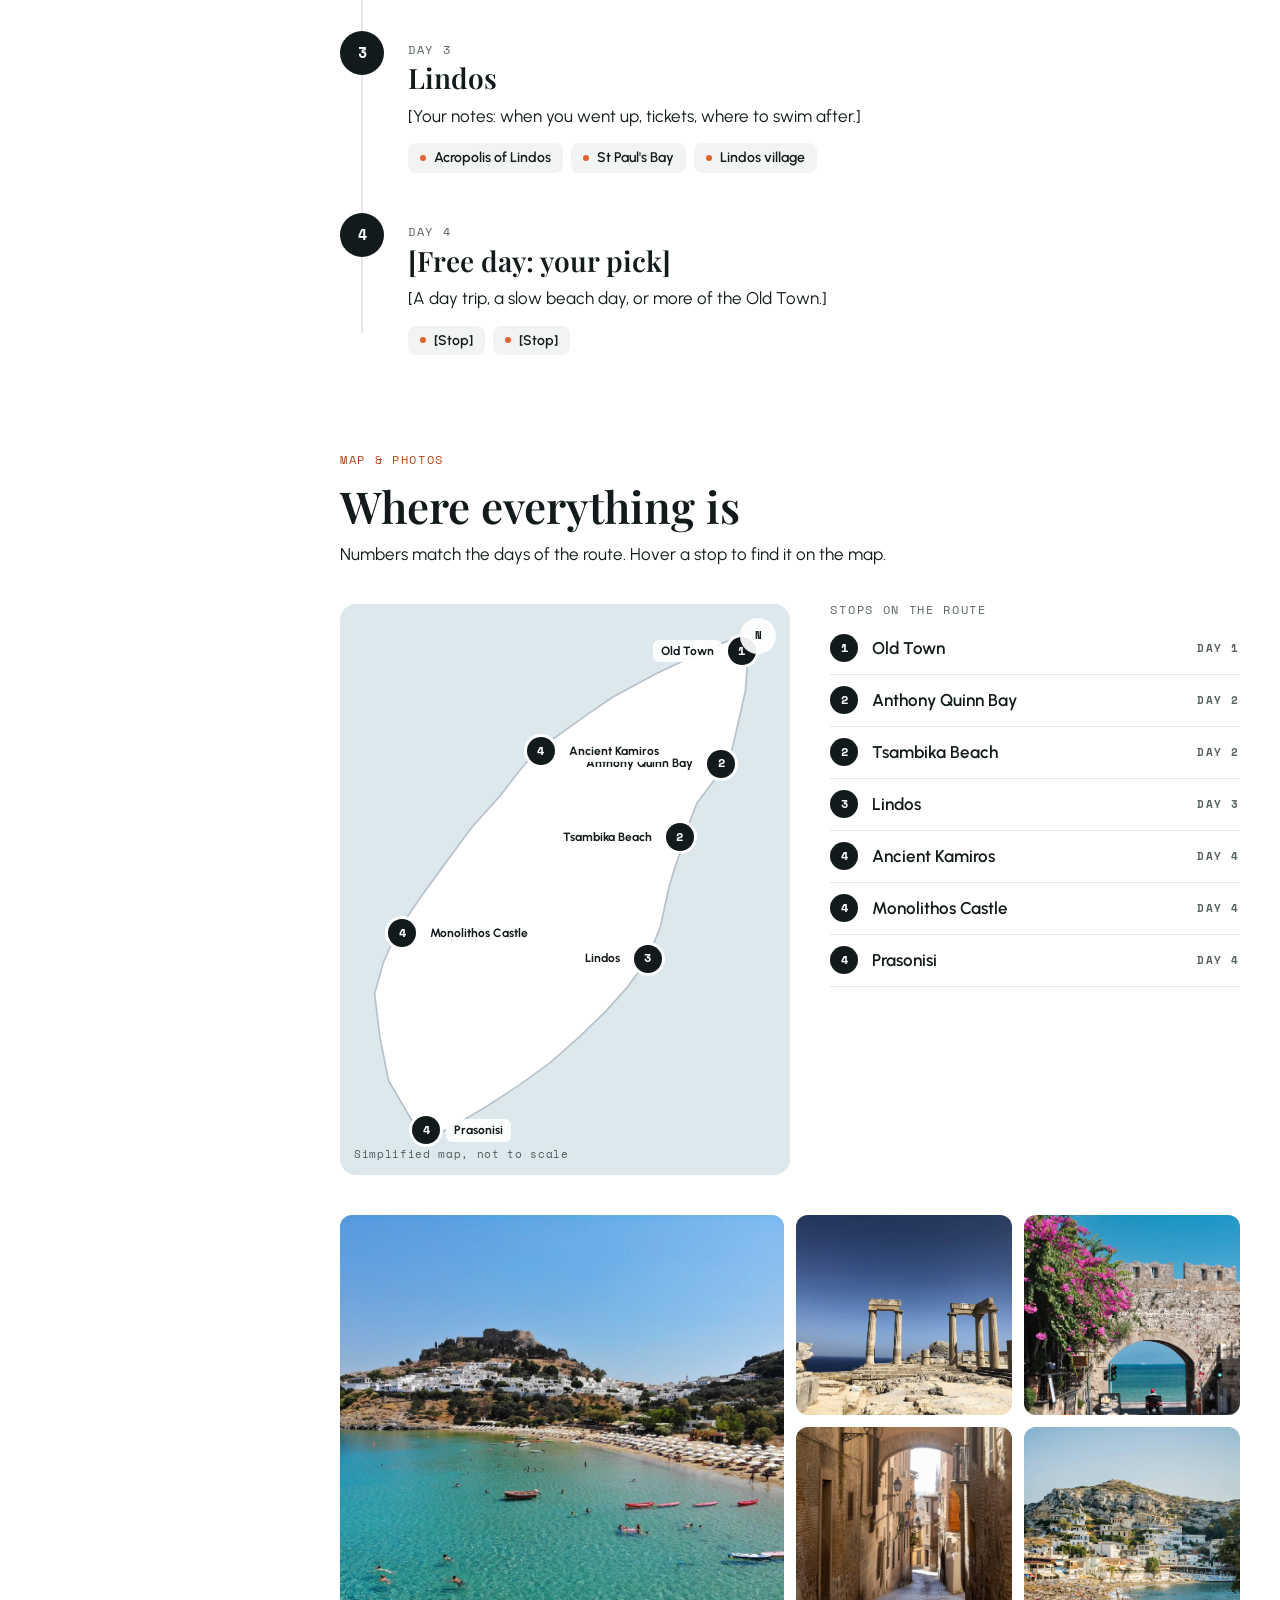
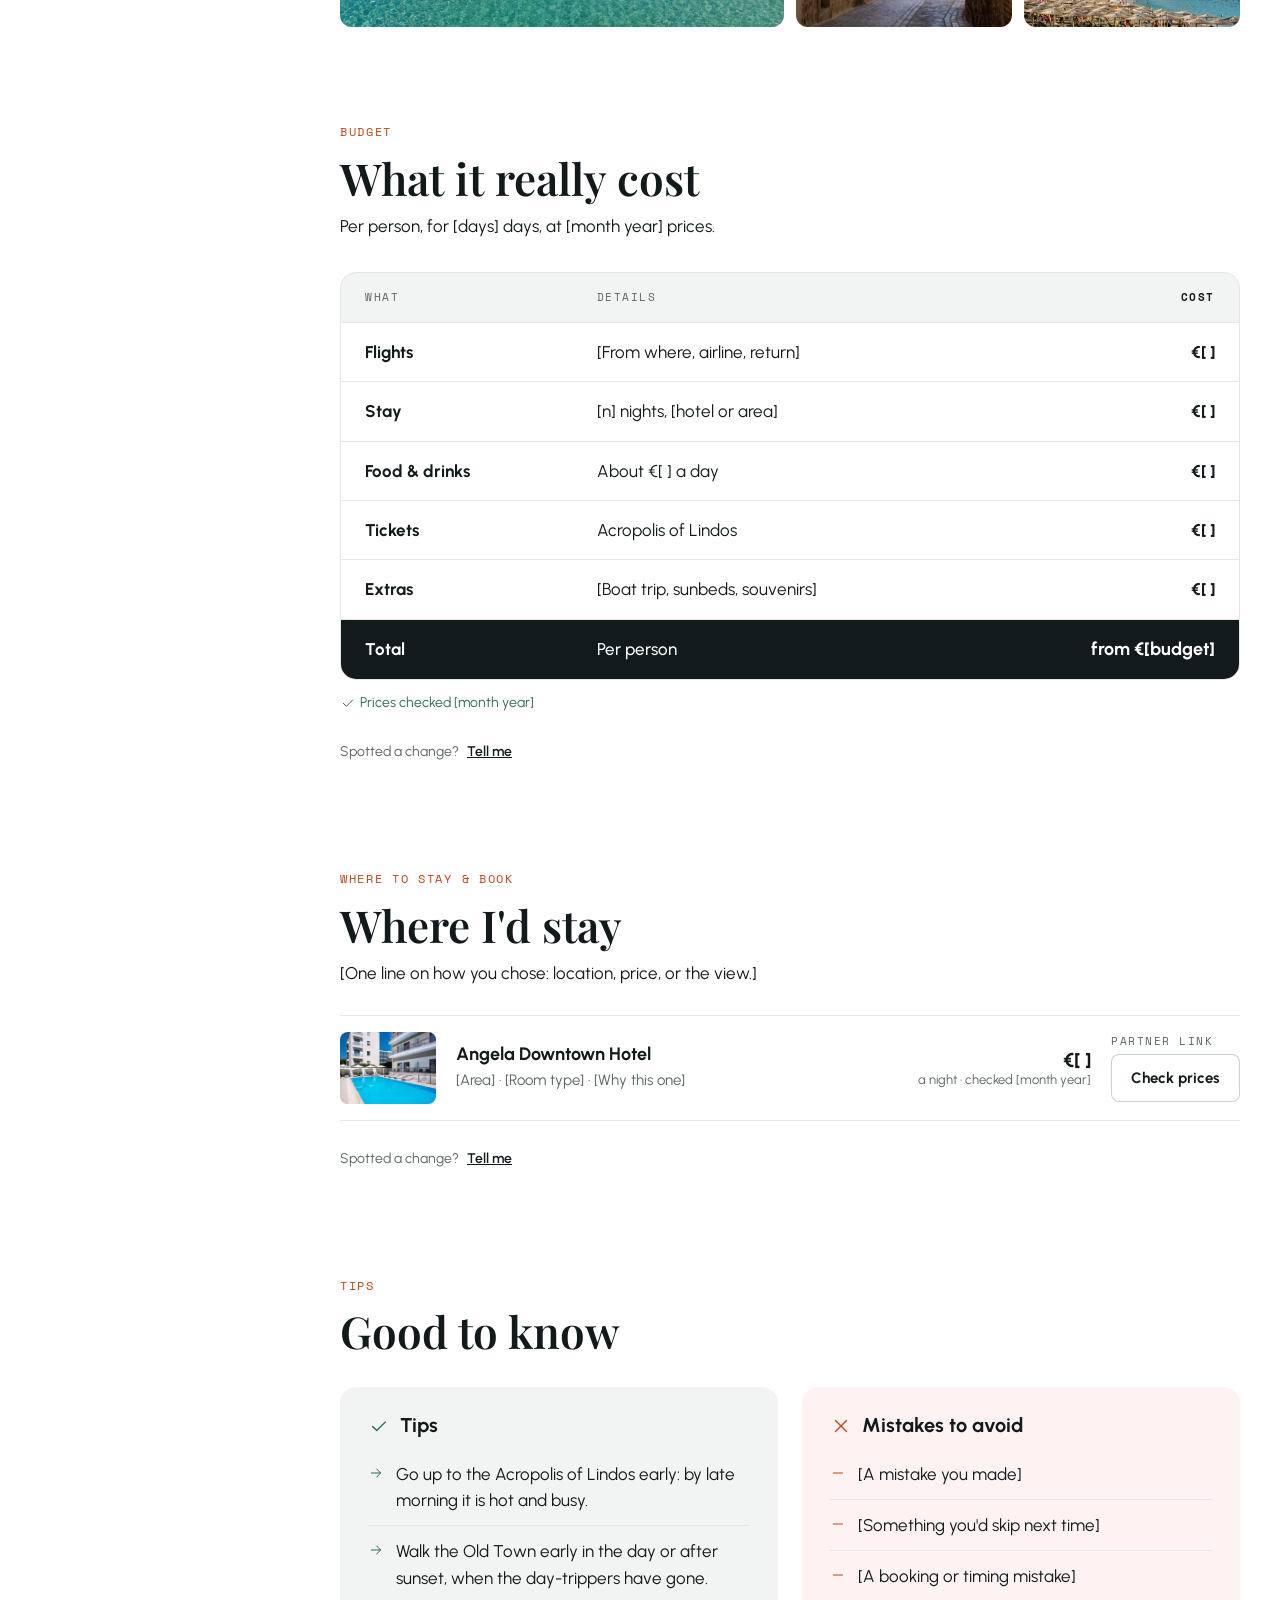
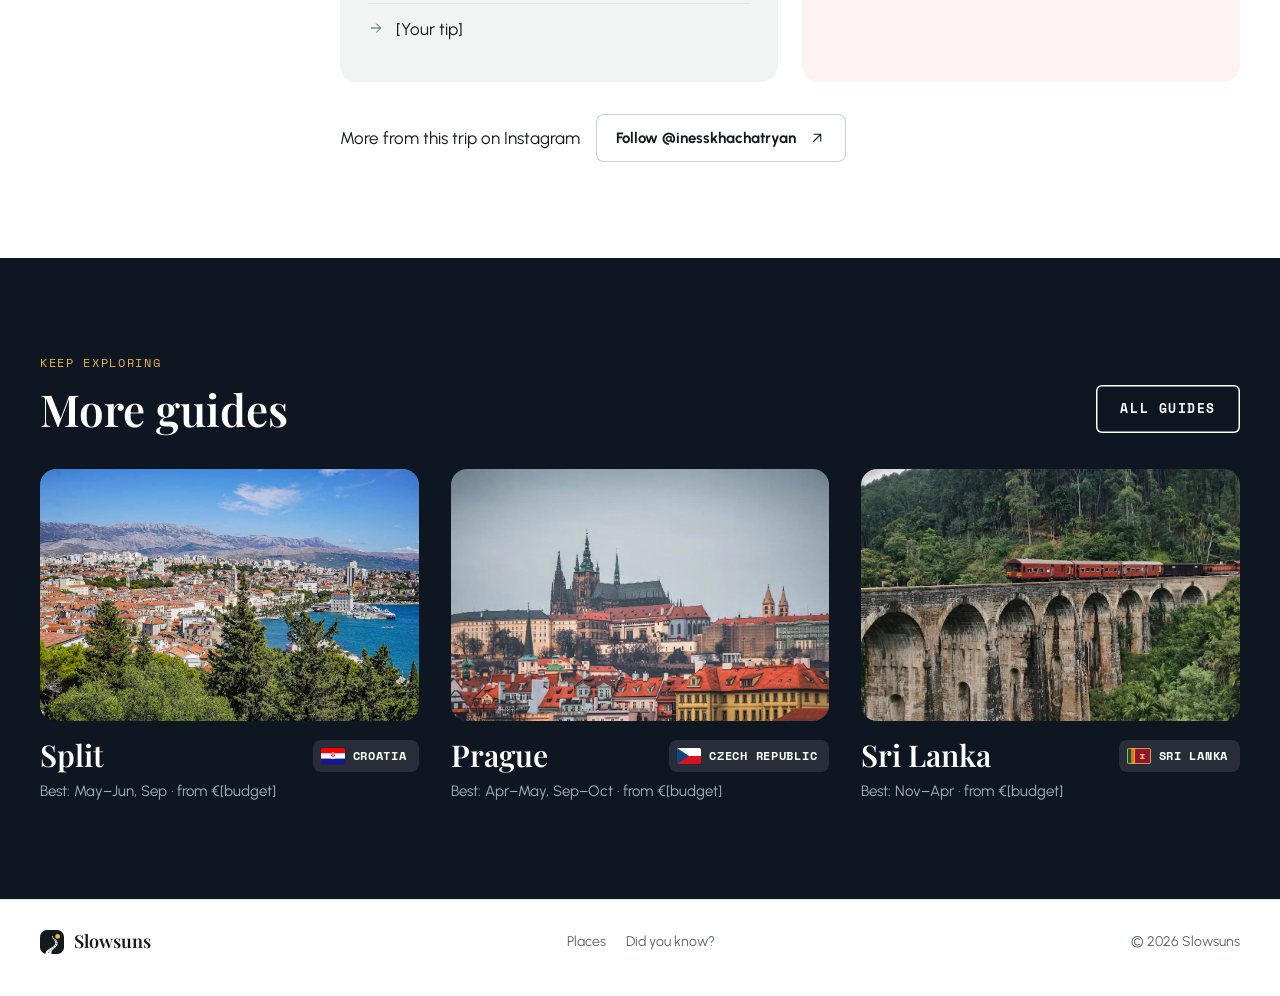
<file: rhodes.html>
<!doctype html>
<html lang="en">
<head>
<meta charset="utf-8">
<meta name="viewport" content="width=device-width, initial-scale=1">
<title>Rhodes guide · Slowsuns</title>
<link rel="stylesheet" href="tokens.css">
<link rel="stylesheet" href="components/index.css">
<script src="components/site.js" defer></script>
</head>
<body data-en-only>
<a class="skip-link" href="#main">Skip to content</a>
<header class="site-header">
    <a class="logo" href="index.html"><svg class="logo__mark" viewBox="0 0 32 32" aria-hidden="true"><rect class="logo__tile" width="32" height="32" rx="9"/><path class="logo__road" d="M7 32 C8 24 21 23.5 20.5 16.5 C20.1 12.5 15.6 11.6 16.2 8.2 L17.4 8.2 C17 11.3 22.8 12.4 23.4 16.6 C24.3 23.8 13.5 25 15.5 32 Z"/><path class="logo__lane" d="M11.4 30.5 C12.4 25 21.6 23.8 21.9 17 C22 13.5 17.6 12 16.8 9.4" fill="none" stroke-width="1" stroke-dasharray="1.6 1.6"/><circle class="logo__sun" cx="23.5" cy="8.5" r="3.2"/></svg>Slowsuns</a>
    <nav class="site-nav" aria-label="Main">
      <a href="places.html" aria-current="page" data-hy="Վայրեր">Places</a>
      <a href="facts.html" data-hy="Գիտե՞իր">Did you know?</a>
    </nav>
    <div class="site-header__end">
      <button class="lang-switch" type="button" data-toggle-lang aria-label="Switch language">EN · ՀՅ</button>
      <button class="btn-icon menu-btn" type="button" aria-label="Open menu" aria-expanded="false" aria-controls="menu-sheet" data-menu-open><span class="icon icon--menu icon--24" aria-hidden="true"></span></button>
    </div>
  </header>
<div class="offline-bar" data-offline-bar role="status" hidden><p>You're offline. Photos and the map will load when you're back online.</p><button type="button">Try again</button></div>
<div class="wrap"><div class="lang-note" role="note" hidden><span class="icon icon--info" aria-hidden="true"></span><div><p lang="hy">Այս էջը դեռ հայերեն չկա։ Ստորև՝ անգլերեն տարբերակը։</p><p class="lang-note__en">This page isn't in Armenian yet. Here is the English version.</p></div></div></div>
<div class="menu-sheet" id="menu-sheet" hidden>
  <div class="menu-sheet__top"><a class="logo" href="index.html"><svg class="logo__mark" viewBox="0 0 32 32" aria-hidden="true"><rect class="logo__tile" width="32" height="32" rx="9"/><path class="logo__road" d="M7 32 C8 24 21 23.5 20.5 16.5 C20.1 12.5 15.6 11.6 16.2 8.2 L17.4 8.2 C17 11.3 22.8 12.4 23.4 16.6 C24.3 23.8 13.5 25 15.5 32 Z"/><path class="logo__lane" d="M11.4 30.5 C12.4 25 21.6 23.8 21.9 17 C22 13.5 17.6 12 16.8 9.4" fill="none" stroke-width="1" stroke-dasharray="1.6 1.6"/><circle class="logo__sun" cx="23.5" cy="8.5" r="3.2"/></svg>Slowsuns</a><button class="btn-icon" type="button" aria-label="Close menu" data-menu-close><span class="icon icon--close icon--24" aria-hidden="true"></span></button></div>
  <nav aria-label="Main"><a href="places.html" aria-current="page" data-hy="Վայրեր">Places</a>
      <a href="facts.html" data-hy="Գիտե՞իր">Did you know?</a></nav>
  <button class="lang-switch" type="button" data-toggle-lang aria-label="Switch language">EN · ՀՅ</button>
</div>

<main id="main">
  <section class="wrap dest-head" aria-labelledby="d-title">
    <ol class="crumbs" aria-label="Breadcrumb"><li><a href="places.html">Places</a></li><li aria-hidden="true">/</li><li><a href="places.html">Greece</a></li></ol>
    <div class="dest-title">
      <h1 id="d-title">Rhodes</h1>
      <span class="label"><img class="flag" src="assets/flags/gr.svg" alt=""><span>Greece</span></span>
    </div>
    <p class="declaration"><span class="icon icon--info" aria-hidden="true"></span><span>Some links on this page are partner links: if you book through them I may earn a small fee, at no extra cost to you.</span></p>
    <figure class="photo cover"><img src="assets/photos/rhodes.jpg" alt="Rhodes coastline"></figure>
  </section>

  <div class="wrap dest-layout">
    <nav class="toc" aria-label="On this page"><ol><li><a href="#d-overview" aria-current="true">Overview</a></li><li><a href="#d-route">Day-by-day route</a></li><li><a href="#d-map">Map &amp; photos</a></li><li><a href="#d-budget">Budget</a></li><li><a href="#d-stay">Where to stay</a></li><li><a href="#d-tips">Tips</a></li></ol></nav>

    <article class="dest-main">
      <section class="dest-sec" id="d-overview" aria-label="Overview">
        <dl class="quick-facts"><div><span class="icon icon--calendar" aria-hidden="true"></span><div><dt class="fact-label">Best time</dt><dd>May–Jun, Sep–Nov</dd></div></div><div><span class="icon icon--clock" aria-hidden="true"></span><div><dt class="fact-label">Trip length</dt><dd>4 days</dd></div></div><div><span class="icon icon--currency" aria-hidden="true"></span><div><dt class="fact-label">Currency</dt><dd>Euro (€)</dd></div></div><div><span class="icon icon--message" aria-hidden="true"></span><div><dt class="fact-label">Language</dt><dd>Greek; English is widely spoken</dd></div></div><div><span class="icon icon--globe" aria-hidden="true"></span><div><dt class="fact-label">Time zone</dt><dd>UTC+2 (UTC+3 in summer)</dd></div></div><div><span class="icon icon--car" aria-hidden="true"></span><div><dt class="fact-label">Getting around</dt><dd>Car, bus, on foot</dd></div></div></dl>
      </section>

      <section class="dest-sec" id="d-route" aria-labelledby="d-route-h">
        <p class="eyebrow">The route</p>
        <h2 class="t-h2-page" id="d-route-h">Day by day</h2>
        <p class="t-body">[One line on how the trip is paced, and where you slept each night.]</p>
        <ol class="days">
          <li class="day"><span class="day__num" aria-hidden="true">1</span><div><span class="mono-label">Day 1</span><h3 class="day__title">The Old Town of Rhodes</h3><p>[Your notes: how long it took, where you ate, what to skip.]</p><ul class="stops"><li>Street of the Knights</li><li>Palace of the Grand Master</li><li>Old Town walls</li></ul></div></li>
          <li class="day"><span class="day__num" aria-hidden="true">2</span><div><span class="mono-label">Day 2</span><h3 class="day__title">East coast beaches</h3><p>[Your notes: which beach you liked most, parking, sunbeds.]</p><ul class="stops"><li>Anthony Quinn Bay</li><li>Tsambika Beach</li></ul></div></li>
          <li class="day"><span class="day__num" aria-hidden="true">3</span><div><span class="mono-label">Day 3</span><h3 class="day__title">Lindos</h3><p>[Your notes: when you went up, tickets, where to swim after.]</p><ul class="stops"><li>Acropolis of Lindos</li><li>St Paul's Bay</li><li>Lindos village</li></ul></div></li>
          <li class="day"><span class="day__num" aria-hidden="true">4</span><div><span class="mono-label">Day 4</span><h3 class="day__title">[Free day: your pick]</h3><p>[A day trip, a slow beach day, or more of the Old Town.]</p><ul class="stops"><li>[Stop]</li><li>[Stop]</li></ul></div></li>
        </ol>
      </section>

      <section class="dest-sec" id="d-map" aria-labelledby="d-map-h">
        <p class="eyebrow">Map &amp; photos</p>
        <h2 class="t-h2-page" id="d-map-h">Where everything is</h2>
        <p class="t-body">Numbers match the days of the route. Hover a stop to find it on the map.</p>
        <div class="island">
          <div class="island__map">
            <svg viewBox="0 0 520 660" preserveAspectRatio="none" role="img" aria-label="Simplified map of Rhodes island with the stops of the route"><path class="island__land" d="M468 40 L470 72 L468 100 L460 136 L452 170 L436 198 L412 230 L402 256 L395 280 L386 306 L379 330 L370 372 L355 410 L332 442 L307 470 L276 500 L242 530 L206 556 L169 580 L132 602 L97 620 L84 598 L70 574 L56 550 L46 500 L40 450 L50 414 L65 380 L92 340 L121 300 L152 258 L186 220 L206 194 L226 170 L254 150 L282 130 L314 108 L347 90 L366 80 L387 70 L408 60 L428 50 L450 42 Z"/></svg>
            <span class="pin pin--left" style="left: 89.2%; top: 8.3%" data-stop="old" aria-hidden="true"><b>1</b><span>Old Town</span></span>
            <span class="pin pin--left" style="left: 84.6%; top: 28.0%" data-stop="aqb" aria-hidden="true"><b>2</b><span>Anthony Quinn Bay</span></span>
            <span class="pin pin--left" style="left: 75.4%; top: 40.9%" data-stop="tsa" aria-hidden="true"><b>2</b><span>Tsambika Beach</span></span>
            <span class="pin pin--left" style="left: 68.3%; top: 62.1%" data-stop="lin" aria-hidden="true"><b>3</b><span>Lindos</span></span>
            <span class="pin" style="left: 44.6%; top: 25.8%" data-stop="kam" aria-hidden="true"><b>4</b><span>Ancient Kamiros</span></span>
            <span class="pin" style="left: 13.8%; top: 57.6%" data-stop="mon" aria-hidden="true"><b>4</b><span>Monolithos Castle</span></span>
            <span class="pin" style="left: 19.2%; top: 92.1%" data-stop="pra" aria-hidden="true"><b>4</b><span>Prasonisi</span></span>
            <span class="island__north" aria-hidden="true">N</span>
            <span class="island__note">Simplified map, not to scale</span>
          </div>
          <div class="island__legend">
            <h3>Stops on the route</h3>
            <ol>
              <li data-stop="old"><b aria-hidden="true">1</b>Old Town<small class="mono-label">Day 1</small></li>
              <li data-stop="aqb"><b aria-hidden="true">2</b>Anthony Quinn Bay<small class="mono-label">Day 2</small></li>
              <li data-stop="tsa"><b aria-hidden="true">2</b>Tsambika Beach<small class="mono-label">Day 2</small></li>
              <li data-stop="lin"><b aria-hidden="true">3</b>Lindos<small class="mono-label">Day 3</small></li>
              <li data-stop="kam"><b aria-hidden="true">4</b>Ancient Kamiros<small class="mono-label">Day 4</small></li>
              <li data-stop="mon"><b aria-hidden="true">4</b>Monolithos Castle<small class="mono-label">Day 4</small></li>
              <li data-stop="pra"><b aria-hidden="true">4</b>Prasonisi<small class="mono-label">Day 4</small></li>
            </ol>
            
          </div>
        </div>
        <div class="gallery">
          <figure class="photo"><img src="assets/photos/lindos.jpg" alt="Lindos bay with the white village and the acropolis on the hill" loading="lazy"></figure>
          <figure class="photo"><img src="assets/photos/acropolis.jpg" alt="Columns of the Acropolis of Lindos above the sea" loading="lazy"></figure>
          <figure class="photo"><img src="assets/photos/old-town.jpg" alt="An Old Town gate opening onto the sea" loading="lazy"></figure>
          <figure class="photo"><img src="assets/photos/lane.jpg" alt="A narrow stone lane under an arch" loading="lazy"></figure>
          <figure class="photo"><img src="assets/photos/rhodes.jpg" alt="Rhodes coastline" loading="lazy"></figure>
        </div>
      </section>

      <section class="dest-sec" id="d-budget" aria-labelledby="d-budget-h">
        <p class="eyebrow">Budget</p>
        <h2 class="t-h2-page" id="d-budget-h">What it really cost</h2>
        <p class="t-body">Per person, for [days] days, at [month year] prices.</p>
        <div class="table-box">
          <table class="budget">
            <thead><tr><th scope="col">What</th><th scope="col">Details</th><th scope="col" class="num">Cost</th></tr></thead>
            <tbody>
              <tr><th scope="row">Flights</th><td>[From where, airline, return]</td><td class="num">€[ ]</td></tr>
              <tr><th scope="row">Stay</th><td>[n] nights, [hotel or area]</td><td class="num">€[ ]</td></tr>
              <tr><th scope="row">Food &amp; drinks</th><td>About €[ ] a day</td><td class="num">€[ ]</td></tr>
              <tr><th scope="row">Tickets</th><td>Acropolis of Lindos</td><td class="num">€[ ]</td></tr>
              <tr><th scope="row">Extras</th><td>[Boat trip, sunbeds, souvenirs]</td><td class="num">€[ ]</td></tr>
            </tbody>
            <tfoot><tr><th scope="row">Total</th><td>Per person</td><td class="num">from €[budget]</td></tr></tfoot>
          </table>
        </div>
        <p class="table-note"><span class="checked"><span class="icon icon--check" aria-hidden="true"></span>Prices checked [month year]</span></p>
        <p class="spotted">Spotted a change? <a href="https://ig.me/m/inesskhachatryan" target="_blank" rel="noopener">Tell me</a></p>
      </section>

      <section class="dest-sec" id="d-stay" aria-labelledby="d-stay-h">
        <p class="eyebrow">Where to stay &amp; book</p>
        <h2 class="t-h2-page" id="d-stay-h">Where I'd stay</h2>
        <p class="t-body">[One line on how you chose: location, price, or the view.]</p>
        <div class="hotel">
          <figure class="photo hotel__thumb"><img src="assets/photos/hotel.jpg" alt="" loading="lazy"></figure>
          <div class="hotel__info"><h3>Angela Downtown Hotel</h3><p>[Area] · [Room type] · [Why this one]</p></div>
          <p class="hotel__price"><b>€[ ]</b><span>a night · checked [month year]</span></p>
          <div class="hotel__book"><span class="partner-tag">Partner link</span><a class="btn btn--small btn--ghost" href="#" rel="sponsored noopener" target="_blank">Check prices</a></div>
        </div>
        <p class="spotted">Spotted a change? <a href="https://ig.me/m/inesskhachatryan" target="_blank" rel="noopener">Tell me</a></p>
      </section>

      <section class="dest-sec" id="d-tips" aria-labelledby="d-tips-h">
        <p class="eyebrow">Tips</p>
        <h2 class="t-h2-page" id="d-tips-h">Good to know</h2>
        <div class="tips">
          <div class="tips--good">
            <h3><span class="icon icon--check" aria-hidden="true"></span>Tips</h3>
            <ul>
              <li><span class="icon icon--arrow-right" aria-hidden="true"></span>Go up to the Acropolis of Lindos early: by late morning it is hot and busy.</li>
              <li><span class="icon icon--arrow-right" aria-hidden="true"></span>Walk the Old Town early in the day or after sunset, when the day-trippers have gone.</li>
              <li><span class="icon icon--arrow-right" aria-hidden="true"></span>[Your tip]</li>
            </ul>
          </div>
          <div class="tips--bad">
            <h3><span class="icon icon--close" aria-hidden="true"></span>Mistakes to avoid</h3>
            <ul>
              <li><span class="icon icon--dash" aria-hidden="true"></span>[A mistake you made]</li>
              <li><span class="icon icon--dash" aria-hidden="true"></span>[Something you'd skip next time]</li>
              <li><span class="icon icon--dash" aria-hidden="true"></span>[A booking or timing mistake]</li>
            </ul>
          </div>
        </div>
        <div class="follow"><p class="t-body">More from this trip on Instagram</p><a class="btn btn--small btn--ghost" href="https://www.instagram.com/inesskhachatryan/" target="_blank" rel="noopener">Follow @inesskhachatryan <span class="icon icon--arrow-up-right" aria-hidden="true"></span></a></div>
      </section>
    </article>
  </div>

  <section class="more" data-theme="navy" aria-labelledby="more-h">
    <div class="wrap">
      <div class="more__head"><div><p class="eyebrow">Keep exploring</p><h2 class="t-h2-page" id="more-h">More guides</h2></div><a class="btn btn--outline btn--mono" href="places.html">All guides</a></div>
      <div class="guide-cards">
<a class="guide-card" href="split.html"><figure class="photo guide-card__photo"><img src="assets/photos/split.jpg" alt="" loading="lazy"></figure><span class="guide-card__head"><span class="guide-card__name">Split</span><span class="label"><img class="flag" src="assets/flags/hr.svg" alt=""><span>Croatia</span></span></span><span class="guide-card__meta">Best: May–Jun, Sep · from €[budget]</span></a>
<a class="guide-card" href="prague.html"><figure class="photo guide-card__photo"><img src="assets/photos/prague.jpg" alt="" loading="lazy"></figure><span class="guide-card__head"><span class="guide-card__name">Prague</span><span class="label"><img class="flag" src="assets/flags/cz.svg" alt=""><span>Czech Republic</span></span></span><span class="guide-card__meta">Best: Apr–May, Sep–Oct · from €[budget]</span></a>
<a class="guide-card" href="sri-lanka.html"><figure class="photo guide-card__photo"><img src="assets/photos/sri-lanka.jpg" alt="" loading="lazy"></figure><span class="guide-card__head"><span class="guide-card__name">Sri Lanka</span><span class="label"><img class="flag" src="assets/flags/lk.svg" alt=""><span>Sri Lanka</span></span></span><span class="guide-card__meta">Best: Nov–Apr · from €[budget]</span></a>
      </div>
    </div>
  </section>
</main>

<footer class="site-footer">
  <div class="wrap site-footer__in">
    <a class="logo" href="index.html"><svg class="logo__mark" viewBox="0 0 32 32" aria-hidden="true"><rect class="logo__tile" width="32" height="32" rx="9"/><path class="logo__road" d="M7 32 C8 24 21 23.5 20.5 16.5 C20.1 12.5 15.6 11.6 16.2 8.2 L17.4 8.2 C17 11.3 22.8 12.4 23.4 16.6 C24.3 23.8 13.5 25 15.5 32 Z"/><path class="logo__lane" d="M11.4 30.5 C12.4 25 21.6 23.8 21.9 17 C22 13.5 17.6 12 16.8 9.4" fill="none" stroke-width="1" stroke-dasharray="1.6 1.6"/><circle class="logo__sun" cx="23.5" cy="8.5" r="3.2"/></svg>Slowsuns</a>
    <nav aria-label="Footer"><a href="places.html">Places</a><a href="facts.html">Did you know?</a></nav>
    <span>© 2026 Slowsuns</span>
  </div>
</footer>
</body>
</html>
</file>
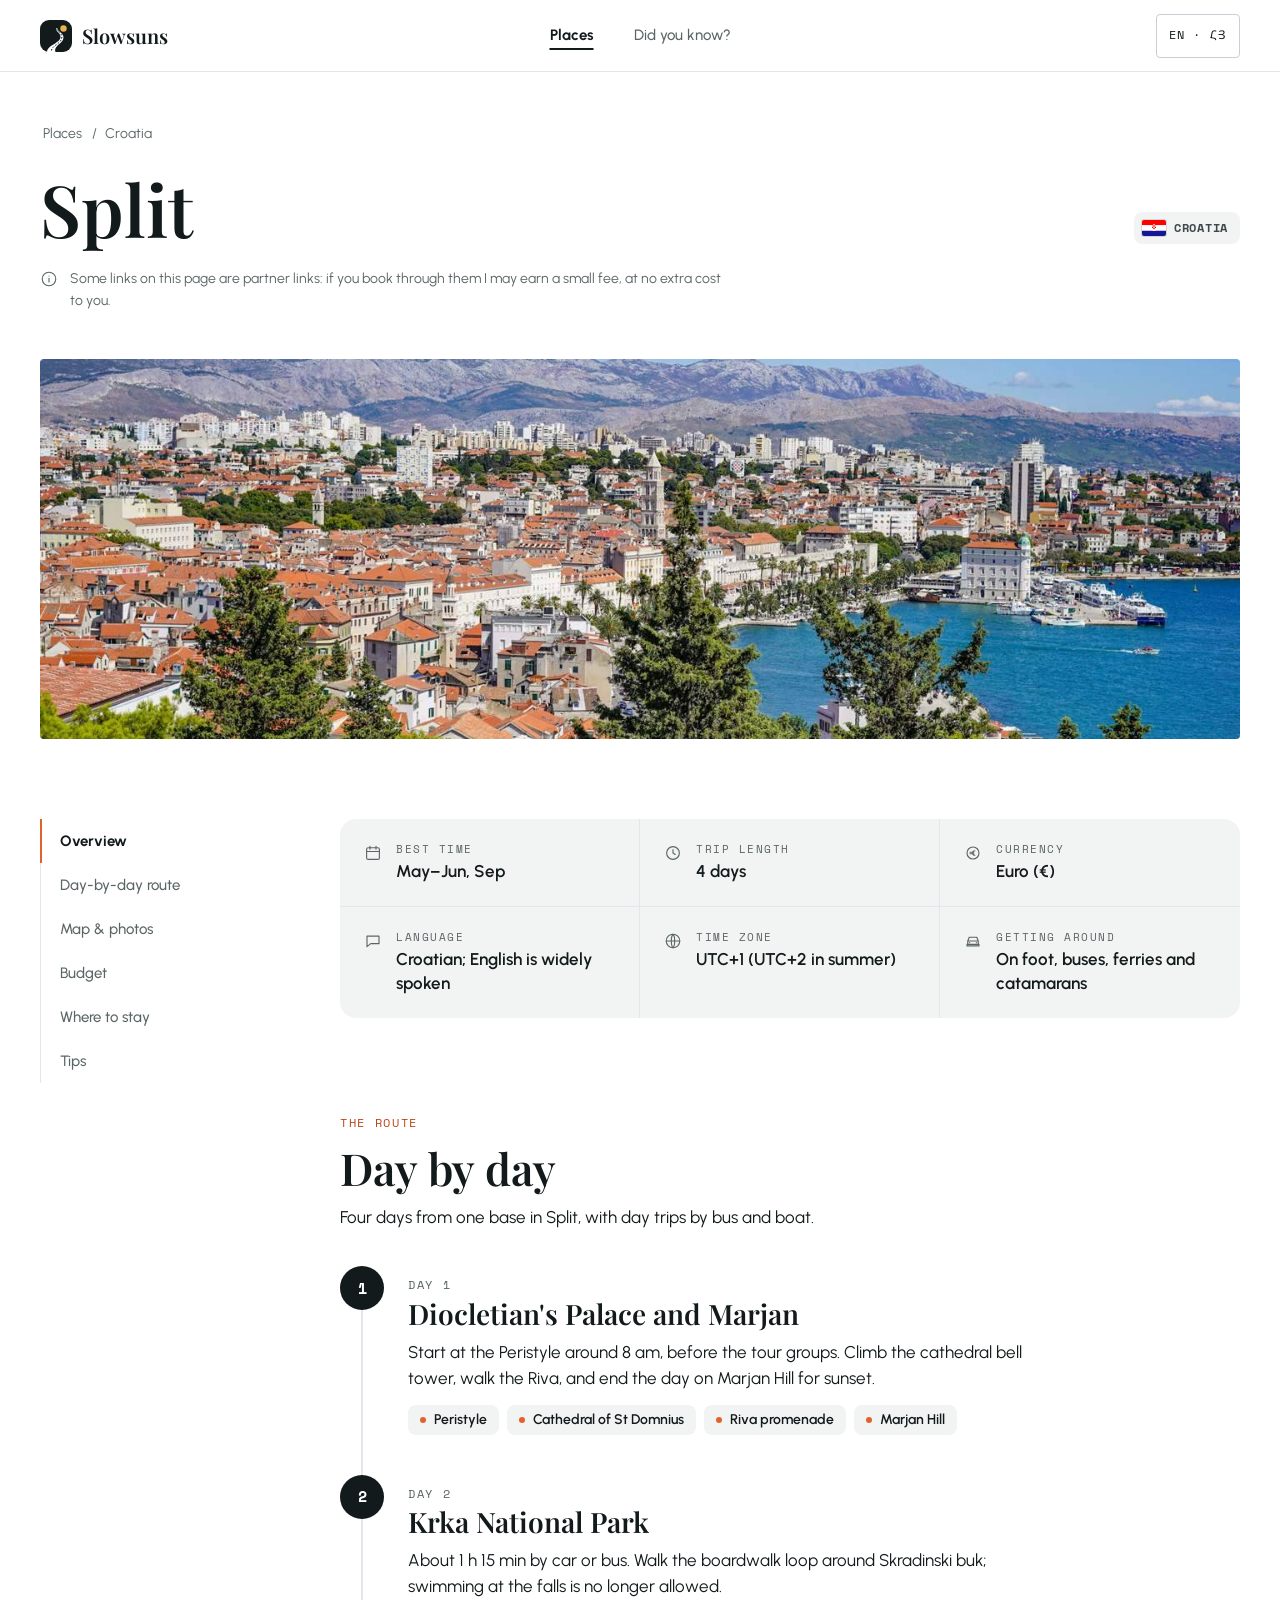
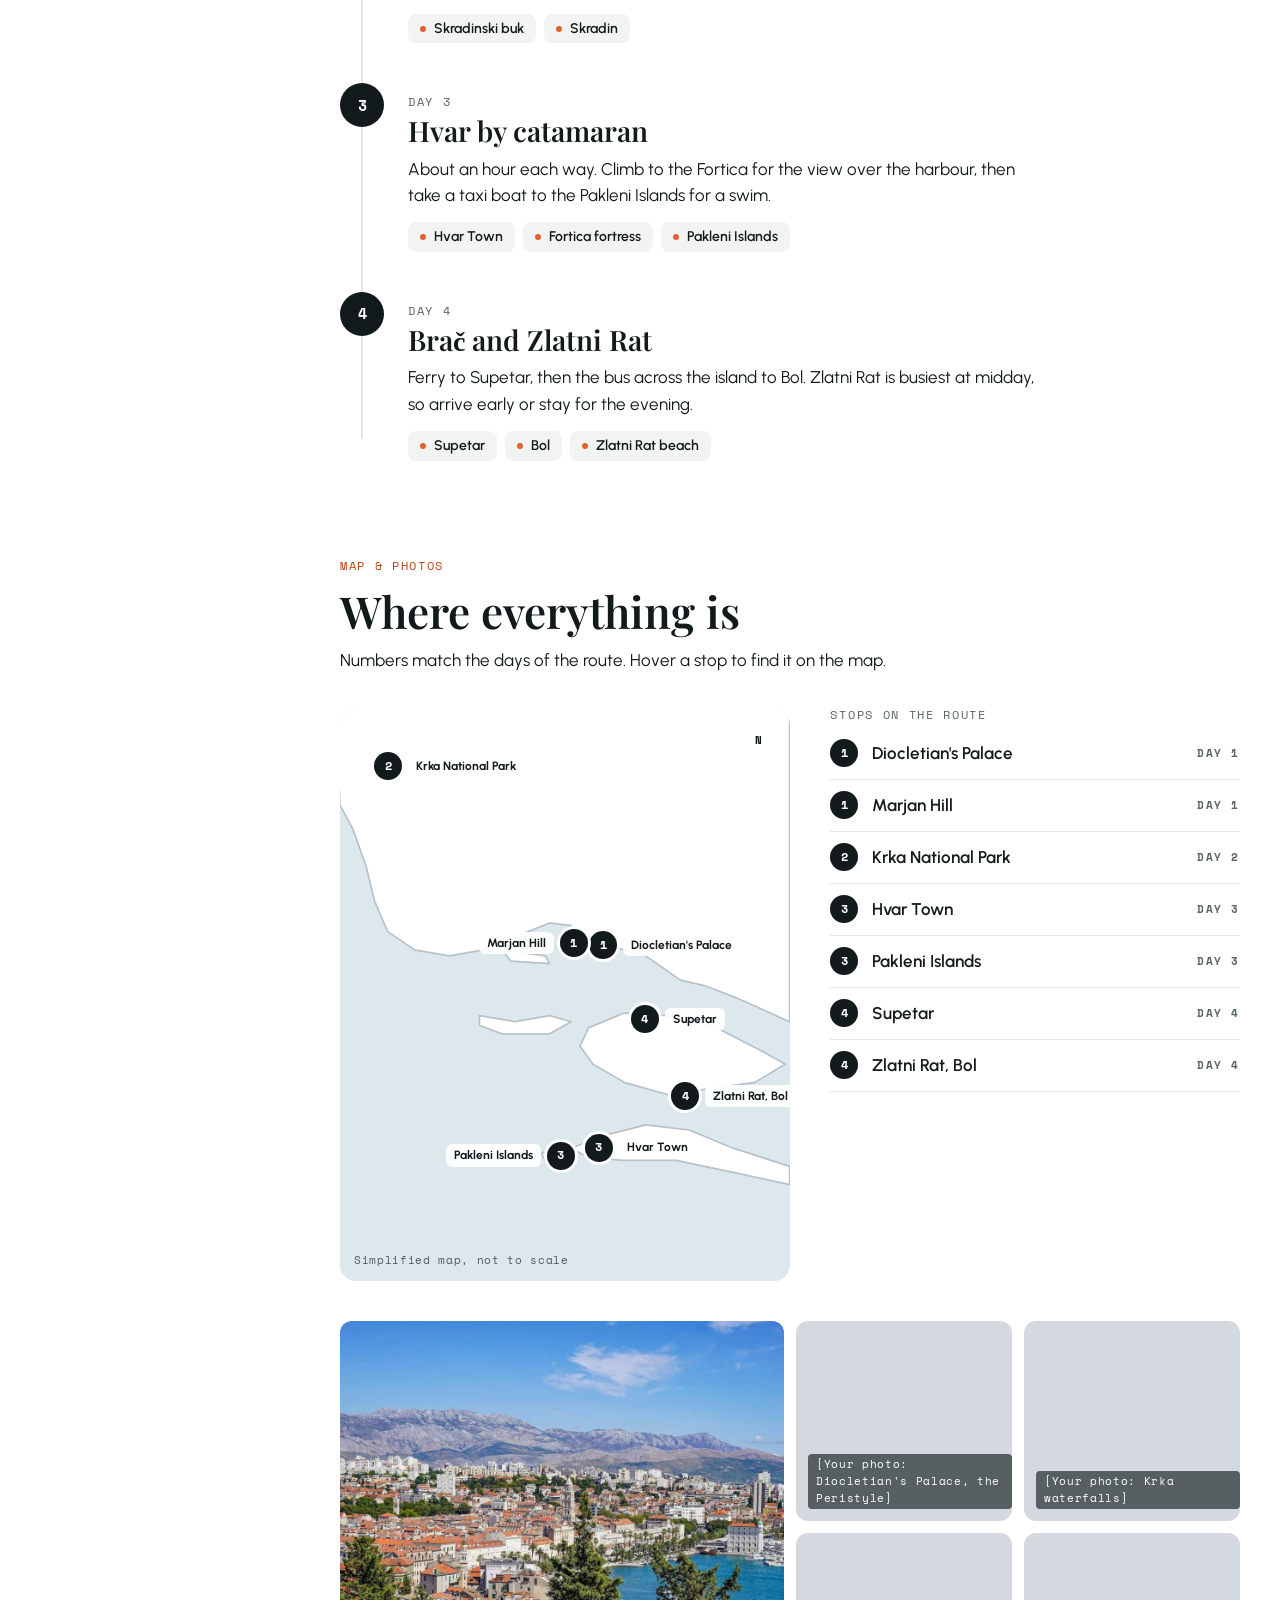
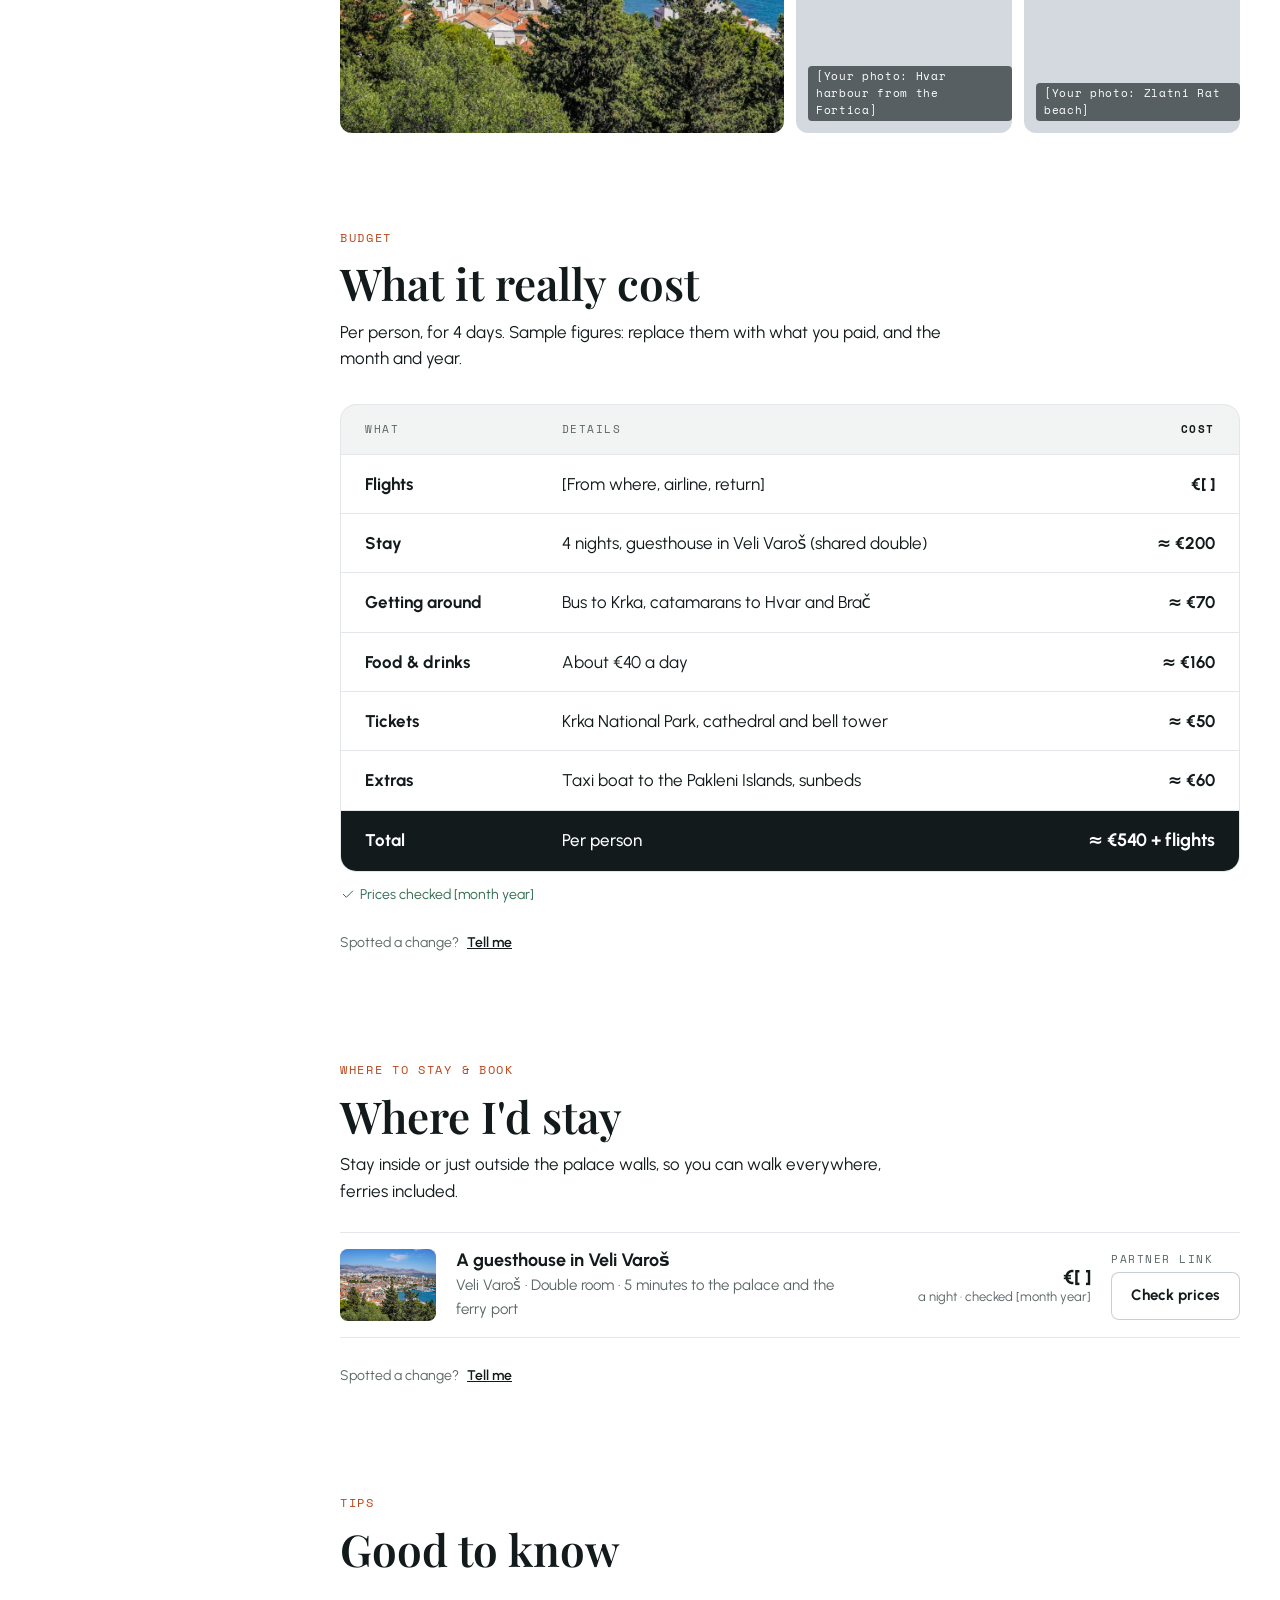
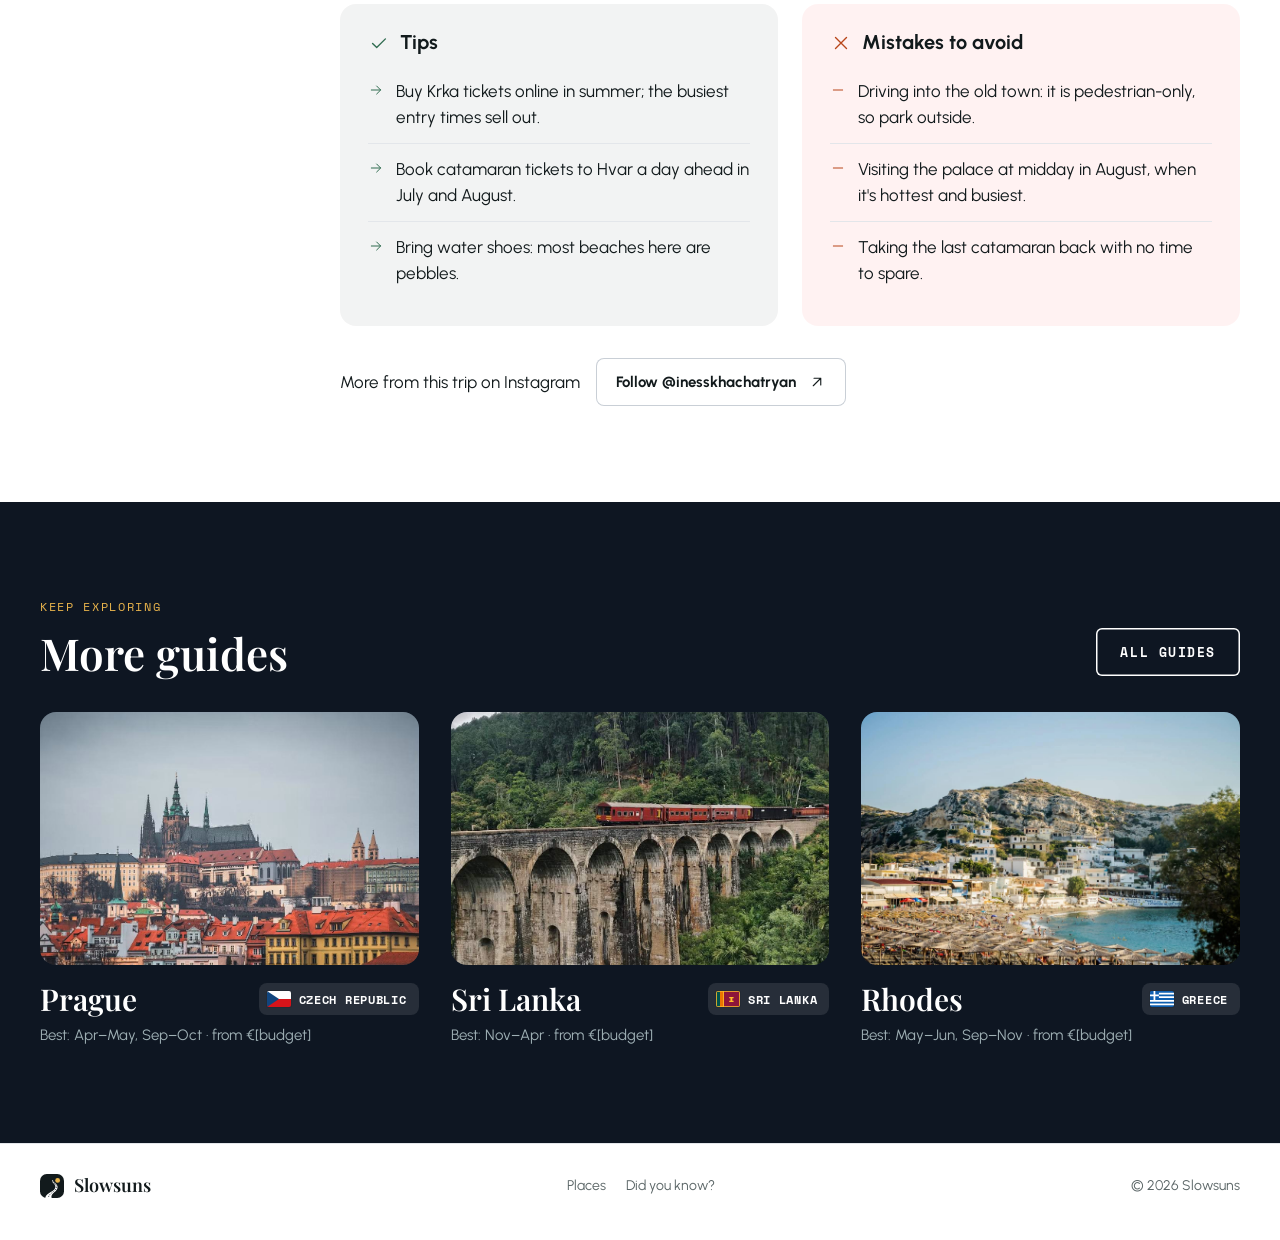
<file: split.html>
<!doctype html>
<html lang="en">
<head>
<meta charset="utf-8">
<meta name="viewport" content="width=device-width, initial-scale=1">
<title>Split guide · Slowsuns</title>
<link rel="stylesheet" href="tokens.css">
<link rel="stylesheet" href="components/index.css">
<script src="components/site.js" defer></script>
</head>
<body data-en-only>
<a class="skip-link" href="#main">Skip to content</a>
<header class="site-header">
    <a class="logo" href="index.html"><svg class="logo__mark" viewBox="0 0 32 32" aria-hidden="true"><rect class="logo__tile" width="32" height="32" rx="9"/><path class="logo__road" d="M7 32 C8 24 21 23.5 20.5 16.5 C20.1 12.5 15.6 11.6 16.2 8.2 L17.4 8.2 C17 11.3 22.8 12.4 23.4 16.6 C24.3 23.8 13.5 25 15.5 32 Z"/><path class="logo__lane" d="M11.4 30.5 C12.4 25 21.6 23.8 21.9 17 C22 13.5 17.6 12 16.8 9.4" fill="none" stroke-width="1" stroke-dasharray="1.6 1.6"/><circle class="logo__sun" cx="23.5" cy="8.5" r="3.2"/></svg>Slowsuns</a>
    <nav class="site-nav" aria-label="Main">
      <a href="places.html" aria-current="page" data-hy="Վայրեր">Places</a>
      <a href="facts.html" data-hy="Գիտե՞իր">Did you know?</a>
    </nav>
    <div class="site-header__end">
      <button class="lang-switch" type="button" data-toggle-lang aria-label="Switch language">EN · ՀՅ</button>
      <button class="btn-icon menu-btn" type="button" aria-label="Open menu" aria-expanded="false" aria-controls="menu-sheet" data-menu-open><span class="icon icon--menu icon--24" aria-hidden="true"></span></button>
    </div>
  </header>
<div class="offline-bar" data-offline-bar role="status" hidden><p>You're offline. Photos and the map will load when you're back online.</p><button type="button">Try again</button></div>
<div class="wrap"><div class="lang-note" role="note" hidden><span class="icon icon--info" aria-hidden="true"></span><div><p lang="hy">Այս էջը դեռ հայերեն չկա։ Ստորև՝ անգլերեն տարբերակը։</p><p class="lang-note__en">This page isn't in Armenian yet. Here is the English version.</p></div></div></div>
<div class="menu-sheet" id="menu-sheet" hidden>
  <div class="menu-sheet__top"><a class="logo" href="index.html"><svg class="logo__mark" viewBox="0 0 32 32" aria-hidden="true"><rect class="logo__tile" width="32" height="32" rx="9"/><path class="logo__road" d="M7 32 C8 24 21 23.5 20.5 16.5 C20.1 12.5 15.6 11.6 16.2 8.2 L17.4 8.2 C17 11.3 22.8 12.4 23.4 16.6 C24.3 23.8 13.5 25 15.5 32 Z"/><path class="logo__lane" d="M11.4 30.5 C12.4 25 21.6 23.8 21.9 17 C22 13.5 17.6 12 16.8 9.4" fill="none" stroke-width="1" stroke-dasharray="1.6 1.6"/><circle class="logo__sun" cx="23.5" cy="8.5" r="3.2"/></svg>Slowsuns</a><button class="btn-icon" type="button" aria-label="Close menu" data-menu-close><span class="icon icon--close icon--24" aria-hidden="true"></span></button></div>
  <nav aria-label="Main"><a href="places.html" aria-current="page" data-hy="Վայրեր">Places</a>
      <a href="facts.html" data-hy="Գիտե՞իր">Did you know?</a></nav>
  <button class="lang-switch" type="button" data-toggle-lang aria-label="Switch language">EN · ՀՅ</button>
</div>

<main id="main">
  <section class="wrap dest-head" aria-labelledby="d-title">
    <ol class="crumbs" aria-label="Breadcrumb"><li><a href="places.html">Places</a></li><li aria-hidden="true">/</li><li><a href="places.html">Croatia</a></li></ol>
    <div class="dest-title">
      <h1 id="d-title">Split</h1>
      <span class="label"><img class="flag" src="assets/flags/hr.svg" alt=""><span>Croatia</span></span>
    </div>
    <p class="declaration"><span class="icon icon--info" aria-hidden="true"></span><span>Some links on this page are partner links: if you book through them I may earn a small fee, at no extra cost to you.</span></p>
    <figure class="photo cover"><img src="assets/photos/split.jpg" alt="Split old town and harbour from above"></figure>
  </section>

  <div class="wrap dest-layout">
    <nav class="toc" aria-label="On this page"><ol><li><a href="#d-overview" aria-current="true">Overview</a></li><li><a href="#d-route">Day-by-day route</a></li><li><a href="#d-map">Map &amp; photos</a></li><li><a href="#d-budget">Budget</a></li><li><a href="#d-stay">Where to stay</a></li><li><a href="#d-tips">Tips</a></li></ol></nav>

    <article class="dest-main">
      <section class="dest-sec" id="d-overview" aria-label="Overview">
        <dl class="quick-facts"><div><span class="icon icon--calendar" aria-hidden="true"></span><div><dt class="fact-label">Best time</dt><dd>May–Jun, Sep</dd></div></div><div><span class="icon icon--clock" aria-hidden="true"></span><div><dt class="fact-label">Trip length</dt><dd>4 days</dd></div></div><div><span class="icon icon--currency" aria-hidden="true"></span><div><dt class="fact-label">Currency</dt><dd>Euro (€)</dd></div></div><div><span class="icon icon--message" aria-hidden="true"></span><div><dt class="fact-label">Language</dt><dd>Croatian; English is widely spoken</dd></div></div><div><span class="icon icon--globe" aria-hidden="true"></span><div><dt class="fact-label">Time zone</dt><dd>UTC+1 (UTC+2 in summer)</dd></div></div><div><span class="icon icon--car" aria-hidden="true"></span><div><dt class="fact-label">Getting around</dt><dd>On foot, buses, ferries and catamarans</dd></div></div></dl>
      </section>

      <section class="dest-sec" id="d-route" aria-labelledby="d-route-h">
        <p class="eyebrow">The route</p>
        <h2 class="t-h2-page" id="d-route-h">Day by day</h2>
        <p class="t-body">Four days from one base in Split, with day trips by bus and boat.</p>
        <ol class="days">
          <li class="day"><span class="day__num" aria-hidden="true">1</span><div><span class="mono-label">Day 1</span><h3 class="day__title">Diocletian's Palace and Marjan</h3><p>Start at the Peristyle around 8 am, before the tour groups. Climb the cathedral bell tower, walk the Riva, and end the day on Marjan Hill for sunset.</p><ul class="stops"><li>Peristyle</li><li>Cathedral of St Domnius</li><li>Riva promenade</li><li>Marjan Hill</li></ul></div></li>
          <li class="day"><span class="day__num" aria-hidden="true">2</span><div><span class="mono-label">Day 2</span><h3 class="day__title">Krka National Park</h3><p>About 1 h 15 min by car or bus. Walk the boardwalk loop around Skradinski buk; swimming at the falls is no longer allowed.</p><ul class="stops"><li>Skradinski buk</li><li>Skradin</li></ul></div></li>
          <li class="day"><span class="day__num" aria-hidden="true">3</span><div><span class="mono-label">Day 3</span><h3 class="day__title">Hvar by catamaran</h3><p>About an hour each way. Climb to the Fortica for the view over the harbour, then take a taxi boat to the Pakleni Islands for a swim.</p><ul class="stops"><li>Hvar Town</li><li>Fortica fortress</li><li>Pakleni Islands</li></ul></div></li>
          <li class="day"><span class="day__num" aria-hidden="true">4</span><div><span class="mono-label">Day 4</span><h3 class="day__title">Brač and Zlatni Rat</h3><p>Ferry to Supetar, then the bus across the island to Bol. Zlatni Rat is busiest at midday, so arrive early or stay for the evening.</p><ul class="stops"><li>Supetar</li><li>Bol</li><li>Zlatni Rat beach</li></ul></div></li>
        </ol>
      </section>

      <section class="dest-sec" id="d-map" aria-labelledby="d-map-h">
        <p class="eyebrow">Map &amp; photos</p>
        <h2 class="t-h2-page" id="d-map-h">Where everything is</h2>
        <p class="t-body">Numbers match the days of the route. Hover a stop to find it on the map.</p>
        <div class="island">
          <div class="island__map">
            <svg viewBox="0 0 520 660" preserveAspectRatio="none" role="img" aria-label="Simplified map of the Split area with the islands of Šolta, Brač and Hvar and the stops of the route"><path d="M0 111 L15 139 L30 181 L40 222 L55 257 L86 278 L126 285 L166 278 L197 268 L217 257 L242 247 L267 250 L272 271 L292 278 L318 275 L353 285 L393 313 L423 320 L459 334 L519 361 L519 -7 L-5 -7 Z" class="island__land"></path><path d="M187 278 L237 285 L242 294 L197 291 Z" class="island__land"></path><path d="M161 354 L202 361 L242 354 L267 361 L242 375 L187 375 L161 365 Z" class="island__land"></path><path d="M287 368 L328 351 L378 354 L429 365 L489 396 L514 410 L479 431 L429 438 L378 445 L328 431 L292 410 L277 389 Z" class="island__land"></path><path d="M267 507 L302 493 L353 480 L403 486 L454 507 L519 528 L519 549 L454 535 L388 521 L328 521 L287 518 Z" class="island__land"></path><path d="M232 512 L262 511 L270 520 L237 521 Z" class="island__land"></path></svg>
            <span class="pin" style="left: 58.4%; top: 41.3%" data-stop="pal" aria-hidden="true"><b>1</b><span>Diocletian's Palace</span></span>
            <span class="pin pin--left" style="left: 51.9%; top: 40.9%" data-stop="mar" aria-hidden="true"><b>1</b><span>Marjan Hill</span></span>
            <span class="pin" style="left: 10.7%; top: 10.0%" data-stop="krk" aria-hidden="true"><b>2</b><span>Krka National Park</span></span>
            <span class="pin" style="left: 57.4%; top: 76.7%" data-stop="hva" aria-hidden="true"><b>3</b><span>Hvar Town</span></span>
            <span class="pin pin--left" style="left: 49.0%; top: 78.1%" data-stop="pak" aria-hidden="true"><b>3</b><span>Pakleni Islands</span></span>
            <span class="pin" style="left: 67.7%; top: 54.3%" data-stop="sup" aria-hidden="true"><b>4</b><span>Supetar</span></span>
            <span class="pin" style="left: 76.6%; top: 67.7%" data-stop="bol" aria-hidden="true"><b>4</b><span>Zlatni Rat, Bol</span></span>
            <span class="island__north" aria-hidden="true">N</span>
            <span class="island__note">Simplified map, not to scale</span>
          </div>
          <div class="island__legend">
            <h3>Stops on the route</h3>
            <ol>
              <li data-stop="pal"><b aria-hidden="true">1</b>Diocletian's Palace<small class="mono-label">Day 1</small></li>
              <li data-stop="mar"><b aria-hidden="true">1</b>Marjan Hill<small class="mono-label">Day 1</small></li>
              <li data-stop="krk"><b aria-hidden="true">2</b>Krka National Park<small class="mono-label">Day 2</small></li>
              <li data-stop="hva"><b aria-hidden="true">3</b>Hvar Town<small class="mono-label">Day 3</small></li>
              <li data-stop="pak"><b aria-hidden="true">3</b>Pakleni Islands<small class="mono-label">Day 3</small></li>
              <li data-stop="sup"><b aria-hidden="true">4</b>Supetar<small class="mono-label">Day 4</small></li>
              <li data-stop="bol"><b aria-hidden="true">4</b>Zlatni Rat, Bol<small class="mono-label">Day 4</small></li>
            </ol>
            
          </div>
        </div>
        <div class="gallery">
          <figure class="photo"><img src="assets/photos/split.jpg" alt="Split old town and harbour from above" loading="lazy"></figure>
          <figure class="photo"><span class="photo__label">[Your photo: Diocletian's Palace, the Peristyle]</span></figure>
          <figure class="photo"><span class="photo__label">[Your photo: Krka waterfalls]</span></figure>
          <figure class="photo"><span class="photo__label">[Your photo: Hvar harbour from the Fortica]</span></figure>
          <figure class="photo"><span class="photo__label">[Your photo: Zlatni Rat beach]</span></figure>
        </div>
      </section>

      <section class="dest-sec" id="d-budget" aria-labelledby="d-budget-h">
        <p class="eyebrow">Budget</p>
        <h2 class="t-h2-page" id="d-budget-h">What it really cost</h2>
        <p class="t-body">Per person, for 4 days. Sample figures: replace them with what you paid, and the month and year.</p>
        <div class="table-box">
          <table class="budget">
            <thead><tr><th scope="col">What</th><th scope="col">Details</th><th scope="col" class="num">Cost</th></tr></thead>
            <tbody>
              <tr><th scope="row">Flights</th><td>[From where, airline, return]</td><td class="num">€[ ]</td></tr>
              <tr><th scope="row">Stay</th><td>4 nights, guesthouse in Veli Varoš (shared double)</td><td class="num">≈ €200</td></tr>
              <tr><th scope="row">Getting around</th><td>Bus to Krka, catamarans to Hvar and Brač</td><td class="num">≈ €70</td></tr>
              <tr><th scope="row">Food &amp; drinks</th><td>About €40 a day</td><td class="num">≈ €160</td></tr>
              <tr><th scope="row">Tickets</th><td>Krka National Park, cathedral and bell tower</td><td class="num">≈ €50</td></tr>
              <tr><th scope="row">Extras</th><td>Taxi boat to the Pakleni Islands, sunbeds</td><td class="num">≈ €60</td></tr>
            </tbody>
            <tfoot><tr><th scope="row">Total</th><td>Per person</td><td class="num">≈ €540 + flights</td></tr></tfoot>
          </table>
        </div>
        <p class="table-note"><span class="checked"><span class="icon icon--check" aria-hidden="true"></span>Prices checked [month year]</span></p>
        <p class="spotted">Spotted a change? <a href="https://ig.me/m/inesskhachatryan" target="_blank" rel="noopener">Tell me</a></p>
      </section>

      <section class="dest-sec" id="d-stay" aria-labelledby="d-stay-h">
        <p class="eyebrow">Where to stay &amp; book</p>
        <h2 class="t-h2-page" id="d-stay-h">Where I'd stay</h2>
        <p class="t-body">Stay inside or just outside the palace walls, so you can walk everywhere, ferries included.</p>
        <div class="hotel">
          <figure class="photo hotel__thumb"><img src="assets/photos/split.jpg" alt="" loading="lazy"></figure>
          <div class="hotel__info"><h3>A guesthouse in Veli Varoš</h3><p>Veli Varoš · Double room · 5 minutes to the palace and the ferry port</p></div>
          <p class="hotel__price"><b>€[ ]</b><span>a night · checked [month year]</span></p>
          <div class="hotel__book"><span class="partner-tag">Partner link</span><a class="btn btn--small btn--ghost" href="#" rel="sponsored noopener" target="_blank">Check prices</a></div>
        </div>
        <p class="spotted">Spotted a change? <a href="https://ig.me/m/inesskhachatryan" target="_blank" rel="noopener">Tell me</a></p>
      </section>

      <section class="dest-sec" id="d-tips" aria-labelledby="d-tips-h">
        <p class="eyebrow">Tips</p>
        <h2 class="t-h2-page" id="d-tips-h">Good to know</h2>
        <div class="tips">
          <div class="tips--good">
            <h3><span class="icon icon--check" aria-hidden="true"></span>Tips</h3>
            <ul>
              <li><span class="icon icon--arrow-right" aria-hidden="true"></span>Buy Krka tickets online in summer; the busiest entry times sell out.</li>
              <li><span class="icon icon--arrow-right" aria-hidden="true"></span>Book catamaran tickets to Hvar a day ahead in July and August.</li>
              <li><span class="icon icon--arrow-right" aria-hidden="true"></span>Bring water shoes: most beaches here are pebbles.</li>
            </ul>
          </div>
          <div class="tips--bad">
            <h3><span class="icon icon--close" aria-hidden="true"></span>Mistakes to avoid</h3>
            <ul>
              <li><span class="icon icon--dash" aria-hidden="true"></span>Driving into the old town: it is pedestrian-only, so park outside.</li>
              <li><span class="icon icon--dash" aria-hidden="true"></span>Visiting the palace at midday in August, when it's hottest and busiest.</li>
              <li><span class="icon icon--dash" aria-hidden="true"></span>Taking the last catamaran back with no time to spare.</li>
            </ul>
          </div>
        </div>
        <div class="follow"><p class="t-body">More from this trip on Instagram</p><a class="btn btn--small btn--ghost" href="https://www.instagram.com/inesskhachatryan/" target="_blank" rel="noopener">Follow @inesskhachatryan <span class="icon icon--arrow-up-right" aria-hidden="true"></span></a></div>
      </section>
    </article>
  </div>

  <section class="more" data-theme="navy" aria-labelledby="more-h">
    <div class="wrap">
      <div class="more__head"><div><p class="eyebrow">Keep exploring</p><h2 class="t-h2-page" id="more-h">More guides</h2></div><a class="btn btn--outline btn--mono" href="places.html">All guides</a></div>
      <div class="guide-cards">
<a class="guide-card" href="prague.html"><figure class="photo guide-card__photo"><img src="assets/photos/prague.jpg" alt="" loading="lazy"></figure><span class="guide-card__head"><span class="guide-card__name">Prague</span><span class="label"><img class="flag" src="assets/flags/cz.svg" alt=""><span>Czech Republic</span></span></span><span class="guide-card__meta">Best: Apr–May, Sep–Oct · from €[budget]</span></a>
<a class="guide-card" href="sri-lanka.html"><figure class="photo guide-card__photo"><img src="assets/photos/sri-lanka.jpg" alt="" loading="lazy"></figure><span class="guide-card__head"><span class="guide-card__name">Sri Lanka</span><span class="label"><img class="flag" src="assets/flags/lk.svg" alt=""><span>Sri Lanka</span></span></span><span class="guide-card__meta">Best: Nov–Apr · from €[budget]</span></a>
<a class="guide-card" href="rhodes.html"><figure class="photo guide-card__photo"><img src="assets/photos/rhodes.jpg" alt="" loading="lazy"></figure><span class="guide-card__head"><span class="guide-card__name">Rhodes</span><span class="label"><img class="flag" src="assets/flags/gr.svg" alt=""><span>Greece</span></span></span><span class="guide-card__meta">Best: May–Jun, Sep–Nov · from €[budget]</span></a>
      </div>
    </div>
  </section>
</main>

<footer class="site-footer">
  <div class="wrap site-footer__in">
    <a class="logo" href="index.html"><svg class="logo__mark" viewBox="0 0 32 32" aria-hidden="true"><rect class="logo__tile" width="32" height="32" rx="9"/><path class="logo__road" d="M7 32 C8 24 21 23.5 20.5 16.5 C20.1 12.5 15.6 11.6 16.2 8.2 L17.4 8.2 C17 11.3 22.8 12.4 23.4 16.6 C24.3 23.8 13.5 25 15.5 32 Z"/><path class="logo__lane" d="M11.4 30.5 C12.4 25 21.6 23.8 21.9 17 C22 13.5 17.6 12 16.8 9.4" fill="none" stroke-width="1" stroke-dasharray="1.6 1.6"/><circle class="logo__sun" cx="23.5" cy="8.5" r="3.2"/></svg>Slowsuns</a>
    <nav aria-label="Footer"><a href="places.html">Places</a><a href="facts.html">Did you know?</a></nav>
    <span>© 2026 Slowsuns</span>
  </div>
</footer>
</body>
</html>
</file>
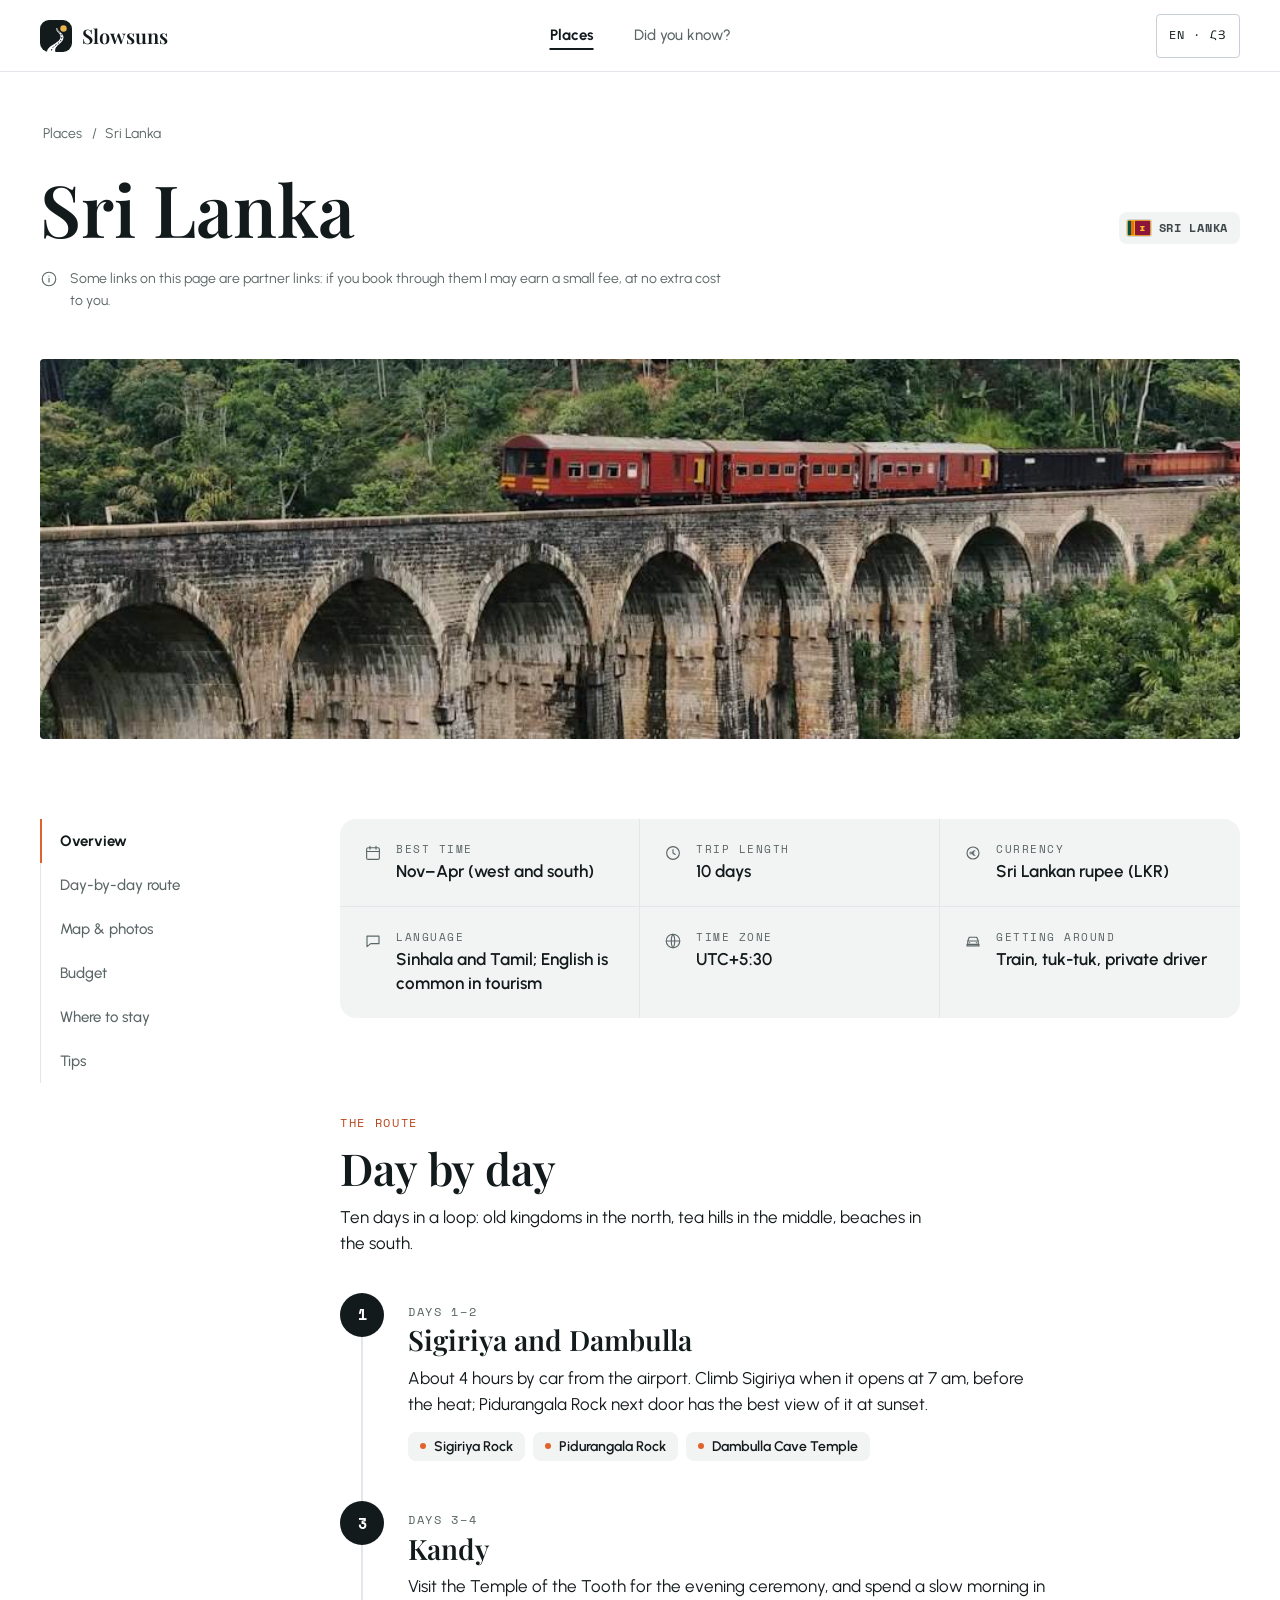
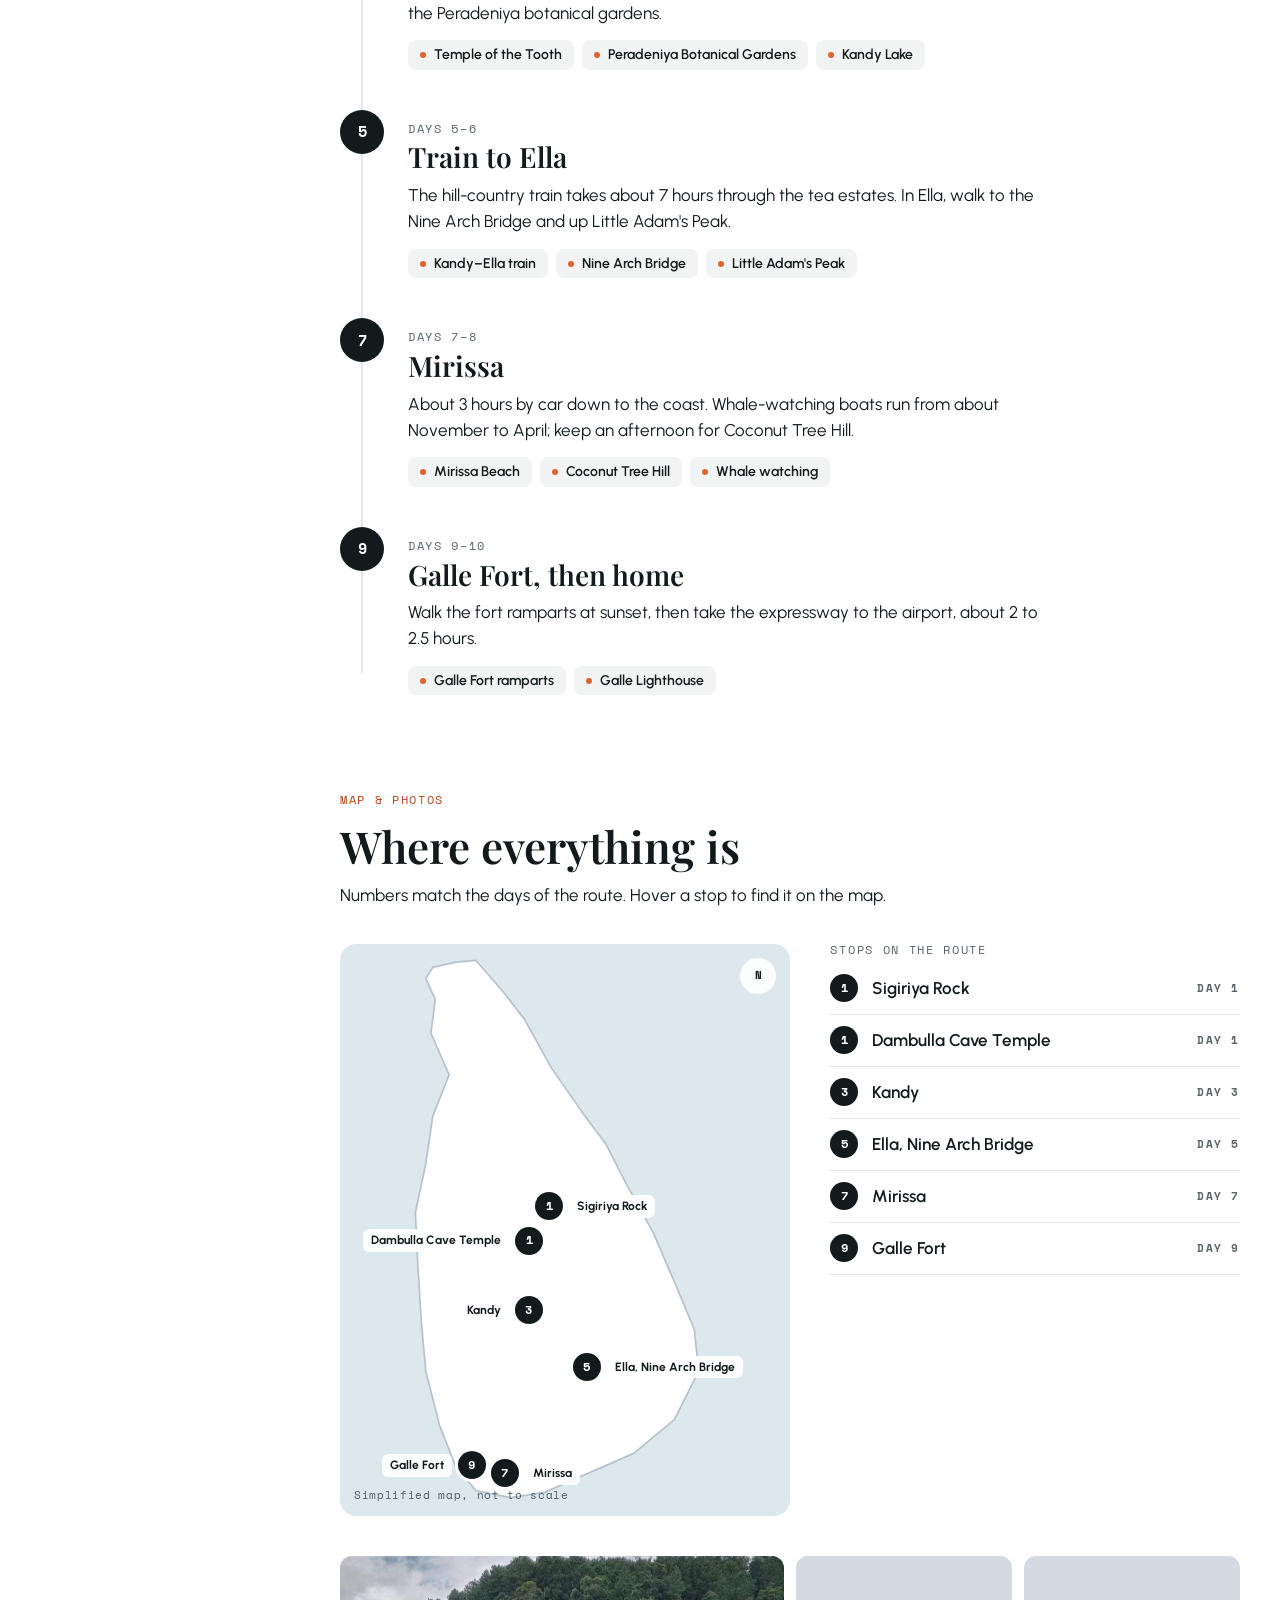
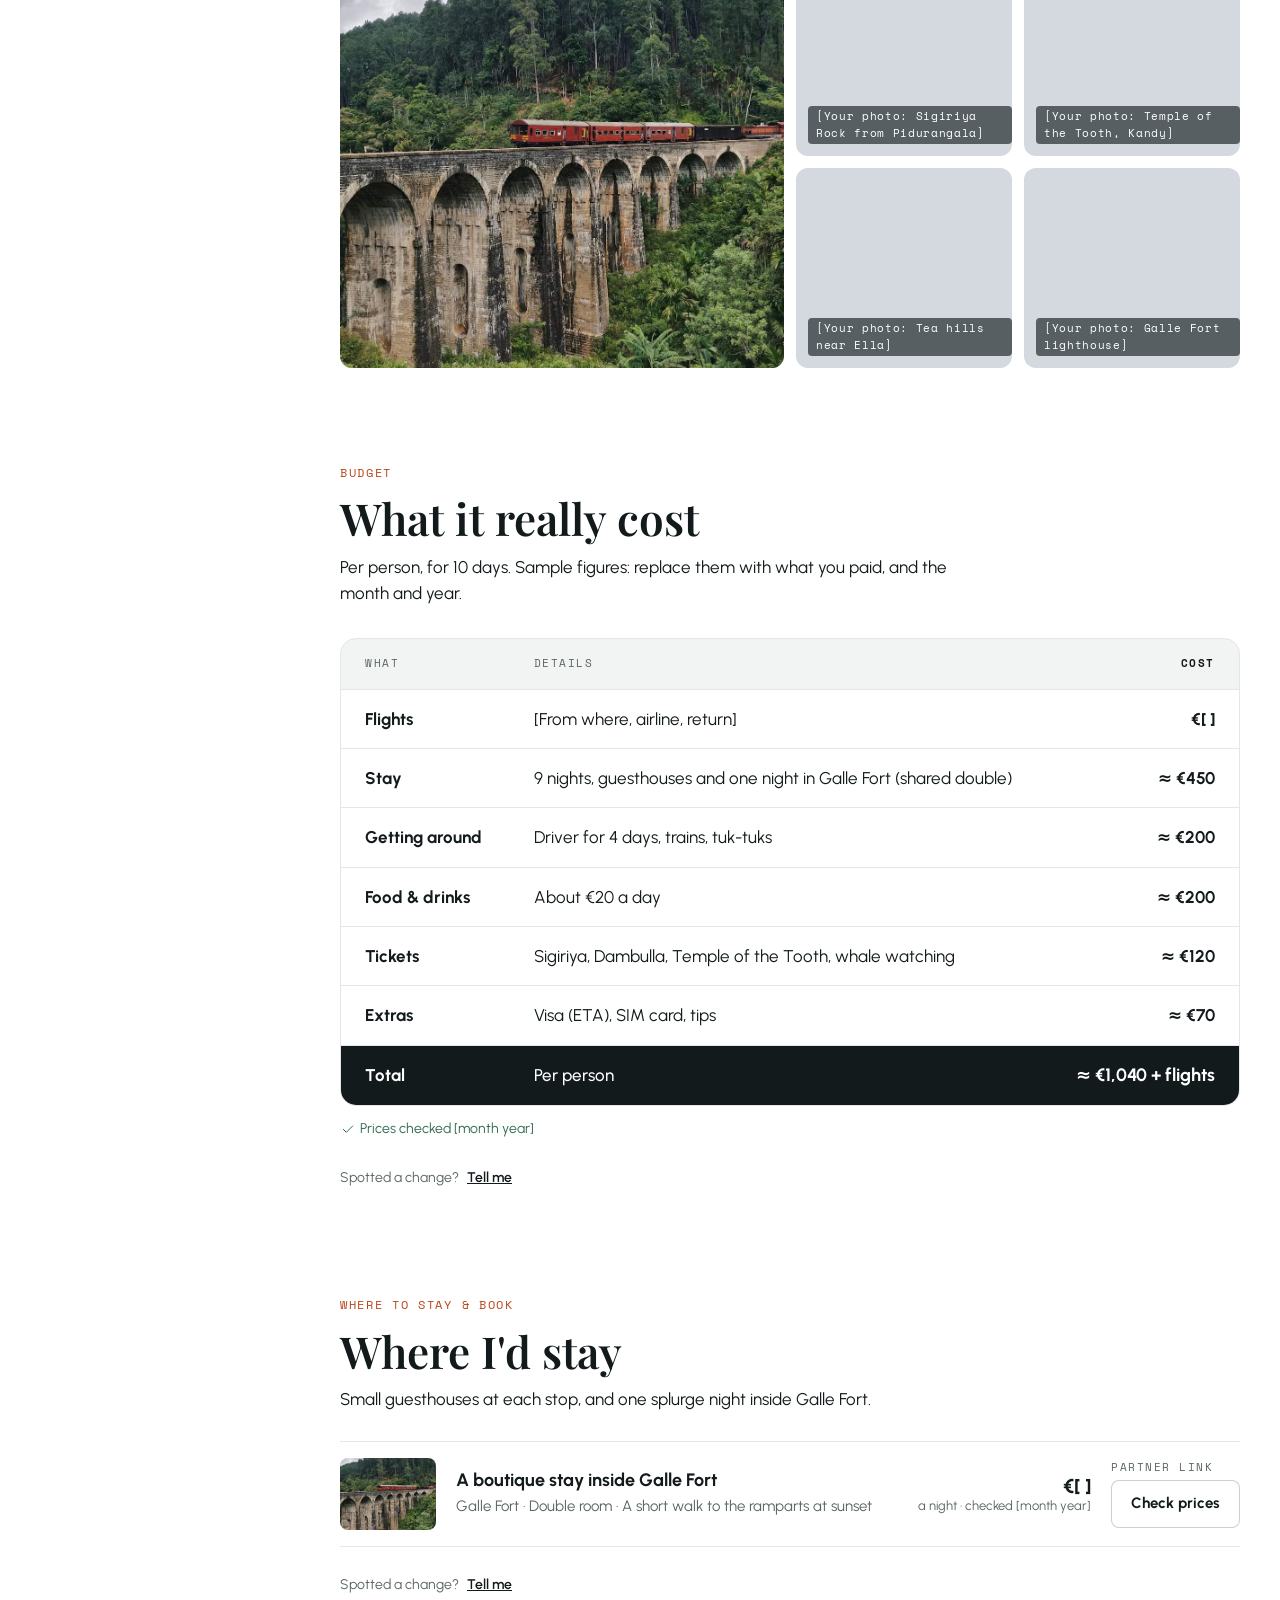
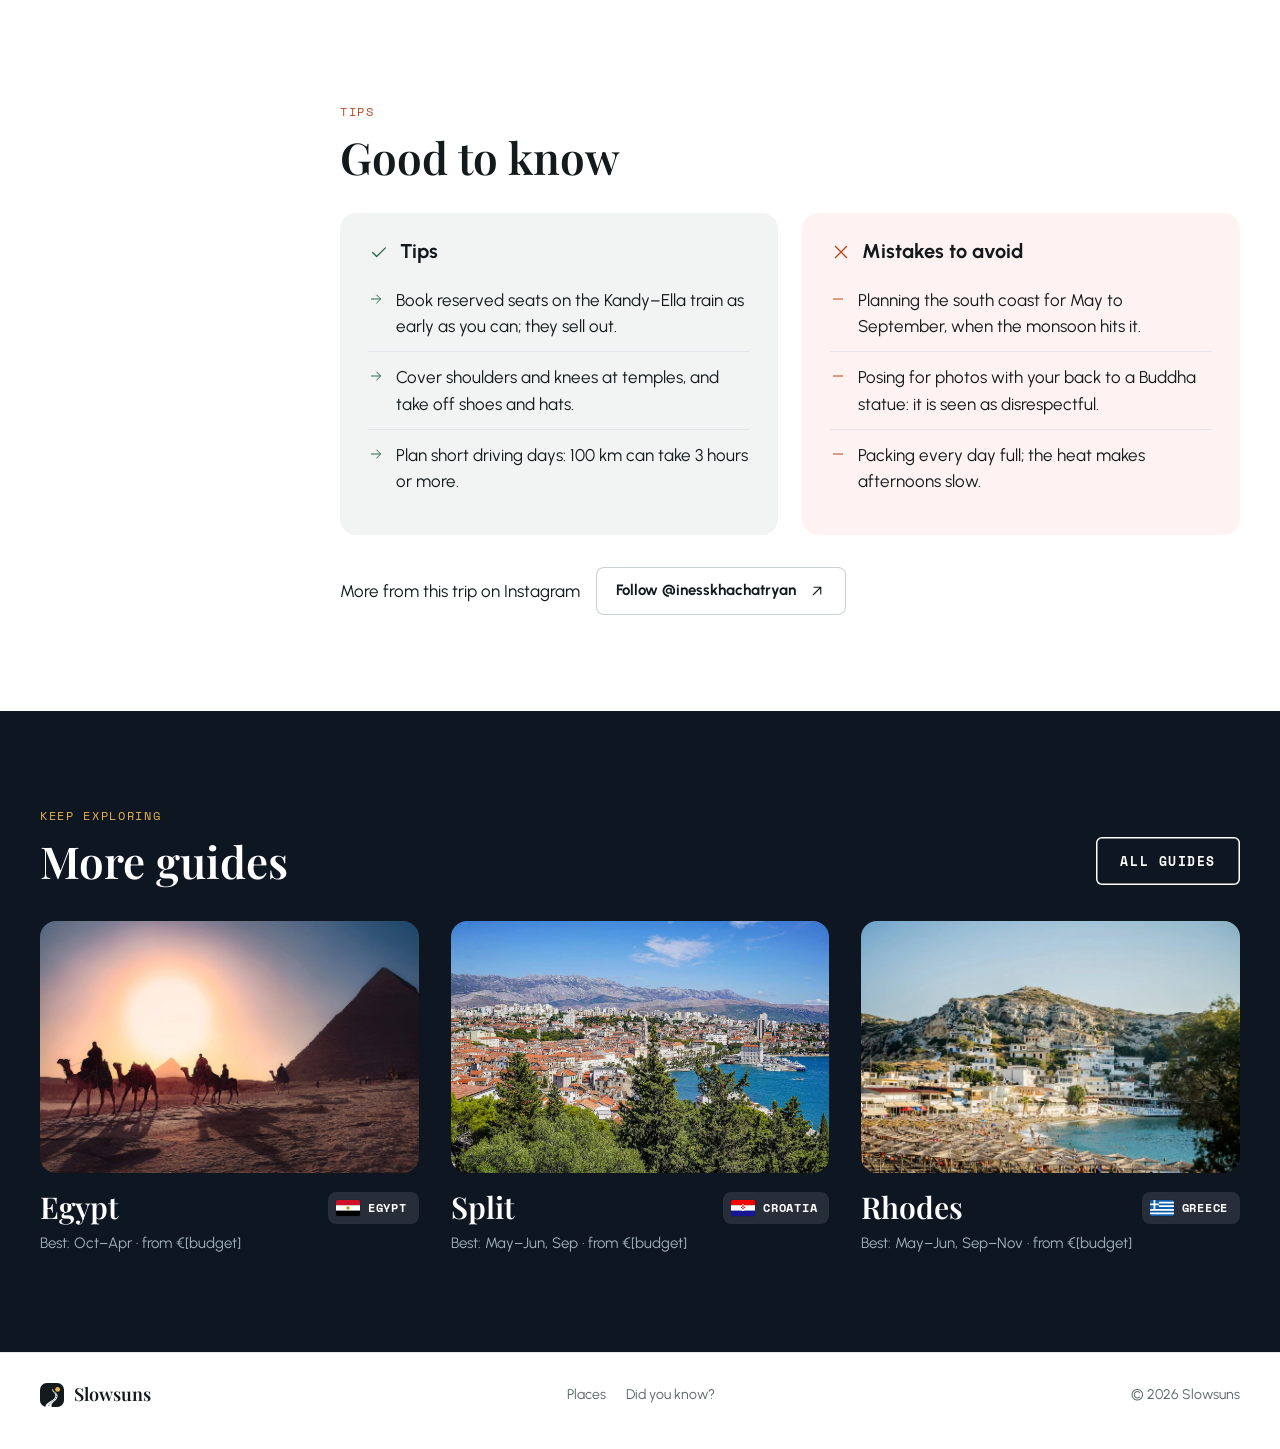
<file: sri-lanka.html>
<!doctype html>
<html lang="en">
<head>
<meta charset="utf-8">
<meta name="viewport" content="width=device-width, initial-scale=1">
<title>Sri Lanka guide · Slowsuns</title>
<link rel="stylesheet" href="tokens.css">
<link rel="stylesheet" href="components/index.css">
<script src="components/site.js" defer></script>
</head>
<body data-en-only>
<a class="skip-link" href="#main">Skip to content</a>
<header class="site-header">
    <a class="logo" href="index.html"><svg class="logo__mark" viewBox="0 0 32 32" aria-hidden="true"><rect class="logo__tile" width="32" height="32" rx="9"/><path class="logo__road" d="M7 32 C8 24 21 23.5 20.5 16.5 C20.1 12.5 15.6 11.6 16.2 8.2 L17.4 8.2 C17 11.3 22.8 12.4 23.4 16.6 C24.3 23.8 13.5 25 15.5 32 Z"/><path class="logo__lane" d="M11.4 30.5 C12.4 25 21.6 23.8 21.9 17 C22 13.5 17.6 12 16.8 9.4" fill="none" stroke-width="1" stroke-dasharray="1.6 1.6"/><circle class="logo__sun" cx="23.5" cy="8.5" r="3.2"/></svg>Slowsuns</a>
    <nav class="site-nav" aria-label="Main">
      <a href="places.html" aria-current="page" data-hy="Վայրեր">Places</a>
      <a href="facts.html" data-hy="Գիտե՞իր">Did you know?</a>
    </nav>
    <div class="site-header__end">
      <button class="lang-switch" type="button" data-toggle-lang aria-label="Switch language">EN · ՀՅ</button>
      <button class="btn-icon menu-btn" type="button" aria-label="Open menu" aria-expanded="false" aria-controls="menu-sheet" data-menu-open><span class="icon icon--menu icon--24" aria-hidden="true"></span></button>
    </div>
  </header>
<div class="offline-bar" data-offline-bar role="status" hidden><p>You're offline. Photos and the map will load when you're back online.</p><button type="button">Try again</button></div>
<div class="wrap"><div class="lang-note" role="note" hidden><span class="icon icon--info" aria-hidden="true"></span><div><p lang="hy">Այս էջը դեռ հայերեն չկա։ Ստորև՝ անգլերեն տարբերակը։</p><p class="lang-note__en">This page isn't in Armenian yet. Here is the English version.</p></div></div></div>
<div class="menu-sheet" id="menu-sheet" hidden>
  <div class="menu-sheet__top"><a class="logo" href="index.html"><svg class="logo__mark" viewBox="0 0 32 32" aria-hidden="true"><rect class="logo__tile" width="32" height="32" rx="9"/><path class="logo__road" d="M7 32 C8 24 21 23.5 20.5 16.5 C20.1 12.5 15.6 11.6 16.2 8.2 L17.4 8.2 C17 11.3 22.8 12.4 23.4 16.6 C24.3 23.8 13.5 25 15.5 32 Z"/><path class="logo__lane" d="M11.4 30.5 C12.4 25 21.6 23.8 21.9 17 C22 13.5 17.6 12 16.8 9.4" fill="none" stroke-width="1" stroke-dasharray="1.6 1.6"/><circle class="logo__sun" cx="23.5" cy="8.5" r="3.2"/></svg>Slowsuns</a><button class="btn-icon" type="button" aria-label="Close menu" data-menu-close><span class="icon icon--close icon--24" aria-hidden="true"></span></button></div>
  <nav aria-label="Main"><a href="places.html" aria-current="page" data-hy="Վայրեր">Places</a>
      <a href="facts.html" data-hy="Գիտե՞իր">Did you know?</a></nav>
  <button class="lang-switch" type="button" data-toggle-lang aria-label="Switch language">EN · ՀՅ</button>
</div>

<main id="main">
  <section class="wrap dest-head" aria-labelledby="d-title">
    <ol class="crumbs" aria-label="Breadcrumb"><li><a href="places.html">Places</a></li><li aria-hidden="true">/</li><li><a href="places.html">Sri Lanka</a></li></ol>
    <div class="dest-title">
      <h1 id="d-title">Sri Lanka</h1>
      <span class="label"><img class="flag" src="assets/flags/lk.svg" alt=""><span>Sri Lanka</span></span>
    </div>
    <p class="declaration"><span class="icon icon--info" aria-hidden="true"></span><span>Some links on this page are partner links: if you book through them I may earn a small fee, at no extra cost to you.</span></p>
    <figure class="photo cover"><img src="assets/photos/sri-lanka.jpg" alt="Train on the Nine Arch Bridge in Ella"></figure>
  </section>

  <div class="wrap dest-layout">
    <nav class="toc" aria-label="On this page"><ol><li><a href="#d-overview" aria-current="true">Overview</a></li><li><a href="#d-route">Day-by-day route</a></li><li><a href="#d-map">Map &amp; photos</a></li><li><a href="#d-budget">Budget</a></li><li><a href="#d-stay">Where to stay</a></li><li><a href="#d-tips">Tips</a></li></ol></nav>

    <article class="dest-main">
      <section class="dest-sec" id="d-overview" aria-label="Overview">
        <dl class="quick-facts"><div><span class="icon icon--calendar" aria-hidden="true"></span><div><dt class="fact-label">Best time</dt><dd>Nov–Apr (west and south)</dd></div></div><div><span class="icon icon--clock" aria-hidden="true"></span><div><dt class="fact-label">Trip length</dt><dd>10 days</dd></div></div><div><span class="icon icon--currency" aria-hidden="true"></span><div><dt class="fact-label">Currency</dt><dd>Sri Lankan rupee (LKR)</dd></div></div><div><span class="icon icon--message" aria-hidden="true"></span><div><dt class="fact-label">Language</dt><dd>Sinhala and Tamil; English is common in tourism</dd></div></div><div><span class="icon icon--globe" aria-hidden="true"></span><div><dt class="fact-label">Time zone</dt><dd>UTC+5:30</dd></div></div><div><span class="icon icon--car" aria-hidden="true"></span><div><dt class="fact-label">Getting around</dt><dd>Train, tuk-tuk, private driver</dd></div></div></dl>
      </section>

      <section class="dest-sec" id="d-route" aria-labelledby="d-route-h">
        <p class="eyebrow">The route</p>
        <h2 class="t-h2-page" id="d-route-h">Day by day</h2>
        <p class="t-body">Ten days in a loop: old kingdoms in the north, tea hills in the middle, beaches in the south.</p>
        <ol class="days">
          <li class="day"><span class="day__num" aria-hidden="true">1</span><div><span class="mono-label">Days 1–2</span><h3 class="day__title">Sigiriya and Dambulla</h3><p>About 4 hours by car from the airport. Climb Sigiriya when it opens at 7 am, before the heat; Pidurangala Rock next door has the best view of it at sunset.</p><ul class="stops"><li>Sigiriya Rock</li><li>Pidurangala Rock</li><li>Dambulla Cave Temple</li></ul></div></li>
          <li class="day"><span class="day__num" aria-hidden="true">3</span><div><span class="mono-label">Days 3–4</span><h3 class="day__title">Kandy</h3><p>Visit the Temple of the Tooth for the evening ceremony, and spend a slow morning in the Peradeniya botanical gardens.</p><ul class="stops"><li>Temple of the Tooth</li><li>Peradeniya Botanical Gardens</li><li>Kandy Lake</li></ul></div></li>
          <li class="day"><span class="day__num" aria-hidden="true">5</span><div><span class="mono-label">Days 5–6</span><h3 class="day__title">Train to Ella</h3><p>The hill-country train takes about 7 hours through the tea estates. In Ella, walk to the Nine Arch Bridge and up Little Adam's Peak.</p><ul class="stops"><li>Kandy–Ella train</li><li>Nine Arch Bridge</li><li>Little Adam's Peak</li></ul></div></li>
          <li class="day"><span class="day__num" aria-hidden="true">7</span><div><span class="mono-label">Days 7–8</span><h3 class="day__title">Mirissa</h3><p>About 3 hours by car down to the coast. Whale-watching boats run from about November to April; keep an afternoon for Coconut Tree Hill.</p><ul class="stops"><li>Mirissa Beach</li><li>Coconut Tree Hill</li><li>Whale watching</li></ul></div></li>
          <li class="day"><span class="day__num" aria-hidden="true">9</span><div><span class="mono-label">Days 9–10</span><h3 class="day__title">Galle Fort, then home</h3><p>Walk the fort ramparts at sunset, then take the expressway to the airport, about 2 to 2.5 hours.</p><ul class="stops"><li>Galle Fort ramparts</li><li>Galle Lighthouse</li></ul></div></li>
        </ol>
      </section>

      <section class="dest-sec" id="d-map" aria-labelledby="d-map-h">
        <p class="eyebrow">Map &amp; photos</p>
        <h2 class="t-h2-page" id="d-map-h">Where everything is</h2>
        <p class="t-body">Numbers match the days of the route. Hover a stop to find it on the map.</p>
        <div class="island">
          <div class="island__map">
            <svg viewBox="0 0 520 660" preserveAspectRatio="none" role="img" aria-label="Simplified map of Sri Lanka with the stops of the route"><path d="M107 27 L134 21 L157 19 L189 56 L213 87 L244 143 L283 199 L307 231 L331 278 L362 334 L386 390 L409 445 L414 493 L386 549 L339 588 L291 609 L236 633 L197 639 L157 631 L134 604 L115 556 L99 493 L94 437 L90 374 L87 310 L99 254 L107 199 L126 151 L105 103 L110 64 L99 40 Z" class="island__land"></path></svg>
            <span class="pin" style="left: 46.5%; top: 45.9%" data-stop="sig" aria-hidden="true"><b>1</b><span>Sigiriya Rock</span></span>
            <span class="pin pin--left" style="left: 42.0%; top: 51.9%" data-stop="dam" aria-hidden="true"><b>1</b><span>Dambulla Cave Temple</span></span>
            <span class="pin pin--left" style="left: 41.9%; top: 64.1%" data-stop="kan" aria-hidden="true"><b>3</b><span>Kandy</span></span>
            <span class="pin" style="left: 54.8%; top: 74.0%" data-stop="ell" aria-hidden="true"><b>5</b><span>Ella, Nine Arch Bridge</span></span>
            <span class="pin" style="left: 36.6%; top: 92.6%" data-stop="mir" aria-hidden="true"><b>7</b><span>Mirissa</span></span>
            <span class="pin pin--left" style="left: 29.3%; top: 91.2%" data-stop="gal" aria-hidden="true"><b>9</b><span>Galle Fort</span></span>
            <span class="island__north" aria-hidden="true">N</span>
            <span class="island__note">Simplified map, not to scale</span>
          </div>
          <div class="island__legend">
            <h3>Stops on the route</h3>
            <ol>
              <li data-stop="sig"><b aria-hidden="true">1</b>Sigiriya Rock<small class="mono-label">Day 1</small></li>
              <li data-stop="dam"><b aria-hidden="true">1</b>Dambulla Cave Temple<small class="mono-label">Day 1</small></li>
              <li data-stop="kan"><b aria-hidden="true">3</b>Kandy<small class="mono-label">Day 3</small></li>
              <li data-stop="ell"><b aria-hidden="true">5</b>Ella, Nine Arch Bridge<small class="mono-label">Day 5</small></li>
              <li data-stop="mir"><b aria-hidden="true">7</b>Mirissa<small class="mono-label">Day 7</small></li>
              <li data-stop="gal"><b aria-hidden="true">9</b>Galle Fort<small class="mono-label">Day 9</small></li>
            </ol>
            
          </div>
        </div>
        <div class="gallery">
          <figure class="photo"><img src="assets/photos/sri-lanka.jpg" alt="Train on the Nine Arch Bridge in Ella" loading="lazy"></figure>
          <figure class="photo"><span class="photo__label">[Your photo: Sigiriya Rock from Pidurangala]</span></figure>
          <figure class="photo"><span class="photo__label">[Your photo: Temple of the Tooth, Kandy]</span></figure>
          <figure class="photo"><span class="photo__label">[Your photo: Tea hills near Ella]</span></figure>
          <figure class="photo"><span class="photo__label">[Your photo: Galle Fort lighthouse]</span></figure>
        </div>
      </section>

      <section class="dest-sec" id="d-budget" aria-labelledby="d-budget-h">
        <p class="eyebrow">Budget</p>
        <h2 class="t-h2-page" id="d-budget-h">What it really cost</h2>
        <p class="t-body">Per person, for 10 days. Sample figures: replace them with what you paid, and the month and year.</p>
        <div class="table-box">
          <table class="budget">
            <thead><tr><th scope="col">What</th><th scope="col">Details</th><th scope="col" class="num">Cost</th></tr></thead>
            <tbody>
              <tr><th scope="row">Flights</th><td>[From where, airline, return]</td><td class="num">€[ ]</td></tr>
              <tr><th scope="row">Stay</th><td>9 nights, guesthouses and one night in Galle Fort (shared double)</td><td class="num">≈ €450</td></tr>
              <tr><th scope="row">Getting around</th><td>Driver for 4 days, trains, tuk-tuks</td><td class="num">≈ €200</td></tr>
              <tr><th scope="row">Food &amp; drinks</th><td>About €20 a day</td><td class="num">≈ €200</td></tr>
              <tr><th scope="row">Tickets</th><td>Sigiriya, Dambulla, Temple of the Tooth, whale watching</td><td class="num">≈ €120</td></tr>
              <tr><th scope="row">Extras</th><td>Visa (ETA), SIM card, tips</td><td class="num">≈ €70</td></tr>
            </tbody>
            <tfoot><tr><th scope="row">Total</th><td>Per person</td><td class="num">≈ €1,040 + flights</td></tr></tfoot>
          </table>
        </div>
        <p class="table-note"><span class="checked"><span class="icon icon--check" aria-hidden="true"></span>Prices checked [month year]</span></p>
        <p class="spotted">Spotted a change? <a href="https://ig.me/m/inesskhachatryan" target="_blank" rel="noopener">Tell me</a></p>
      </section>

      <section class="dest-sec" id="d-stay" aria-labelledby="d-stay-h">
        <p class="eyebrow">Where to stay &amp; book</p>
        <h2 class="t-h2-page" id="d-stay-h">Where I'd stay</h2>
        <p class="t-body">Small guesthouses at each stop, and one splurge night inside Galle Fort.</p>
        <div class="hotel">
          <figure class="photo hotel__thumb"><img src="assets/photos/sri-lanka.jpg" alt="" loading="lazy"></figure>
          <div class="hotel__info"><h3>A boutique stay inside Galle Fort</h3><p>Galle Fort · Double room · A short walk to the ramparts at sunset</p></div>
          <p class="hotel__price"><b>€[ ]</b><span>a night · checked [month year]</span></p>
          <div class="hotel__book"><span class="partner-tag">Partner link</span><a class="btn btn--small btn--ghost" href="#" rel="sponsored noopener" target="_blank">Check prices</a></div>
        </div>
        <p class="spotted">Spotted a change? <a href="https://ig.me/m/inesskhachatryan" target="_blank" rel="noopener">Tell me</a></p>
      </section>

      <section class="dest-sec" id="d-tips" aria-labelledby="d-tips-h">
        <p class="eyebrow">Tips</p>
        <h2 class="t-h2-page" id="d-tips-h">Good to know</h2>
        <div class="tips">
          <div class="tips--good">
            <h3><span class="icon icon--check" aria-hidden="true"></span>Tips</h3>
            <ul>
              <li><span class="icon icon--arrow-right" aria-hidden="true"></span>Book reserved seats on the Kandy–Ella train as early as you can; they sell out.</li>
              <li><span class="icon icon--arrow-right" aria-hidden="true"></span>Cover shoulders and knees at temples, and take off shoes and hats.</li>
              <li><span class="icon icon--arrow-right" aria-hidden="true"></span>Plan short driving days: 100 km can take 3 hours or more.</li>
            </ul>
          </div>
          <div class="tips--bad">
            <h3><span class="icon icon--close" aria-hidden="true"></span>Mistakes to avoid</h3>
            <ul>
              <li><span class="icon icon--dash" aria-hidden="true"></span>Planning the south coast for May to September, when the monsoon hits it.</li>
              <li><span class="icon icon--dash" aria-hidden="true"></span>Posing for photos with your back to a Buddha statue: it is seen as disrespectful.</li>
              <li><span class="icon icon--dash" aria-hidden="true"></span>Packing every day full; the heat makes afternoons slow.</li>
            </ul>
          </div>
        </div>
        <div class="follow"><p class="t-body">More from this trip on Instagram</p><a class="btn btn--small btn--ghost" href="https://www.instagram.com/inesskhachatryan/" target="_blank" rel="noopener">Follow @inesskhachatryan <span class="icon icon--arrow-up-right" aria-hidden="true"></span></a></div>
      </section>
    </article>
  </div>

  <section class="more" data-theme="navy" aria-labelledby="more-h">
    <div class="wrap">
      <div class="more__head"><div><p class="eyebrow">Keep exploring</p><h2 class="t-h2-page" id="more-h">More guides</h2></div><a class="btn btn--outline btn--mono" href="places.html">All guides</a></div>
      <div class="guide-cards">
<a class="guide-card" href="egypt.html"><figure class="photo guide-card__photo"><img src="assets/photos/egypt.jpg" alt="" loading="lazy"></figure><span class="guide-card__head"><span class="guide-card__name">Egypt</span><span class="label"><img class="flag" src="assets/flags/eg.svg" alt=""><span>Egypt</span></span></span><span class="guide-card__meta">Best: Oct–Apr · from €[budget]</span></a>
<a class="guide-card" href="split.html"><figure class="photo guide-card__photo"><img src="assets/photos/split.jpg" alt="" loading="lazy"></figure><span class="guide-card__head"><span class="guide-card__name">Split</span><span class="label"><img class="flag" src="assets/flags/hr.svg" alt=""><span>Croatia</span></span></span><span class="guide-card__meta">Best: May–Jun, Sep · from €[budget]</span></a>
<a class="guide-card" href="rhodes.html"><figure class="photo guide-card__photo"><img src="assets/photos/rhodes.jpg" alt="" loading="lazy"></figure><span class="guide-card__head"><span class="guide-card__name">Rhodes</span><span class="label"><img class="flag" src="assets/flags/gr.svg" alt=""><span>Greece</span></span></span><span class="guide-card__meta">Best: May–Jun, Sep–Nov · from €[budget]</span></a>
      </div>
    </div>
  </section>
</main>

<footer class="site-footer">
  <div class="wrap site-footer__in">
    <a class="logo" href="index.html"><svg class="logo__mark" viewBox="0 0 32 32" aria-hidden="true"><rect class="logo__tile" width="32" height="32" rx="9"/><path class="logo__road" d="M7 32 C8 24 21 23.5 20.5 16.5 C20.1 12.5 15.6 11.6 16.2 8.2 L17.4 8.2 C17 11.3 22.8 12.4 23.4 16.6 C24.3 23.8 13.5 25 15.5 32 Z"/><path class="logo__lane" d="M11.4 30.5 C12.4 25 21.6 23.8 21.9 17 C22 13.5 17.6 12 16.8 9.4" fill="none" stroke-width="1" stroke-dasharray="1.6 1.6"/><circle class="logo__sun" cx="23.5" cy="8.5" r="3.2"/></svg>Slowsuns</a>
    <nav aria-label="Footer"><a href="places.html">Places</a><a href="facts.html">Did you know?</a></nav>
    <span>© 2026 Slowsuns</span>
  </div>
</footer>
</body>
</html>
</file>
<file: tokens.css>
/* =====================================================================
   tokens.css · Layer 1 of the design system
   Source of truth: DESIGN.md Version 4B (Nov 16, 2026)
   Canvas: "Home page design (Version 4)", row B (Home, Places,
   Destination, Did you know?).

   Three layers, top to bottom:
     1. PRIMITIVE  raw values with no meaning       (--navy-900, --space-6)
     2. SEMANTIC   what a value is for              (--surface-page, --gap-stack)
     3. COMPONENT  one component's decisions        (--btn-primary-bg)

   Rules
   - Hex / rgba values appear ONLY in the primitive layer.
   - Semantic tokens point to primitives.
   - Component tokens point to semantic tokens (never to primitives).
   - Files in components/ use component and semantic tokens only.
   - Breakpoints (1080 / 760 px) are written as numbers in @media
     because CSS variables can't be used there.
   [A] = assumed by Claude, not yet decided by Inesa.
   ===================================================================== */


/* ---------------------------------------------------------------------
   1. PRIMITIVE TOKENS
   --------------------------------------------------------------------- */
:root {
  /* Neutrals */
  --white:      #FFFFFF;
  --cream-100:  #F4F2EC;   /* hover on white buttons */
  --grey-100:   #E3E6EA;   /* hairlines [A: unified, home used #DDD9CE] */
  --grey-200:   #D3D9DF;   /* photo loading ground */
  --grey-300:   #C9CFD6;   /* control outlines */
  --grey-600:   #5A6566;   /* secondary text, 5.9:1 on white */
  --ink-700:    #3E4849;   /* running text, 9.6:1 */
  --ink-800:    #2A3436;   /* solid button hover */
  --ink-900:    #121A1C;   /* text, solid buttons, 17.6:1 */

  /* Navy (map, More guides, game band) */
  --navy-950:   #0A1019;   /* sea */
  --navy-900:   #0E1622;   /* section ground */
  --navy-800:   #18222F;   /* raised on navy */
  --navy-700:   #222D3B;   /* land */
  --navy-600:   #22344A;   /* hub hover, cities topic */
  --navy-500:   #3A4656;   /* lines on navy only */
  --slate-200:  #B9C4C9;   /* text on navy, 10:1 */
  --slate-250:  #A7B4BC;   /* card meta on navy */
  --slate-300:  #9FB0B5;   /* notes on navy, 8.3:1 */
  --slate-400:  #8496A0;   /* places not visited, 5.9:1 */

  /* Accents */
  --gold-400:   #E9B44C;   /* map dots, highlight on navy, 9.9:1 on navy */
  --orange-500: #E2622D;   /* focus ring, small accents */
  --orange-700: #B8461A;   /* eyebrows on white, 5.1:1 */
  --blue-600:   #2F6690;   /* "Nature & sky" topic */
  --green-700:  #2F6B4F;   /* tips, "Copied" (text and icons only) */
  --mint-300:   #5BE3A6;   /* confetti only */

  /* Place-card tints (home) */
  --tint-split:    #E7EEF1;
  --tint-srilanka: #E8EEE5;
  --tint-rhodes:   #F2EEE7;
  --tint-prague:   #EFEBE8;

  /* Island map (destination) */
  --sea-200:    #DDE8EC;
  --coast-300:  #B7C2CC;
  --map-note-600: #4D5B60;

  /* Transparent */
  --ink-5:      rgba(14, 22, 34, 0.05);    /* tint for labels, boxes */
  --ink-14:     rgba(18, 26, 28, 0.14);    /* flag edge */
  --ink-25:     rgba(14, 22, 34, 0.25);
  --red-5:      rgba(255, 0, 0, 0.05);     /* mistakes box */
  --white-10:   rgba(255, 255, 255, 0.10);
  --white-12:   rgba(255, 255, 255, 0.12);
  --white-28:   rgba(255, 255, 255, 0.28);
  --white-40:   rgba(255, 255, 255, 0.40);
  --white-88:   rgba(255, 255, 255, 0.88);
  --white-92:   rgba(255, 255, 255, 0.92);
  --shade-0:    rgba(8, 16, 18, 0);
  --shade-12:   rgba(8, 16, 18, 0.12);
  --shade-25:   rgba(8, 16, 18, 0.25);
  --shade-30:   rgba(10, 14, 14, 0.30);
  --shade-45:   rgba(8, 16, 18, 0.45);
  --shade-50:   rgba(8, 16, 18, 0.50);
  --shade-55:   rgba(8, 16, 18, 0.55);
  --shade-60:   rgba(8, 16, 18, 0.60);
  --shade-75:   rgba(8, 12, 14, 0.75);
  --shade-80:   rgba(8, 16, 18, 0.80);
  --panel-90:   rgba(12, 22, 20, 0.90);    /* Instagram button panel */
  --dim-1:      rgba(11, 18, 20, 1);       /* stacked card dim (opacity set by JS) */
  --navy-88:    rgba(10, 16, 25, 0.88);    /* zoom buttons */
  --gold-22:    rgba(233, 180, 76, 0.22);
  --gold-35:    rgba(233, 180, 76, 0.35);
  --gold-55:    rgba(233, 180, 76, 0.55);
  --black-40:   rgba(0, 0, 0, 0.40);
  --black-45:   rgba(0, 0, 0, 0.45);

  /* Type */
  --font-serif-latin: "Playfair Display";
  --font-sans-latin:  "Urbanist";
  --font-mono-latin:  "Space Mono";
  --font-serif-arm:   "Noto Serif Armenian";   /* [A] partner, Q17 */
  --font-sans-arm:    "Noto Sans Armenian";    /* [A] partner, Q17 */
  --weight-400: 400;
  --weight-500: 500;
  --weight-600: 600;
  --weight-700: 700;
  --size-11: 0.6875rem;
  --size-12: 0.75rem;
  --size-13: 0.8125rem;
  --size-14: 0.875rem;
  --size-15: 0.9375rem;
  --size-16: 1rem;
  --size-17: 1.0625rem;
  --size-18: 1.125rem;
  --size-20: 1.25rem;
  --size-24: 1.5rem;
  --size-26: 1.625rem;
  --size-28: 1.75rem;
  --size-30: 1.875rem;
  --size-34: 2.125rem;
  --size-36: 2.25rem;
  --size-40: 2.5rem;
  --size-44: 2.75rem;
  --size-48: 3rem;
  --size-52: 3.25rem;
  --size-56: 3.5rem;
  --size-64: 4rem;
  --size-68: 4.25rem;
  --size-72: 4.5rem;
  --size-88: 5.5rem;
  --leading-100: 1;
  --leading-104: 1.04;
  --leading-108: 1.08;
  --leading-120: 1.2;
  --leading-155: 1.55;
  --leading-160: 1.6;
  --track-6:  0.06em;
  --track-10: 0.1em;
  --track-12: 0.12em;
  --track-14: 0.14em;
  --track-16: 0.16em;

  /* Space: 2 · 4 · 8 · 12 · 16 · 20 · 24 · 32 · 40 · 48 · 56 · 64 · 72 · 80 · 96 · 120 */
  --space-0:  2px;
  --space-1:  0.25rem;
  --space-2:  0.5rem;
  --space-3:  0.75rem;
  --space-4:  1rem;
  --space-4b: 1.25rem;
  --space-5:  1.5rem;
  --space-6:  2rem;
  --space-6b: 2.5rem;
  --space-7:  3rem;
  --space-7b: 3.5rem;
  --space-8:  4rem;
  --space-8b: 4.5rem;
  --space-9:  5rem;
  --space-10: 6rem;
  --space-11: 7.5rem;

  /* Radius */
  --radius-2:  2px;
  --radius-4:  4px;
  --radius-6:  6px;
  --radius-8:  8px;
  --radius-12: 12px;
  --radius-14: 14px;
  --radius-16: 16px;
  --radius-18: 18px;
  --radius-20: 20px;
  --radius-24: 24px;
  --radius-pill: 999px;

  /* Shadow */
  --shadow-pin:   0 12px 28px var(--black-45);
  --shadow-card:  0 24px 60px var(--black-40);
  --shadow-ring:  0 0 0 1px var(--ink-14);
  --shadow-sticky: 0 6px 12px -10px var(--ink-25);

  /* Motion */
  --ease-calm:  cubic-bezier(.22, .61, .36, 1);
  --ease-wheel: cubic-bezier(.12, .7, .1, 1);
  --ease-pop:   cubic-bezier(.2, .9, .3, 1.2);
  --dur-150:  150ms;
  --dur-250:  250ms;
  --dur-350:  350ms;
  --dur-600:  600ms;
  --dur-700:  700ms;
  --dur-900:  900ms;

  /* Size */
  --tap-44:     44px;
  --tap-48:     48px;
  --page-1280:  80rem;
  --read-680:   42.5rem;
}


/* ---------------------------------------------------------------------
   2. SEMANTIC TOKENS
   Theme is set per section: data-theme="light" (default) | "navy".
   Photos carry their own dark layer. No green, cream or tinted sections.
   --------------------------------------------------------------------- */

/* 2a. Colour, light theme (every page) */
:root,
[data-theme="light"] {
  --surface-page:   var(--white);
  --surface-raised: var(--white);
  --surface-sunken: var(--ink-5);        /* tint: labels, chips, fact boxes */
  --surface-photo:  var(--grey-200);     /* while a photo loads */
  --text-primary:   var(--ink-900);
  --text-body:      var(--ink-700);
  --text-muted:     var(--grey-600);
  --text-on-photo:  var(--white);
  --text-on-photo-soft: var(--white-88);
  --border-subtle:  var(--grey-100);
  --border-control: var(--grey-300);
  --border-strong:  var(--ink-900);
  --action-solid:       var(--ink-900);
  --action-solid-hover: var(--ink-800);
  --action-solid-text:  var(--white);
  --action-on-photo:      var(--white);
  --action-on-photo-hover: var(--cream-100);
  --action-on-photo-text: var(--ink-900);
  --action-primary:   var(--ink-900);  /* kept for the docs site */
  --link:           var(--ink-900);
  --eyebrow:        var(--orange-700);
  --accent:         var(--orange-500);
  --accent-glow:    var(--gold-35);
  --highlight:      var(--ink-900);    /* <em> stays ink on white, italic only */
  --tag-bg:         var(--ink-5);
  --tag-text:       var(--ink-700);
  --status-checked: var(--green-700);
  --status-good:    var(--green-700);
  --status-bad:     var(--orange-700);
  --surface-bad:    var(--red-5);
  --focus-ring:     var(--orange-500);
  --scrim-strong:   var(--shade-60);
  --scrim-soft:     var(--shade-25);
  --scrim-clear:    var(--shade-0);
  --line-on-photo:  var(--white-40);
  --map-highlight:  var(--gold-400);
  --elevation-float: var(--shadow-card);
  --elevation-pin:   var(--shadow-pin);
  --elevation-sticky: var(--shadow-sticky);
  color-scheme: light;
}

/* 2b. Colour, navy theme (home map, More guides, game band) */
[data-theme="navy"] {
  --surface-page:   var(--navy-900);
  --surface-raised: var(--navy-800);
  --surface-sunken: var(--navy-950);
  --text-primary:   var(--white);
  --text-body:      var(--slate-200);
  --text-muted:     var(--slate-300);
  --text-faint:     var(--slate-400);
  --border-subtle:  var(--navy-800);
  --border-control: var(--navy-500);
  --border-strong:  var(--white);
  --link:           var(--white);
  --eyebrow:        var(--gold-400);
  --highlight:      var(--gold-400);
  --tag-bg:         var(--white-10);
  --tag-text:       var(--white);
  --focus-ring:     var(--gold-400);
  color-scheme: dark;
}

/* 2c. Type, spacing, radius, motion (theme-independent) */
:root {
  --font-display: var(--font-serif-latin), var(--font-serif-arm), Georgia, serif;
  --font-body:    var(--font-sans-latin), var(--font-sans-arm), system-ui, sans-serif;
  --font-mono:    var(--font-mono-latin), var(--font-sans-arm), ui-monospace, monospace;
  --weight-body:    var(--weight-400);
  --weight-medium:  var(--weight-500);
  --weight-label:   var(--weight-600);
  --weight-strong:  var(--weight-700);
  --weight-heading: var(--weight-600);   /* Playfair headings */
  --weight-display: var(--weight-600);
  --weight-place:   var(--weight-400);   /* home place names */

  /* Scale (desktop; steps down at 1080 and 760, see below) */
  --text-hero:     var(--size-88);   /* home headline */
  --text-hero-hy:  var(--size-72);   /* Armenian runs longer: one step down */
  --text-title:    var(--size-72);   /* destination title */
  --text-page:     var(--size-64);   /* page titles */
  --text-h1:       var(--size-64);   /* alias for docs */
  --text-h2:       var(--size-56);   /* home sections */
  --text-h2-page:  var(--size-44);   /* page sections */
  --text-place:    var(--size-64);   /* home place card name */
  --text-card:     var(--size-40);   /* Places card name */
  --text-card-sm:  var(--size-30);   /* More guides, fact title (34) */
  --text-fact:     var(--size-34);
  --text-h3:       var(--size-28);   /* day titles, list headings */
  --text-ig:       var(--size-30);   /* Instagram heading */
  --text-lead:     var(--size-20);
  --text-lede:     var(--size-18);
  --text-body:     var(--size-17);
  --text-ui:       var(--size-15);   /* nav, chips, small buttons */
  --text-small:    var(--size-14);
  --text-label:    var(--size-12);   /* mono labels */
  --text-micro:    var(--size-11);   /* mono fact labels, captions */
  --text-logo:     var(--size-13);
  --text-logo-display:    var(--size-20);  /* wordmark, desktop header */
  --text-logo-display-sm: var(--size-18);  /* wordmark, footer + mobile header */

  --leading-display: var(--leading-104);
  --leading-heading: var(--leading-108);
  --leading-title:   var(--leading-100);
  --leading-snug:    var(--leading-120);
  --leading-copy:    var(--leading-155);
  --leading-read:    var(--leading-160);
  --leading-extra-hy: 0.15;

  --tracking-label: var(--track-14);
  --tracking-btn:   var(--track-12);
  --tracking-logo:  var(--track-16);
  --tracking-caption: var(--track-6);
  --tracking-switch: var(--track-10);

  --gap-hair:    var(--space-1);    /* 4 */
  --gap-tiny:    var(--space-0);    /* 2 */
  --gap-inline:  var(--space-2);    /* 8 */
  --gap-related: var(--space-3);    /* 12 */
  --gap-stack:   var(--space-4);    /* 16 */
  --gap-icon:    var(--space-4b);   /* 20 */
  --pad-box:     var(--space-5);    /* 24 */
  --gap-block:   var(--space-6);    /* 32 */
  --gap-group:   var(--space-6b);   /* 40 */
  --gap-wide:    var(--space-7);    /* 48 */
  --gap-grid:    var(--space-8);    /* 64 */
  --gap-page-top: var(--space-7b);  /* 56 */
  --section-page: var(--space-10);  /* 96 between destination sections */
  --gap-section: var(--space-11);   /* 120 home sections */
  --gap-intro:   var(--space-8b);   /* 72 under a section intro */
  --pad-panel:   var(--space-9);    /* 80 inside home place cards */
  --section-tight: var(--space-9);  /* 80 Instagram band */
  --gutter:      var(--space-6b);   /* 40 */
  --pad-control-x: var(--space-4b); /* 20 */

  --radius-flag:     var(--radius-2);
  --radius-switch:   var(--radius-4);
  --radius-btn:      var(--radius-6);
  --radius-chip:     var(--radius-8);
  --radius-photo-sm: var(--radius-12);
  --radius-map:      var(--radius-14);
  --radius-card:     var(--radius-16);
  --radius-box:      var(--radius-16);
  --radius-band:     var(--radius-18);
  --radius-panel:    var(--radius-20);
  --radius-stage:    var(--radius-24);
  --radius-round:    var(--radius-pill);
  --radius-photo:    var(--radius-12);   /* docs site */

  --motion-ease: var(--ease-calm);
  --motion-fast: var(--dur-150);
  --motion-base: var(--dur-250);
  --motion-map:  var(--dur-350);
  --motion-photo: var(--dur-600);
  --motion-pop:  var(--dur-700);
  --motion-slow: var(--dur-900);
  --motion-wheel-ease: var(--ease-wheel);
  --motion-pop-ease: var(--ease-pop);

  --target-min:  var(--tap-44);
  --target-btn:  var(--tap-48);
  --measure:     var(--read-680);
  --page-max:    var(--page-1280);
  --focus-width: 2px;
  --focus-offset: 3px;
}

/* 2d. Fixed colour jobs (the same in every theme: maps, photos, topics, card tints) */
:root {
  --flag-edge:    var(--shadow-ring);
  --panel-dim:     var(--dim-1);
  --panel-reveal-shade: var(--shade-75);
  --map-bg:       var(--navy-900);
  --map-sea:      var(--navy-950);
  --map-land:     var(--navy-700);
  --map-border:   var(--navy-500);
  --map-edge:     var(--navy-800);
  --map-dot:      var(--gold-400);
  --map-dot-ring: var(--gold-22);
  --map-dot-glow: var(--gold-35);
  --map-card-bg:  var(--white);
  --map-card-text: var(--ink-900);
  --map-ctrl-bg:  var(--navy-88);
  --month-on-bg:  var(--white);
  --month-on-text: var(--ink-900);
  --ig-shade:    var(--shade-30);
  --ig-frame:    var(--white-92);
  --ig-panel:    var(--panel-90);
  --island-sea:     var(--sea-200);
  --island-land:    var(--white);
  --island-coast:   var(--coast-300);
  --island-note:    var(--map-note-600);
  --pin-label-bg:   var(--white-92);
  --caption-bg:     var(--shade-60);
  --wheel-ground:  var(--navy-800);
  --wheel-pointer: var(--gold-400);
  --wheel-pointer-glow: var(--gold-55);
  --hub-bg:        var(--navy-800);
  --hub-hover:     var(--navy-600);
  --hub-line:      var(--white-28);
  --topic-cities-bg: var(--navy-600);   --topic-cities-text: var(--white);
  --topic-nature-bg: var(--blue-600);   --topic-nature-text: var(--white);
  --topic-food-bg:   var(--gold-400);   --topic-food-text:   var(--ink-900);
  --topic-culture-bg: var(--orange-500); --topic-culture-text: var(--ink-900);
  --hero-scrim:
    linear-gradient(180deg, var(--shade-55) 0%, var(--shade-0) 22%, var(--shade-0) 55%, var(--shade-60) 100%),
    linear-gradient(90deg, var(--shade-80) 0%, var(--shade-50) 42%, var(--shade-12) 75%),
    var(--shade-25);
  --confetti: var(--gold-400), var(--orange-500), var(--white), var(--blue-600), var(--gold-400);
  --tint-card-split:    var(--tint-split);
  --tint-card-srilanka: var(--tint-srilanka);
  --tint-card-rhodes:   var(--tint-rhodes);
  --tint-card-prague:   var(--tint-prague);
}

@media (max-width: 1080px) {
  :root {
    --text-hero: var(--size-68);
    --text-hero-hy: var(--size-56);
    --text-card: var(--size-34);
    --gutter:    var(--space-5);    /* 24 */
    --gap-page-top: var(--space-6b);
  }
}
@media (max-width: 760px) {
  :root {
    --text-hero:    var(--size-48);
    --text-hero-hy: var(--size-36);
    --text-title:   var(--size-52);
    --text-page:    var(--size-40);
    --text-h1:      var(--size-40);
    --text-h2:      var(--size-36);
    --text-h2-page: var(--size-34);
    --text-place:   var(--size-44);
    --text-card:    var(--size-30);
    --text-card-sm: var(--size-26);
    --text-fact:    var(--size-28);
    --text-h3:      var(--size-24);
    --text-ig:      var(--size-28);
    --text-lead:    var(--size-17);
    --text-lede:    var(--size-16);
    --gutter:       var(--space-4);   /* 16 */
    --gap-section:  var(--space-9);   /* 80 */
    --gap-intro:    var(--space-6b);  /* 40 */
    --section-page: var(--space-8b);  /* 72 */
    --gap-grid:     var(--space-7);   /* 48 */
    --gap-page-top: var(--space-5);
  }
}


/* ---------------------------------------------------------------------
   3. COMPONENT TOKENS
   Each points to a semantic token. Declared on every [data-theme] too,
   so a navy section re-reads its own semantic colours.
   --------------------------------------------------------------------- */
:root,
[data-theme] {
  /* Buttons */
  --btn-height:        var(--target-btn);
  --btn-radius:        var(--radius-btn);
  --btn-gap:           var(--gap-related);
  --btn-mono-size:     var(--text-logo);
  --btn-primary-bg:    var(--action-on-photo);
  --btn-primary-hover: var(--action-on-photo-hover);
  --btn-primary-text:  var(--action-on-photo-text);
  --btn-outline-line:  var(--border-strong);
  --btn-outline-text:  var(--text-primary);
  --btn-outline-hover: var(--surface-sunken);
  --btn-small-radius:  var(--radius-chip);
  --btn-solid-bg:      var(--action-solid);
  --btn-solid-hover:   var(--action-solid-hover);
  --btn-solid-text:    var(--action-solid-text);
  --btn-ghost-line:    var(--border-control);
  --btn-ghost-hover:   var(--border-strong);

  /* Header and footer */
  --header-h:        72px;
  --header-bg:       var(--surface-page);
  --header-line:     var(--border-subtle);
  --header-link:     var(--text-muted);
  --header-link-on:  var(--text-primary);
  --lang-line:       var(--border-control);
  --lang-radius:     var(--radius-switch);

  /* Labels and chips */
  --label-bg:     var(--tag-bg);
  --label-text:   var(--tag-text);
  --label-radius: var(--radius-chip);
  --chip-line:    var(--border-control);
  --chip-on-bg:   var(--action-solid);
  --chip-on-text: var(--action-solid-text);
  --chip-text:    var(--status-checked);   /* Checked line */

  /* Hero */
  --hero-h:        900px;
  --hero-inset:    var(--section-page);   /* 96 */
  --hero-top:      250px;
  --hero-ground:   var(--surface-page);

  /* Home place cards */
  --panel-h:       660px;
  --panel-top:     var(--pad-box);
  --panel-radius:  var(--radius-panel);

  /* Month map */
  --map-radius:   var(--radius-map);
  --map-card-radius: var(--radius-chip);

  /* Instagram band */
  --ig-h:        560px;
  --ig-radius:   var(--radius-band);
  --ig-btn-bg:   var(--action-on-photo);
  --ig-btn-hover: var(--action-on-photo-hover);

  /* Place cards (Places page, More guides) */
  --card-photo-radius: var(--radius-card);
  --card-photo-ratio:  3 / 2;

  /* Destination */
  --cover-h:        380px;
  --cover-radius:   var(--radius-switch);
  --toc-w:          220px;
  --toc-on:         var(--accent);
  --day-dot:        var(--action-solid);
  --day-line:       var(--border-subtle);
  --stop-dot:       var(--accent);
  --pin-bg:         var(--action-solid);
  --pin-on:         var(--accent);
  --table-total-bg: var(--action-solid);
  --table-total-text: var(--action-solid-text);

  /* Did you know? */
  --stage-radius:  var(--radius-stage);
  --fact-radius:   var(--radius-panel);
}
</file>
<file: components/index.css>
/* components/index.css · loads every component, in order.
   Pages link two files:  tokens.css  then  components/index.css
   For the live site, bundle these into one file (fewer requests, faster). */

@import url("fonts.css");
@import url("base.css");
@import url("icons.css");
@import url("shapes.css");
@import url("button.css");
@import url("label.css");
@import url("header.css");
@import url("hero.css");
@import url("place-panel.css");
@import url("month-map.css");
@import url("instagram.css");
@import url("places.css");
@import url("destination.css");
@import url("facts.css");
@import url("page-parts.css");
@import url("states.css");
</file>
